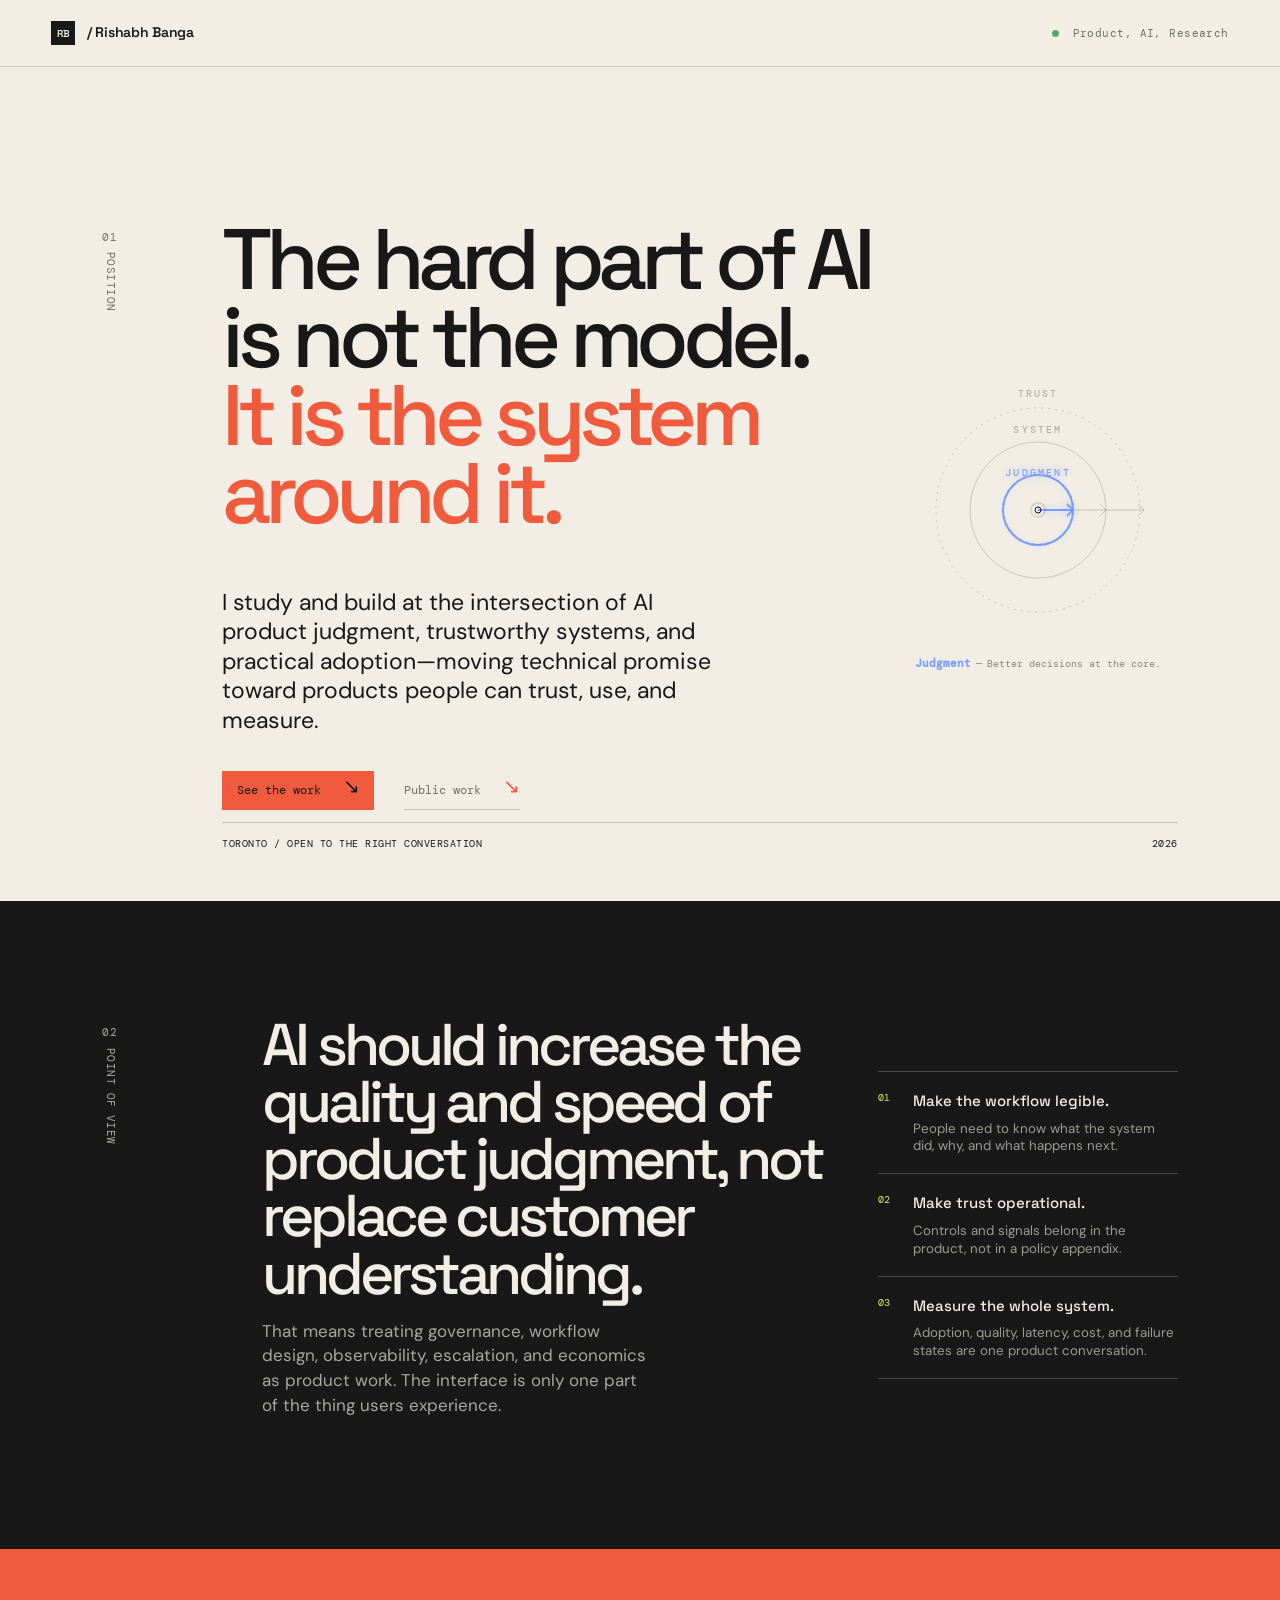
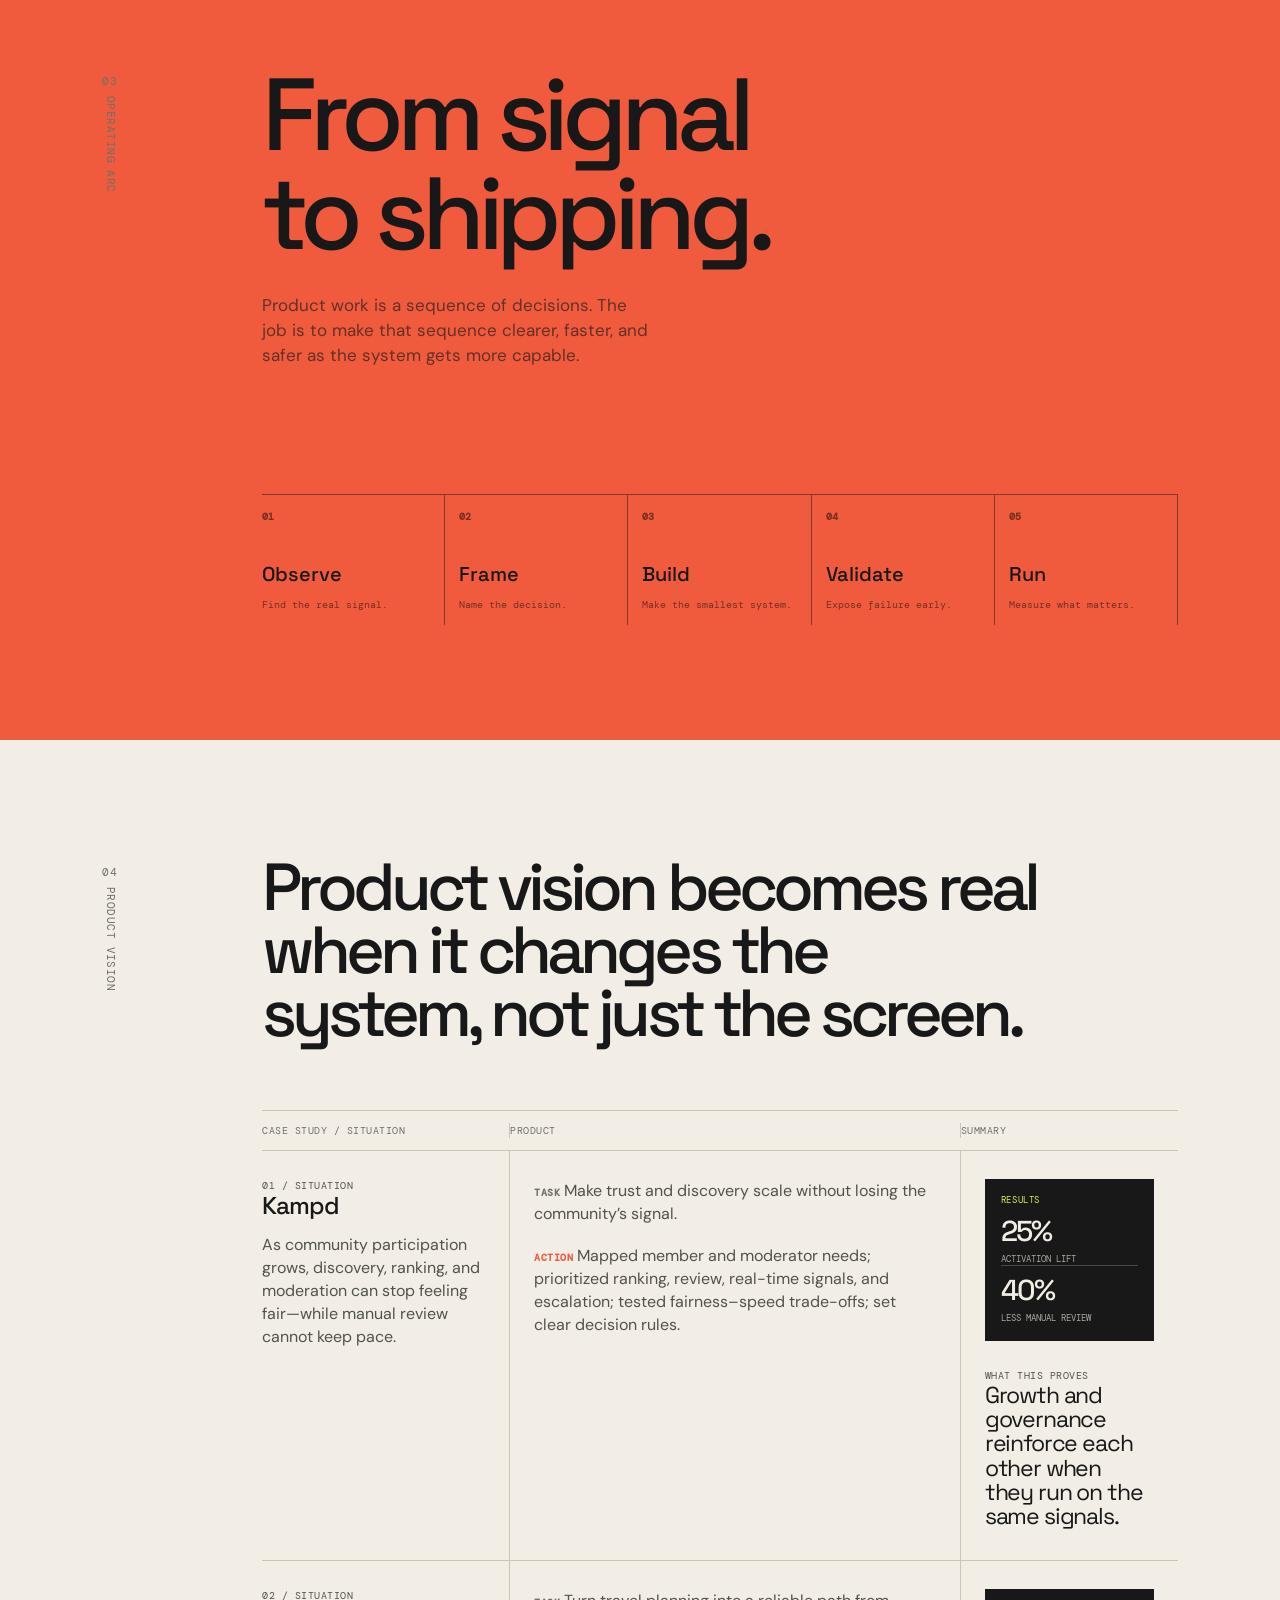
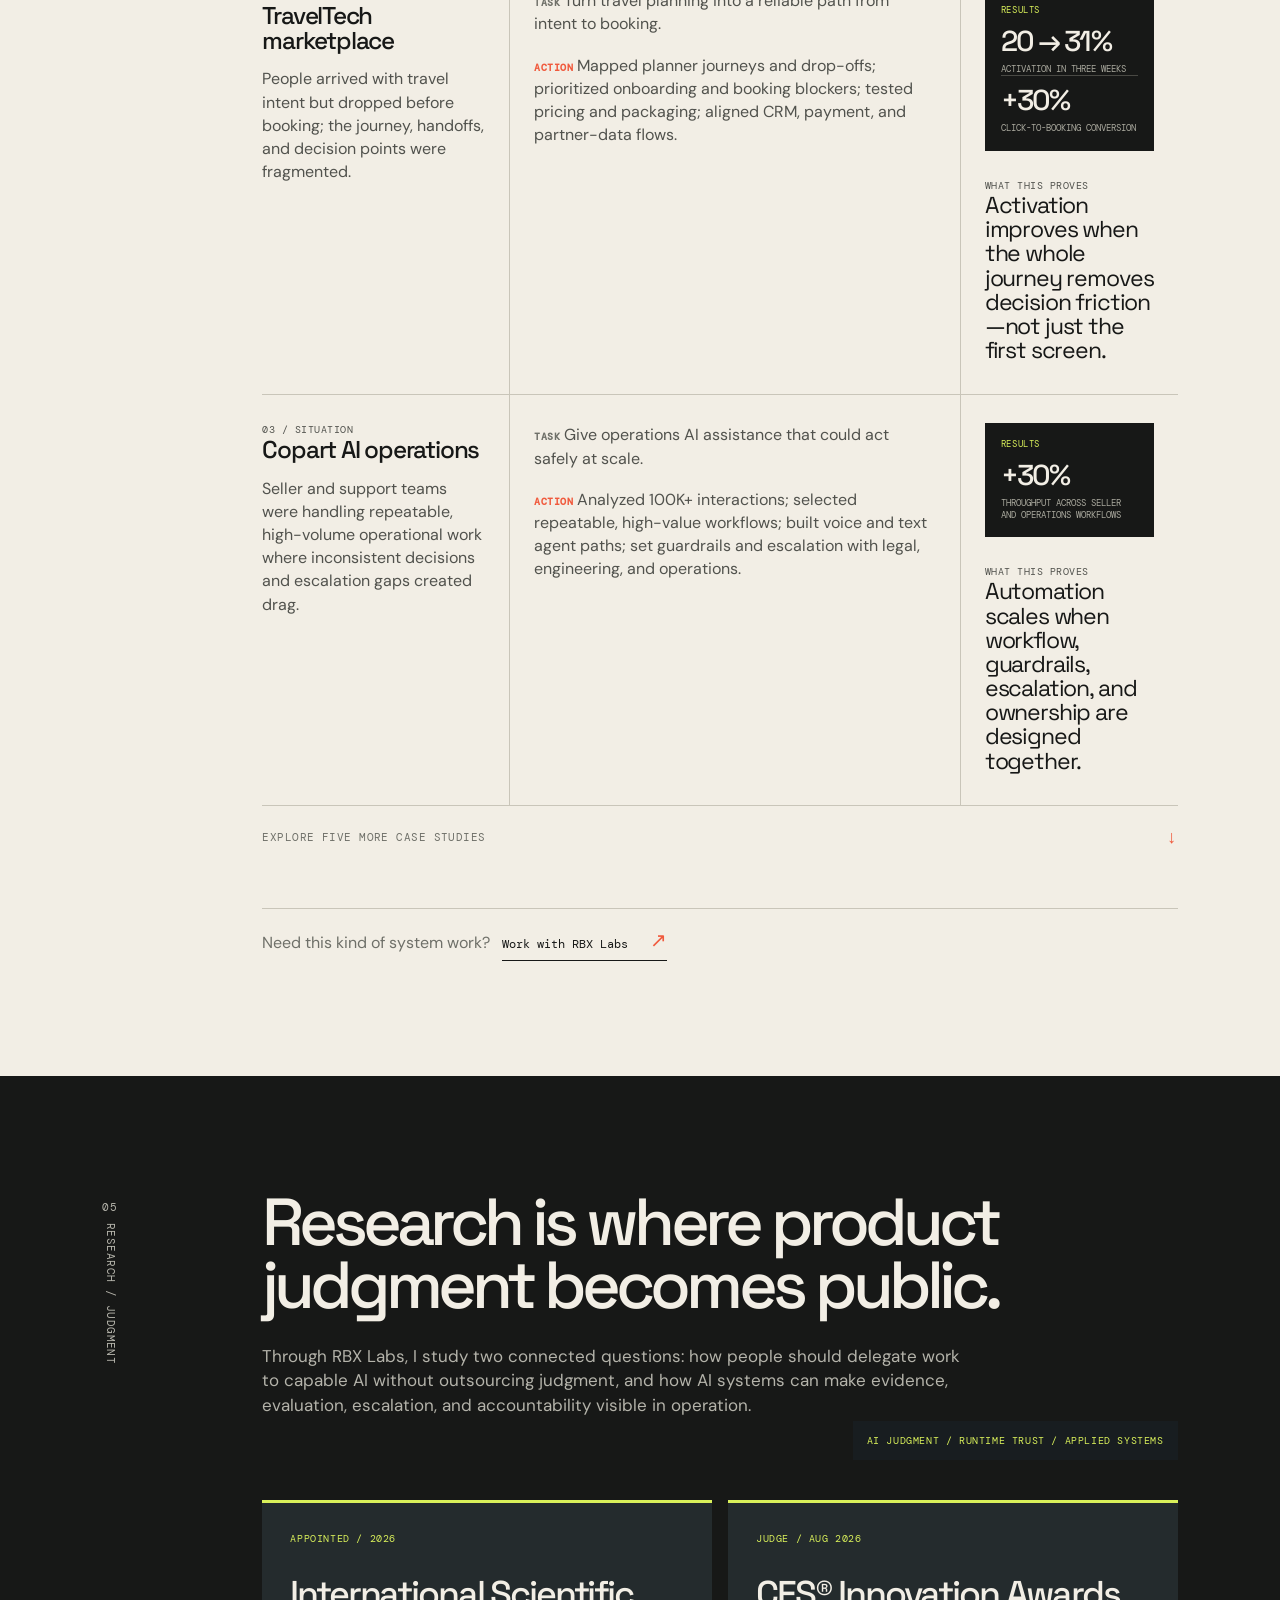
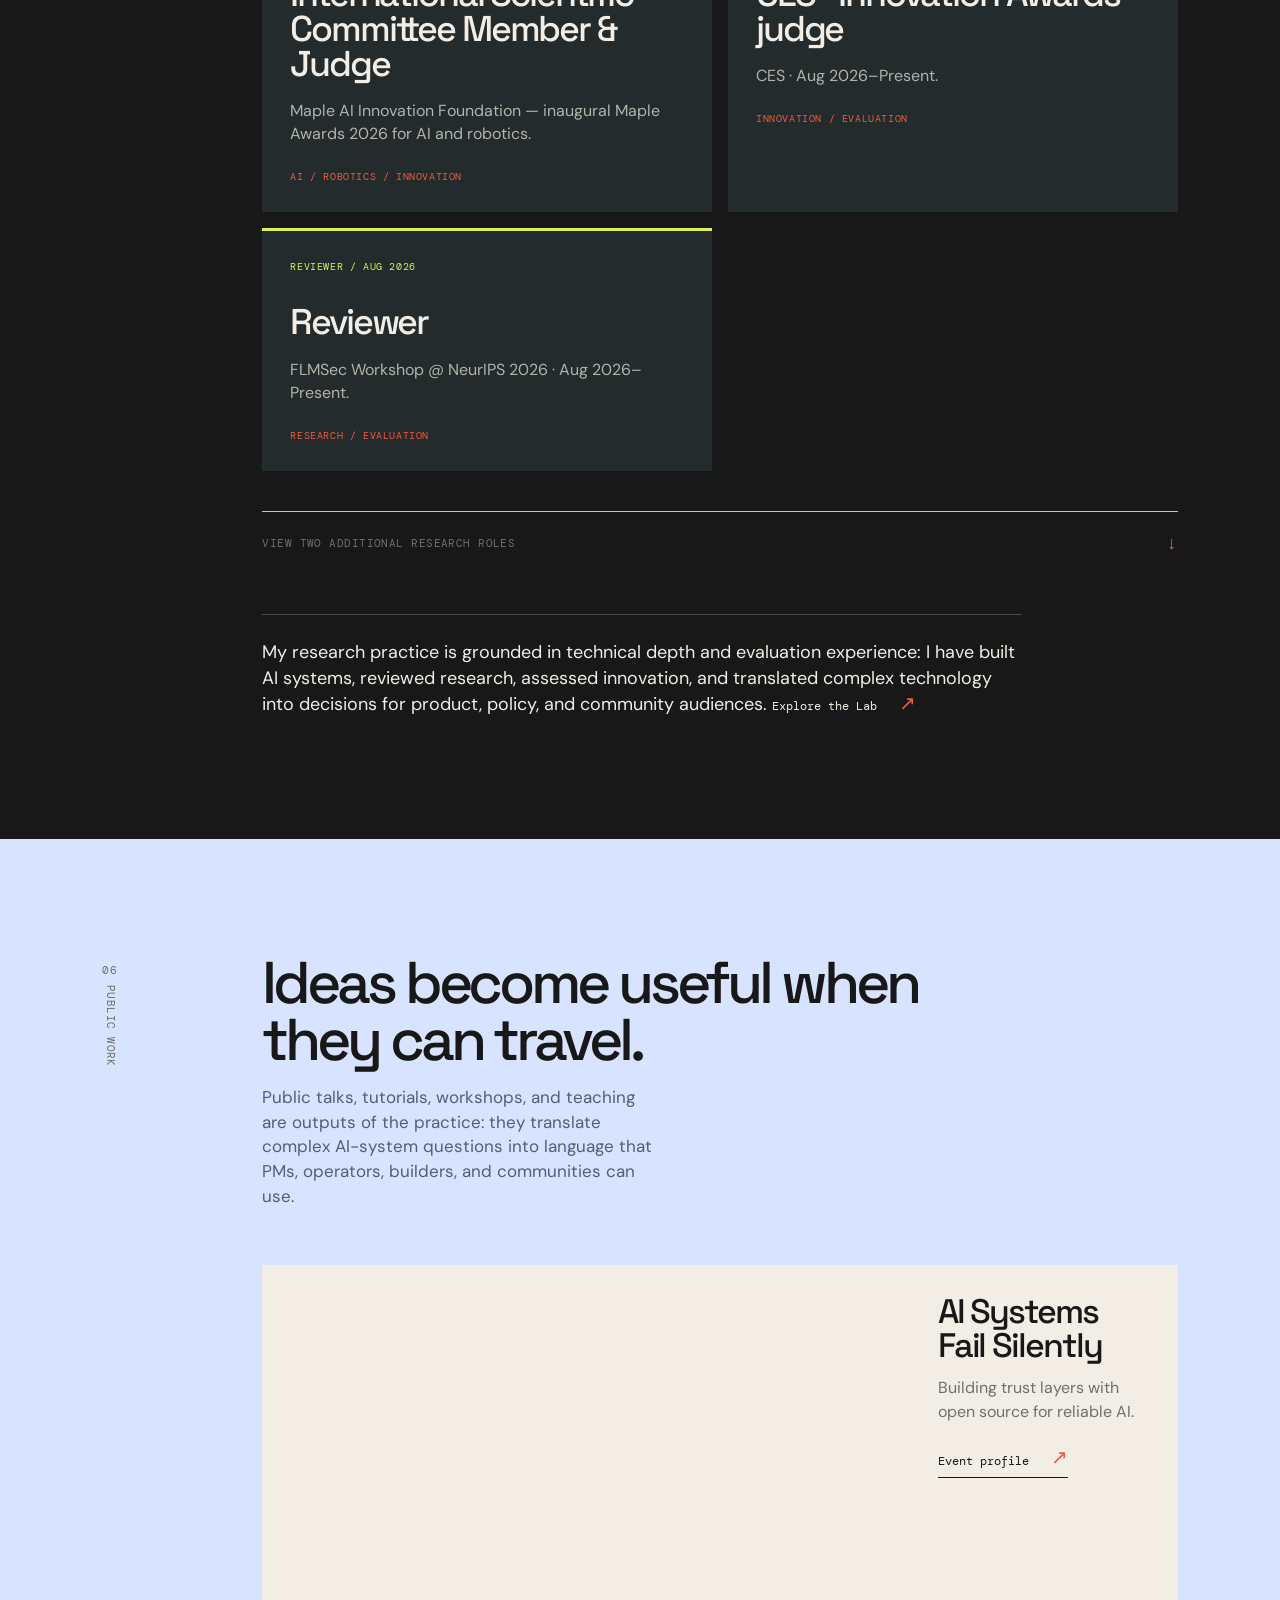
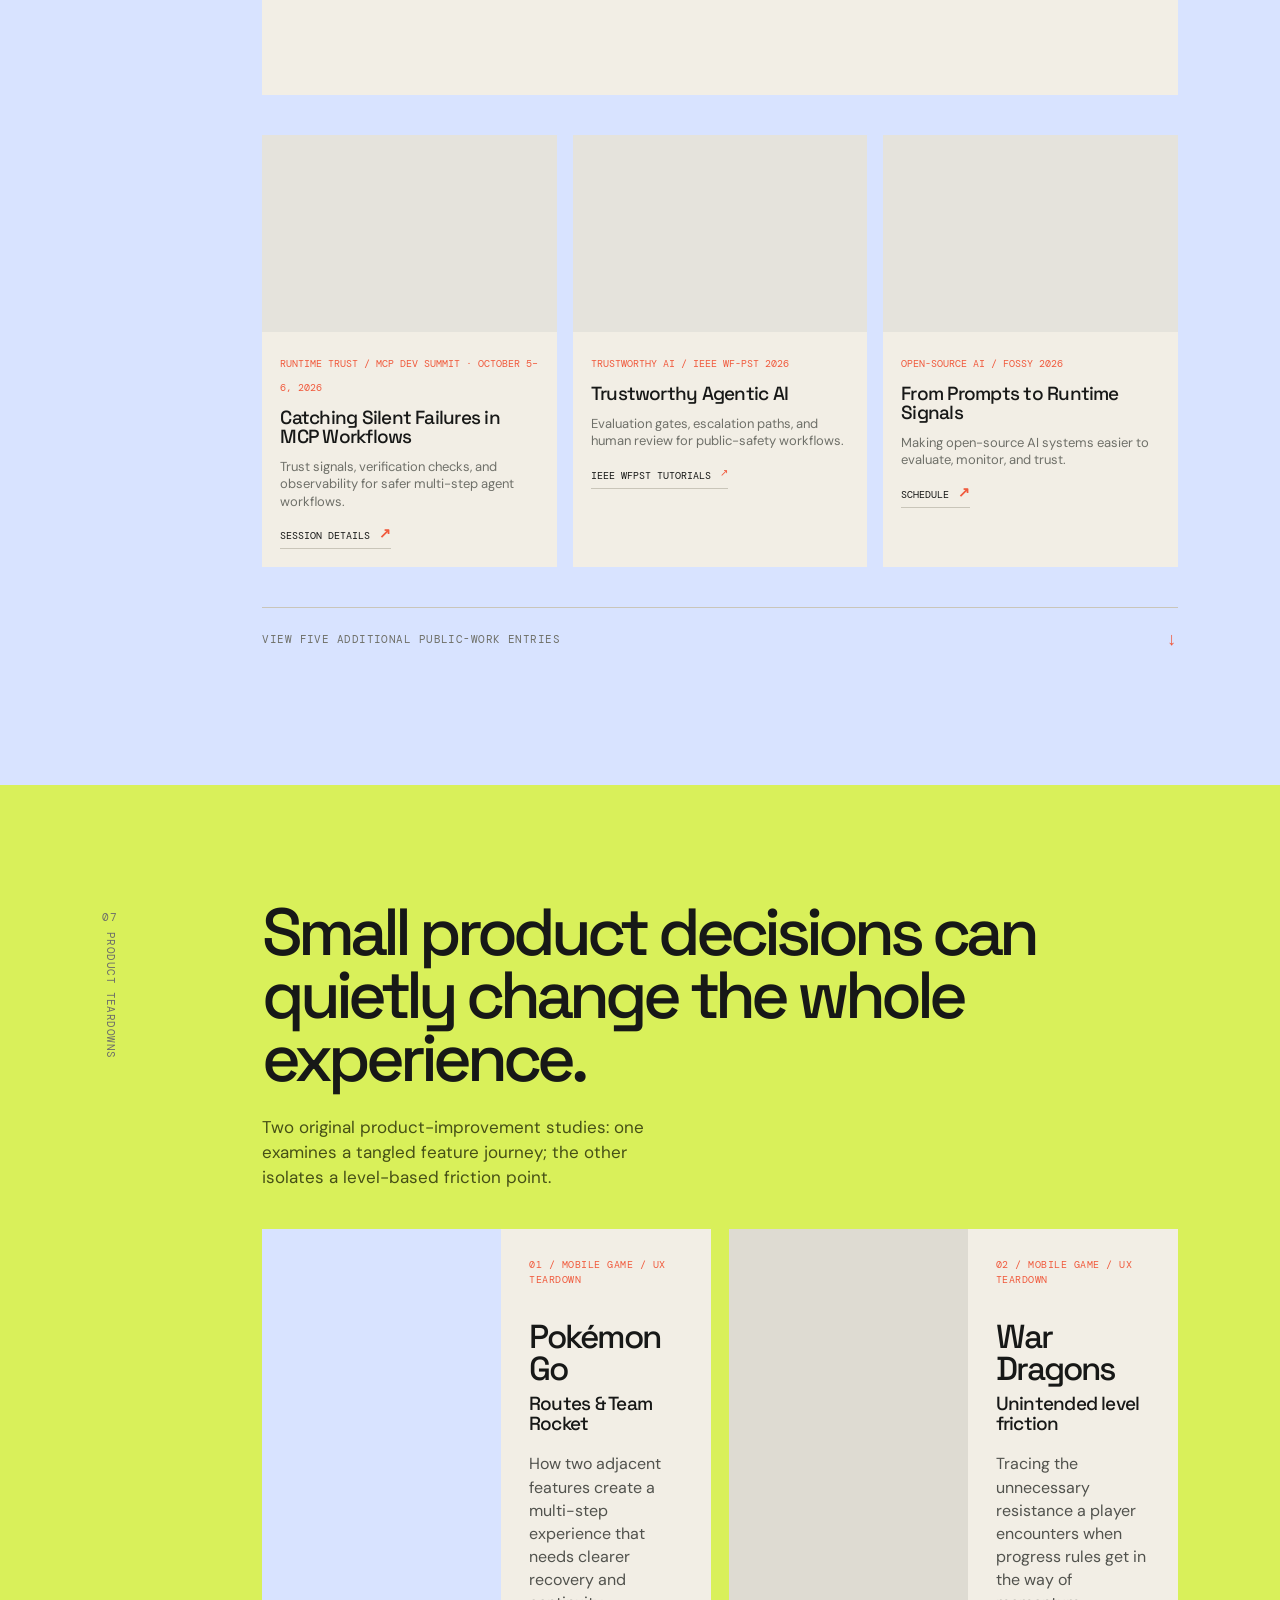
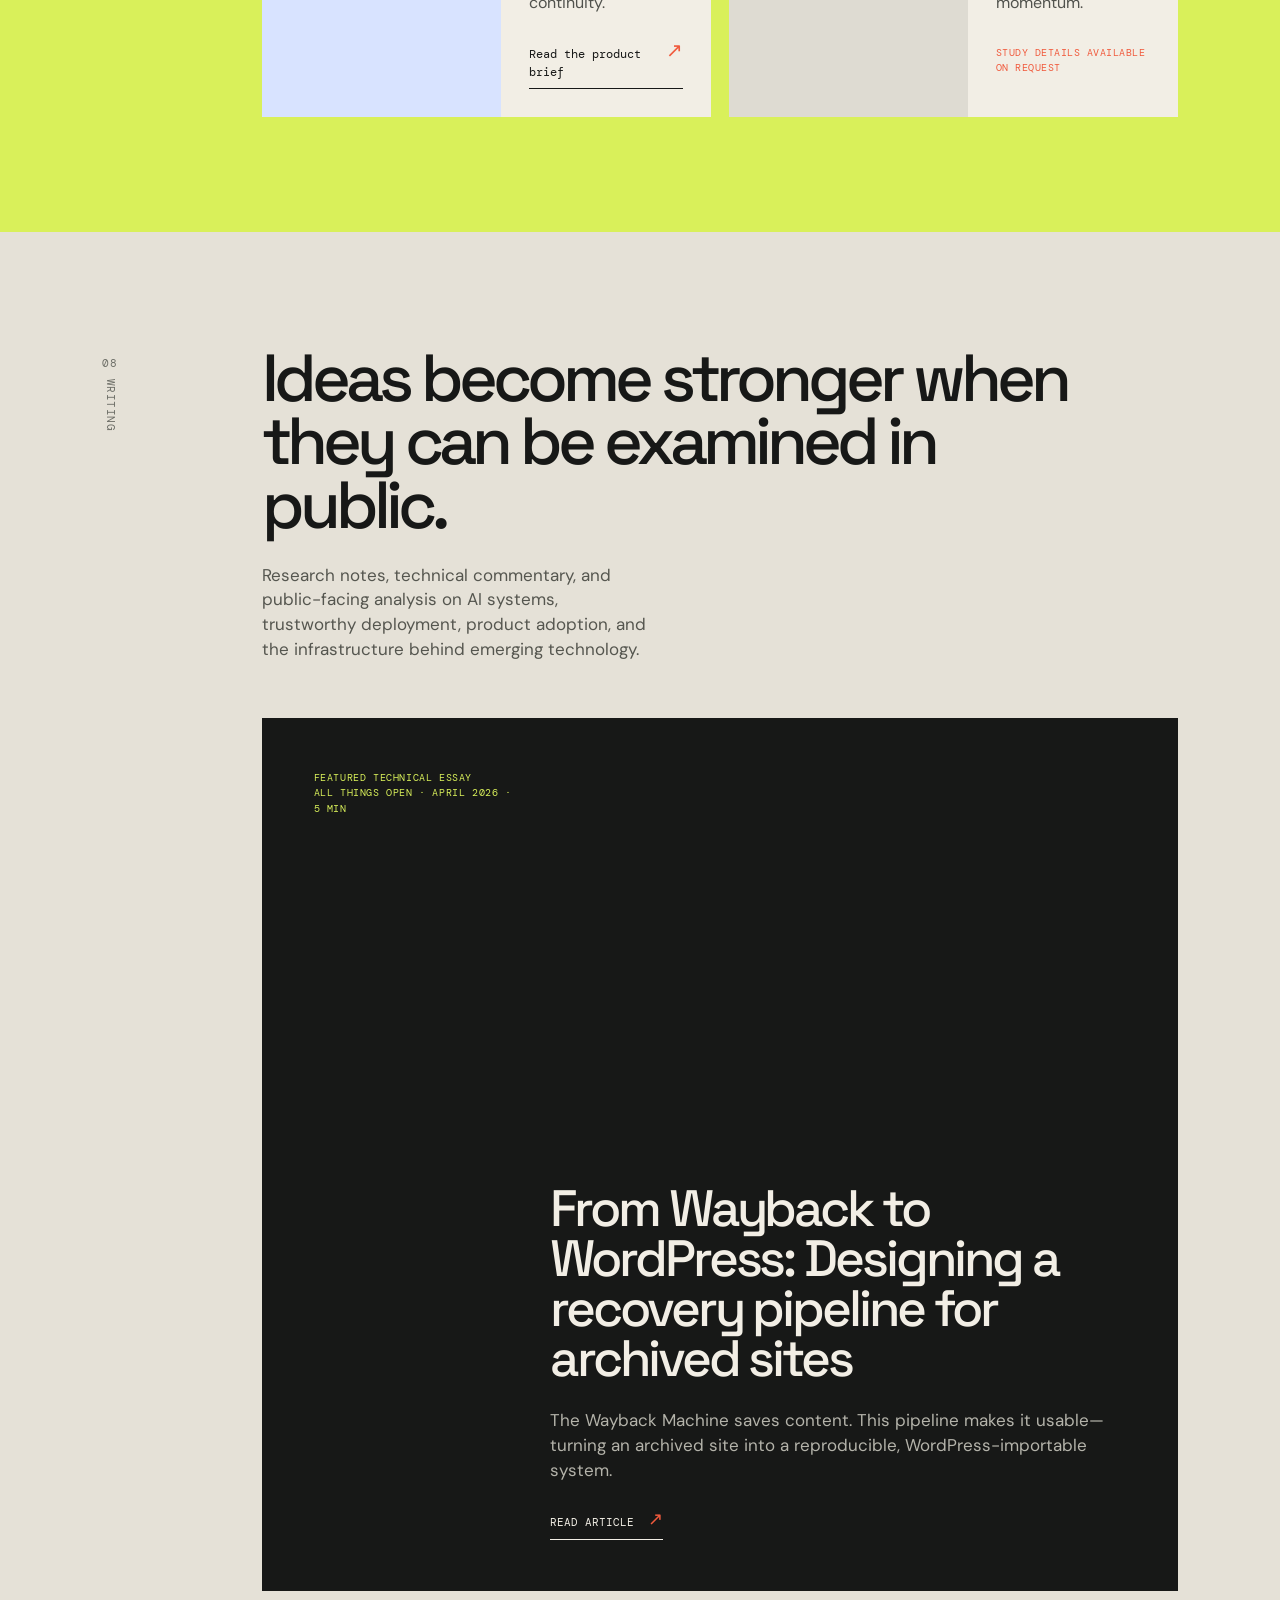
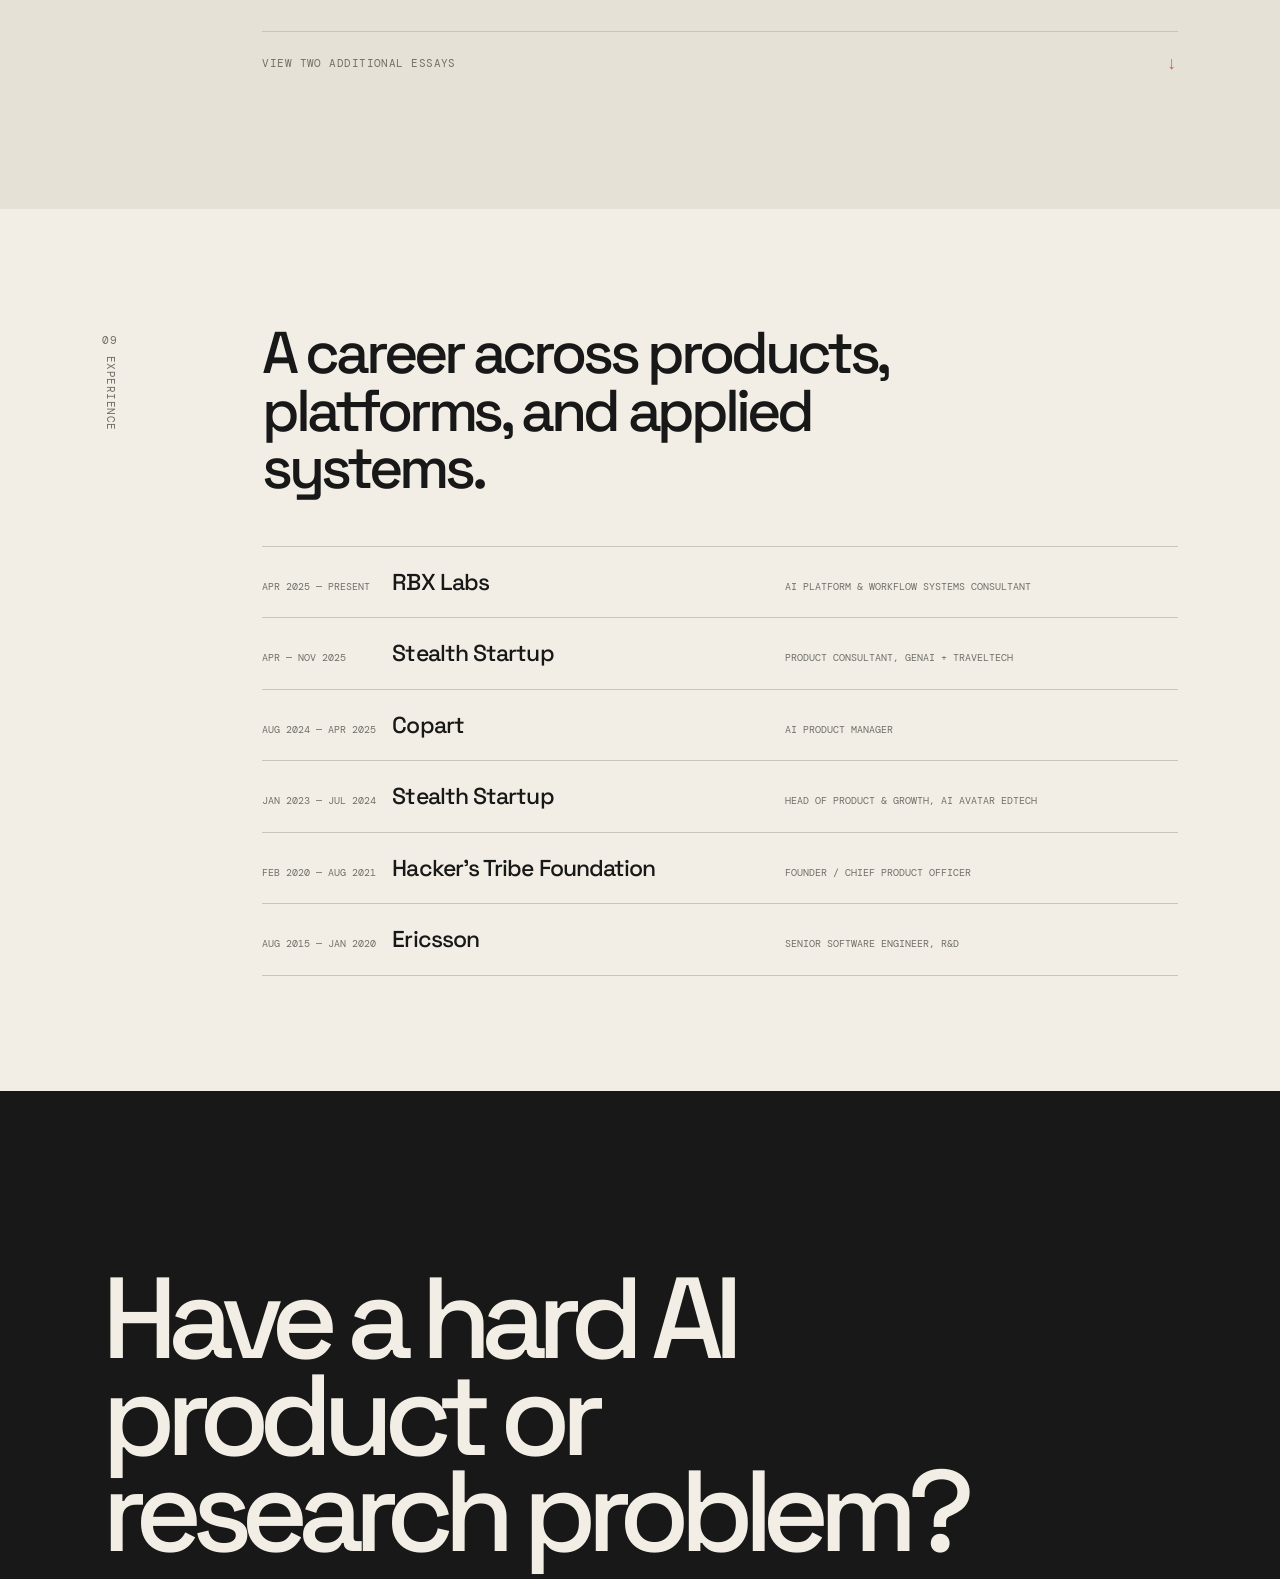
<file: index.html>
<!doctype html>
<html lang="en">
<head>
    <meta charset="utf-8">
    <meta name="viewport" content="width=device-width, initial-scale=1">
    <meta http-equiv="refresh" content="0; url=v2.html">
    <meta name="description" content="Rishabh Banga is an AI product leader, founder of RBX Labs, and research practitioner focused on product judgment, trustworthy systems, and practical AI adoption.">
    <title>Rishabh Banga | AI Product Judgment, Research, and RBX Labs</title>
    <link rel="canonical" href="https://rishabhbanga.github.io/">
</head>
<body>
    <p><a href="v2.html">Open Rishabh Banga’s portfolio</a></p>
</body>
</html>
</file>
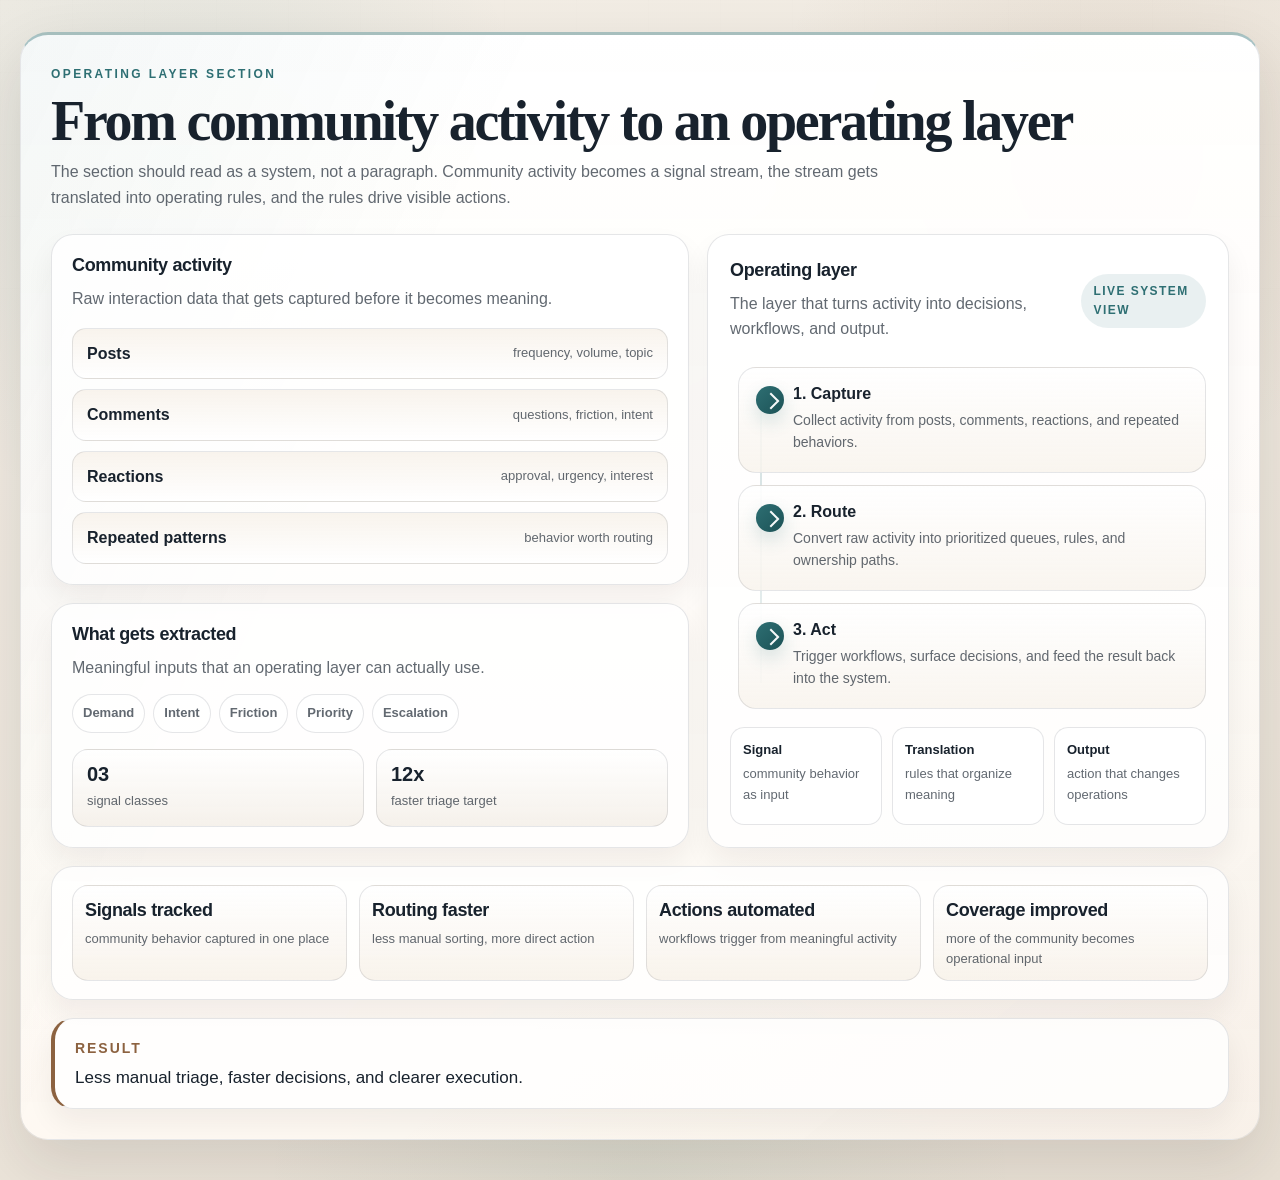
<file: community-operating-layer-mockup.html>
<!doctype html>
<html lang="en">
  <head>
    <meta charset="utf-8">
    <meta name="viewport" content="width=device-width, initial-scale=1">
    <title>Community to Operating Layer Mockup</title>
    <style>
      :root {
        color-scheme: light;
        --bg: #f3eee6;
        --bg-2: #e8e0d4;
        --surface: rgba(255, 250, 244, 0.92);
        --surface-strong: rgba(255, 255, 255, 0.98);
        --text: #18222d;
        --muted: rgba(24, 34, 45, 0.68);
        --line: rgba(43, 54, 65, 0.12);
        --line-strong: rgba(43, 54, 65, 0.2);
        --accent: #2e6f73;
        --accent-2: #8c6240;
        --accent-soft: rgba(46, 111, 115, 0.1);
        --success: #3d7a5e;
        --warning: #9e6d2f;
        --shadow: 0 24px 60px rgba(33, 28, 23, 0.12);
      }

      * { box-sizing: border-box; }

      html, body {
        margin: 0;
        min-height: 100%;
      }

      body {
        font: 16px/1.6 "Avenir Next", "Avenir", "Segoe UI", sans-serif;
        color: var(--text);
        background:
          radial-gradient(circle at 14% 14%, rgba(46, 111, 115, 0.10), transparent 24%),
          radial-gradient(circle at 86% 12%, rgba(140, 98, 64, 0.10), transparent 22%),
          radial-gradient(circle at 50% 100%, rgba(61, 122, 94, 0.08), transparent 28%),
          linear-gradient(160deg, var(--bg), var(--bg-2));
        padding: 32px 20px 40px;
      }

      body::before {
        content: "";
        position: fixed;
        inset: 0;
        pointer-events: none;
        background:
          linear-gradient(rgba(54, 65, 76, 0.04) 1px, transparent 1px),
          linear-gradient(90deg, rgba(54, 65, 76, 0.04) 1px, transparent 1px);
        background-size: 72px 72px;
        mask-image: linear-gradient(180deg, rgba(0, 0, 0, 0.62), transparent 90%);
        opacity: 0.28;
      }

      .frame {
        position: relative;
        z-index: 1;
        width: min(1280px, 100%);
        margin: 0 auto;
      }

      .section {
        position: relative;
        overflow: hidden;
        border: 1px solid var(--line);
        border-top: 3px solid rgba(46, 111, 115, 0.42);
        border-radius: 28px;
        background: linear-gradient(180deg, var(--surface-strong), var(--surface));
        box-shadow: var(--shadow);
        backdrop-filter: blur(16px) saturate(110%);
        padding: 30px;
      }

      .section::before {
        content: "";
        position: absolute;
        inset: 0;
        background:
          linear-gradient(115deg, rgba(46, 111, 115, 0.05), transparent 30%),
          linear-gradient(320deg, rgba(140, 98, 64, 0.05), transparent 35%);
        pointer-events: none;
      }

      .section > * {
        position: relative;
        z-index: 1;
      }

      .title-block {
        display: grid;
        gap: 10px;
        margin-bottom: 24px;
      }

      .eyebrow {
        margin: 0;
        text-transform: uppercase;
        letter-spacing: 0.2em;
        font-size: 12px;
        font-weight: 800;
        color: var(--accent);
      }

      h1 {
        margin: 0;
        font-family: "Iowan Old Style", "Palatino Linotype", Georgia, serif;
        font-size: clamp(34px, 4.8vw, 56px);
        line-height: 0.98;
        letter-spacing: -0.04em;
      }

      .lede {
        margin: 0;
        max-width: 880px;
        font-size: 16px;
        color: var(--muted);
      }

      .content {
        display: grid;
        grid-template-columns: minmax(0, 1.1fr) minmax(0, 0.9fr);
        gap: 18px;
        align-items: start;
      }

      .stack {
        display: grid;
        gap: 18px;
      }

      .card,
      .diagram,
      .metrics,
      .takeaway {
        border: 1px solid var(--line);
        border-radius: 22px;
        background: rgba(255, 255, 255, 0.78);
        box-shadow: 0 14px 28px rgba(30, 25, 20, 0.06);
      }

      .card {
        padding: 20px;
      }

      .card h2,
      .diagram h2 {
        margin: 0;
        font-size: 18px;
        line-height: 1.15;
        letter-spacing: -0.02em;
      }

      .card p,
      .diagram p {
        margin: 10px 0 0;
        color: var(--muted);
      }

      .signal-list {
        display: grid;
        gap: 10px;
        margin-top: 16px;
      }

      .signal {
        display: flex;
        align-items: center;
        justify-content: space-between;
        gap: 12px;
        padding: 12px 14px;
        border-radius: 14px;
        background: linear-gradient(180deg, rgba(248, 243, 236, 0.96), rgba(255, 255, 255, 0.9));
        border: 1px solid var(--line);
      }

      .signal strong {
        font-weight: 700;
      }

      .signal span:last-child {
        color: var(--muted);
        font-size: 13px;
      }

      .mini-metrics {
        display: grid;
        grid-template-columns: repeat(2, minmax(0, 1fr));
        gap: 12px;
        margin-top: 16px;
      }

      .mini-metric {
        padding: 14px;
        border-radius: 16px;
        border: 1px solid var(--line);
        background: linear-gradient(180deg, rgba(255,255,255,0.9), rgba(244, 239, 232, 0.88));
      }

      .mini-metric b {
        display: block;
        font-size: 20px;
        line-height: 1;
      }

      .mini-metric span {
        display: block;
        margin-top: 7px;
        color: var(--muted);
        font-size: 13px;
      }

      .diagram {
        padding: 22px;
        min-height: 100%;
        display: grid;
        gap: 18px;
      }

      .diagram-top {
        display: flex;
        align-items: center;
        justify-content: space-between;
        gap: 12px;
      }

      .badge {
        display: inline-flex;
        align-items: center;
        gap: 8px;
        padding: 8px 12px;
        border-radius: 999px;
        background: var(--accent-soft);
        color: var(--accent);
        font-size: 12px;
        font-weight: 800;
        text-transform: uppercase;
        letter-spacing: 0.12em;
      }

      .pipeline {
        position: relative;
        display: grid;
        gap: 12px;
        padding: 4px 0 0;
      }

      .pipeline::before {
        content: "";
        position: absolute;
        top: 26px;
        bottom: 26px;
        left: 30px;
        width: 2px;
        background: linear-gradient(180deg, rgba(46, 111, 115, 0.22), rgba(46, 111, 115, 0.10));
      }

      .step {
        position: relative;
        margin-left: 8px;
        padding: 16px 16px 16px 54px;
        border-radius: 18px;
        border: 1px solid var(--line);
        background: linear-gradient(180deg, rgba(255,255,255,0.93), rgba(248,243,236,0.84));
      }

      .step::before {
        content: "";
        position: absolute;
        left: 17px;
        top: 18px;
        width: 28px;
        height: 28px;
        border-radius: 999px;
        background: linear-gradient(135deg, var(--accent), #1c5256);
        box-shadow: 0 8px 18px rgba(46, 111, 115, 0.18);
      }

      .step::after {
        content: "";
        position: absolute;
        left: 26px;
        top: 27px;
        width: 10px;
        height: 10px;
        border-right: 2px solid rgba(255,255,255,0.96);
        border-top: 2px solid rgba(255,255,255,0.96);
        transform: rotate(45deg);
      }

      .step h3 {
        margin: 0;
        font-size: 16px;
        line-height: 1.2;
      }

      .step p {
        margin: 6px 0 0;
        color: var(--muted);
        font-size: 14px;
      }

      .legend {
        display: grid;
        grid-template-columns: repeat(3, minmax(0, 1fr));
        gap: 10px;
      }

      .legend-item {
        padding: 12px;
        border-radius: 14px;
        border: 1px solid var(--line);
        background: rgba(255,255,255,0.74);
        color: var(--muted);
        font-size: 13px;
      }

      .legend-item strong {
        display: block;
        margin-bottom: 4px;
        color: var(--text);
        font-size: 13px;
      }

      .metrics {
        margin-top: 18px;
        padding: 18px 20px;
        display: grid;
        grid-template-columns: repeat(4, minmax(0, 1fr));
        gap: 12px;
      }

      .metric {
        padding: 10px 12px;
        border-radius: 16px;
        background: linear-gradient(180deg, rgba(255,255,255,0.92), rgba(247, 241, 233, 0.84));
        border: 1px solid var(--line);
      }

      .metric b {
        display: block;
        font-size: 18px;
        letter-spacing: -0.02em;
      }

      .metric span {
        display: block;
        margin-top: 4px;
        color: var(--muted);
        font-size: 13px;
      }

      .takeaway {
        margin-top: 18px;
        padding: 18px 20px;
        display: flex;
        align-items: center;
        justify-content: space-between;
        gap: 16px;
        border-left: 4px solid var(--accent-2);
      }

      .takeaway strong {
        display: block;
        font-size: 14px;
        text-transform: uppercase;
        letter-spacing: 0.14em;
        color: var(--accent-2);
        margin-bottom: 6px;
      }

      .takeaway p {
        margin: 0;
        font-size: 17px;
        line-height: 1.45;
      }

      .chip-row {
        display: flex;
        flex-wrap: wrap;
        gap: 8px;
        margin-top: 14px;
      }

      .chip {
        padding: 8px 10px;
        border-radius: 999px;
        border: 1px solid var(--line);
        background: rgba(255,255,255,0.82);
        color: var(--muted);
        font-size: 13px;
        font-weight: 600;
      }

      @media (max-width: 980px) {
        .content,
        .metrics {
          grid-template-columns: 1fr;
        }

        .legend {
          grid-template-columns: 1fr;
        }

        .takeaway {
          flex-direction: column;
          align-items: flex-start;
        }
      }

      @media (max-width: 680px) {
        body {
          padding: 16px;
        }

        .section {
          padding: 20px;
          border-radius: 22px;
        }

        .card,
        .diagram {
          padding: 18px;
        }

        .step {
          padding-left: 48px;
        }

        .step::before {
          left: 14px;
        }

        .step::after {
          left: 23px;
        }

        .pipeline::before {
          left: 27px;
        }
      }
    </style>
  </head>
  <body>
    <main class="frame">
      <section class="section" aria-labelledby="section-title">
        <div class="title-block">
          <p class="eyebrow">Operating layer section</p>
          <h1 id="section-title">From community activity to an operating layer</h1>
          <p class="lede">
            The section should read as a system, not a paragraph. Community activity becomes a signal stream,
            the stream gets translated into operating rules, and the rules drive visible actions.
          </p>
        </div>

        <div class="content">
          <div class="stack">
            <article class="card">
              <h2>Community activity</h2>
              <p>Raw interaction data that gets captured before it becomes meaning.</p>
              <div class="signal-list" aria-label="Community signals">
                <div class="signal"><strong>Posts</strong><span>frequency, volume, topic</span></div>
                <div class="signal"><strong>Comments</strong><span>questions, friction, intent</span></div>
                <div class="signal"><strong>Reactions</strong><span>approval, urgency, interest</span></div>
                <div class="signal"><strong>Repeated patterns</strong><span>behavior worth routing</span></div>
              </div>
            </article>

            <article class="card">
              <h2>What gets extracted</h2>
              <p>Meaningful inputs that an operating layer can actually use.</p>
              <div class="chip-row" aria-label="Extracted outputs">
                <span class="chip">Demand</span>
                <span class="chip">Intent</span>
                <span class="chip">Friction</span>
                <span class="chip">Priority</span>
                <span class="chip">Escalation</span>
              </div>
              <div class="mini-metrics">
                <div class="mini-metric">
                  <b>03</b>
                  <span>signal classes</span>
                </div>
                <div class="mini-metric">
                  <b>12x</b>
                  <span>faster triage target</span>
                </div>
              </div>
            </article>
          </div>

          <aside class="diagram">
            <div class="diagram-top">
              <div>
                <h2>Operating layer</h2>
                <p>The layer that turns activity into decisions, workflows, and output.</p>
              </div>
              <span class="badge">Live system view</span>
            </div>

            <div class="pipeline" aria-label="Operating layer pipeline">
              <div class="step">
                <h3>1. Capture</h3>
                <p>Collect activity from posts, comments, reactions, and repeated behaviors.</p>
              </div>
              <div class="step">
                <h3>2. Route</h3>
                <p>Convert raw activity into prioritized queues, rules, and ownership paths.</p>
              </div>
              <div class="step">
                <h3>3. Act</h3>
                <p>Trigger workflows, surface decisions, and feed the result back into the system.</p>
              </div>
            </div>

            <div class="legend">
              <div class="legend-item">
                <strong>Signal</strong>
                community behavior as input
              </div>
              <div class="legend-item">
                <strong>Translation</strong>
                rules that organize meaning
              </div>
              <div class="legend-item">
                <strong>Output</strong>
                action that changes operations
              </div>
            </div>
          </aside>
        </div>

        <div class="metrics" aria-label="Section metrics">
          <div class="metric">
            <b>Signals tracked</b>
            <span>community behavior captured in one place</span>
          </div>
          <div class="metric">
            <b>Routing faster</b>
            <span>less manual sorting, more direct action</span>
          </div>
          <div class="metric">
            <b>Actions automated</b>
            <span>workflows trigger from meaningful activity</span>
          </div>
          <div class="metric">
            <b>Coverage improved</b>
            <span>more of the community becomes operational input</span>
          </div>
        </div>

        <div class="takeaway">
          <div>
            <strong>Result</strong>
            <p>Less manual triage, faster decisions, and clearer execution.</p>
          </div>
        </div>
      </section>
    </main>
  </body>
</html>
</file>
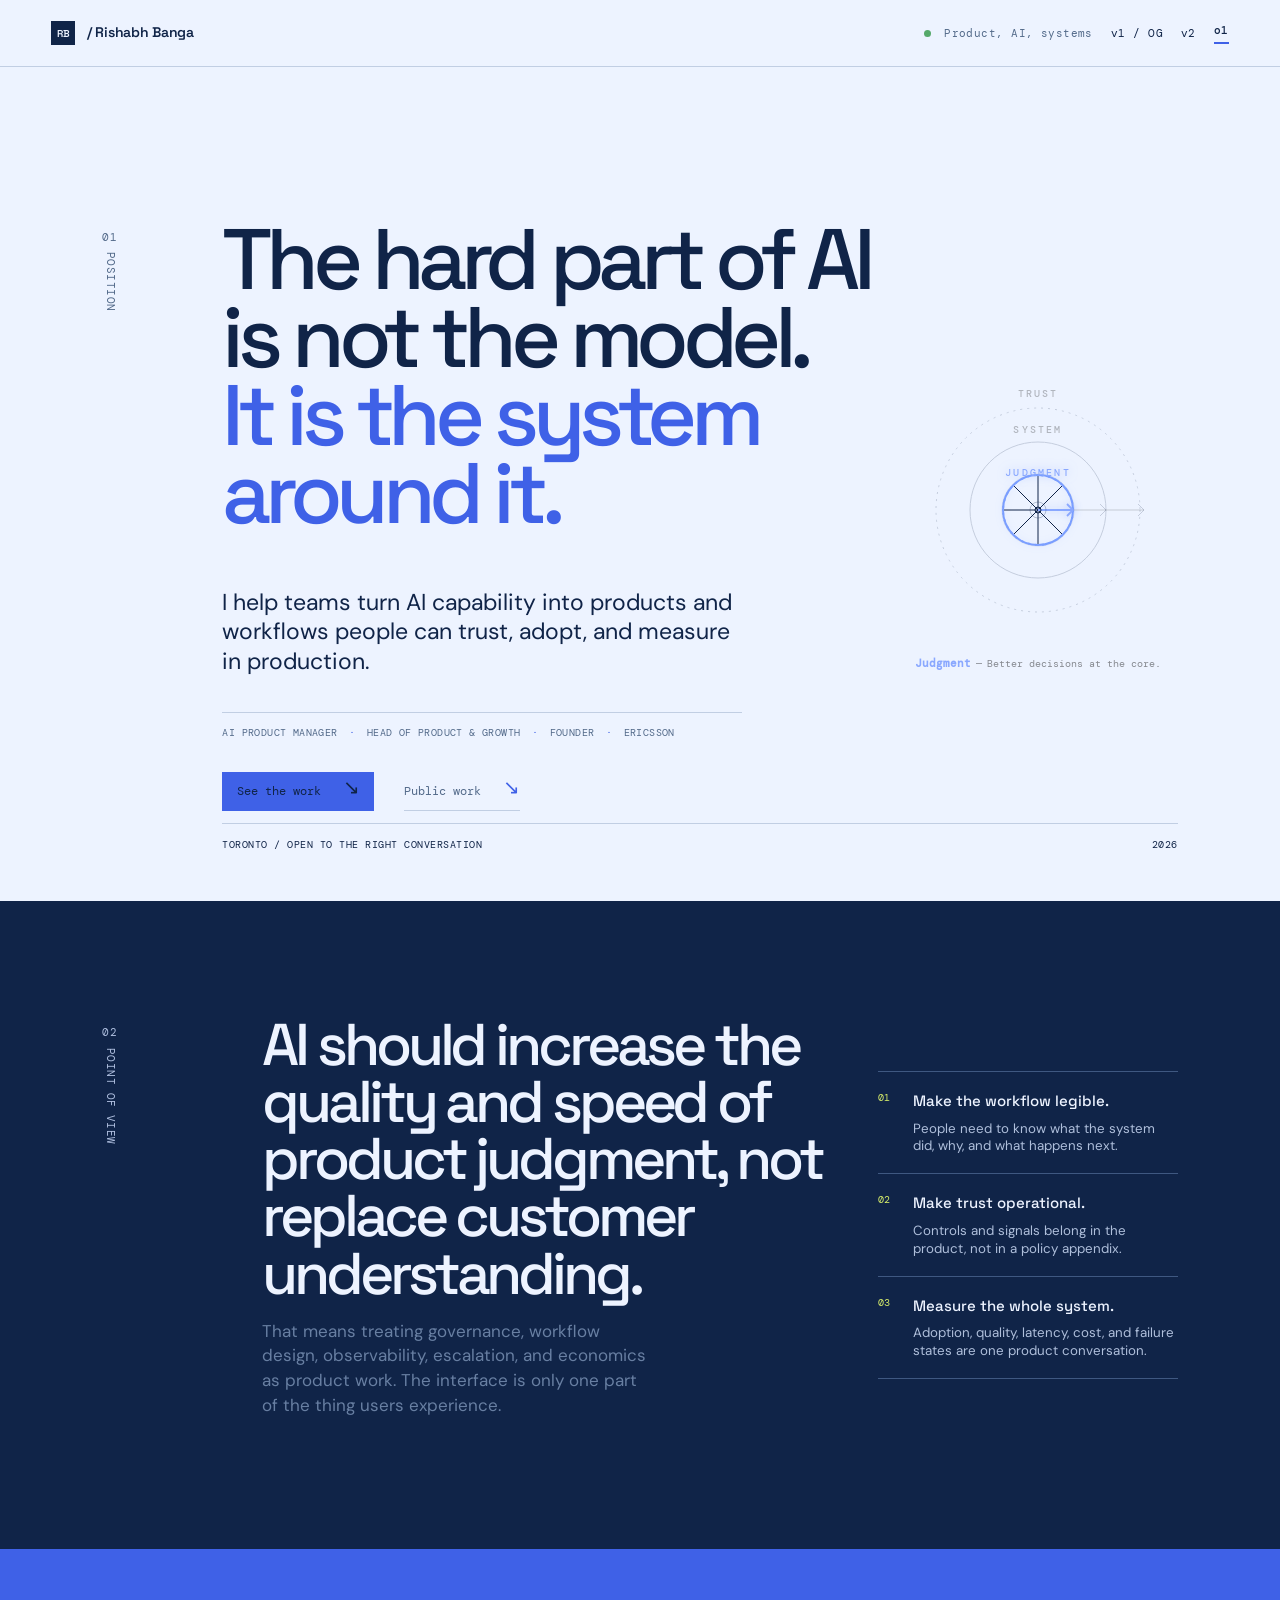
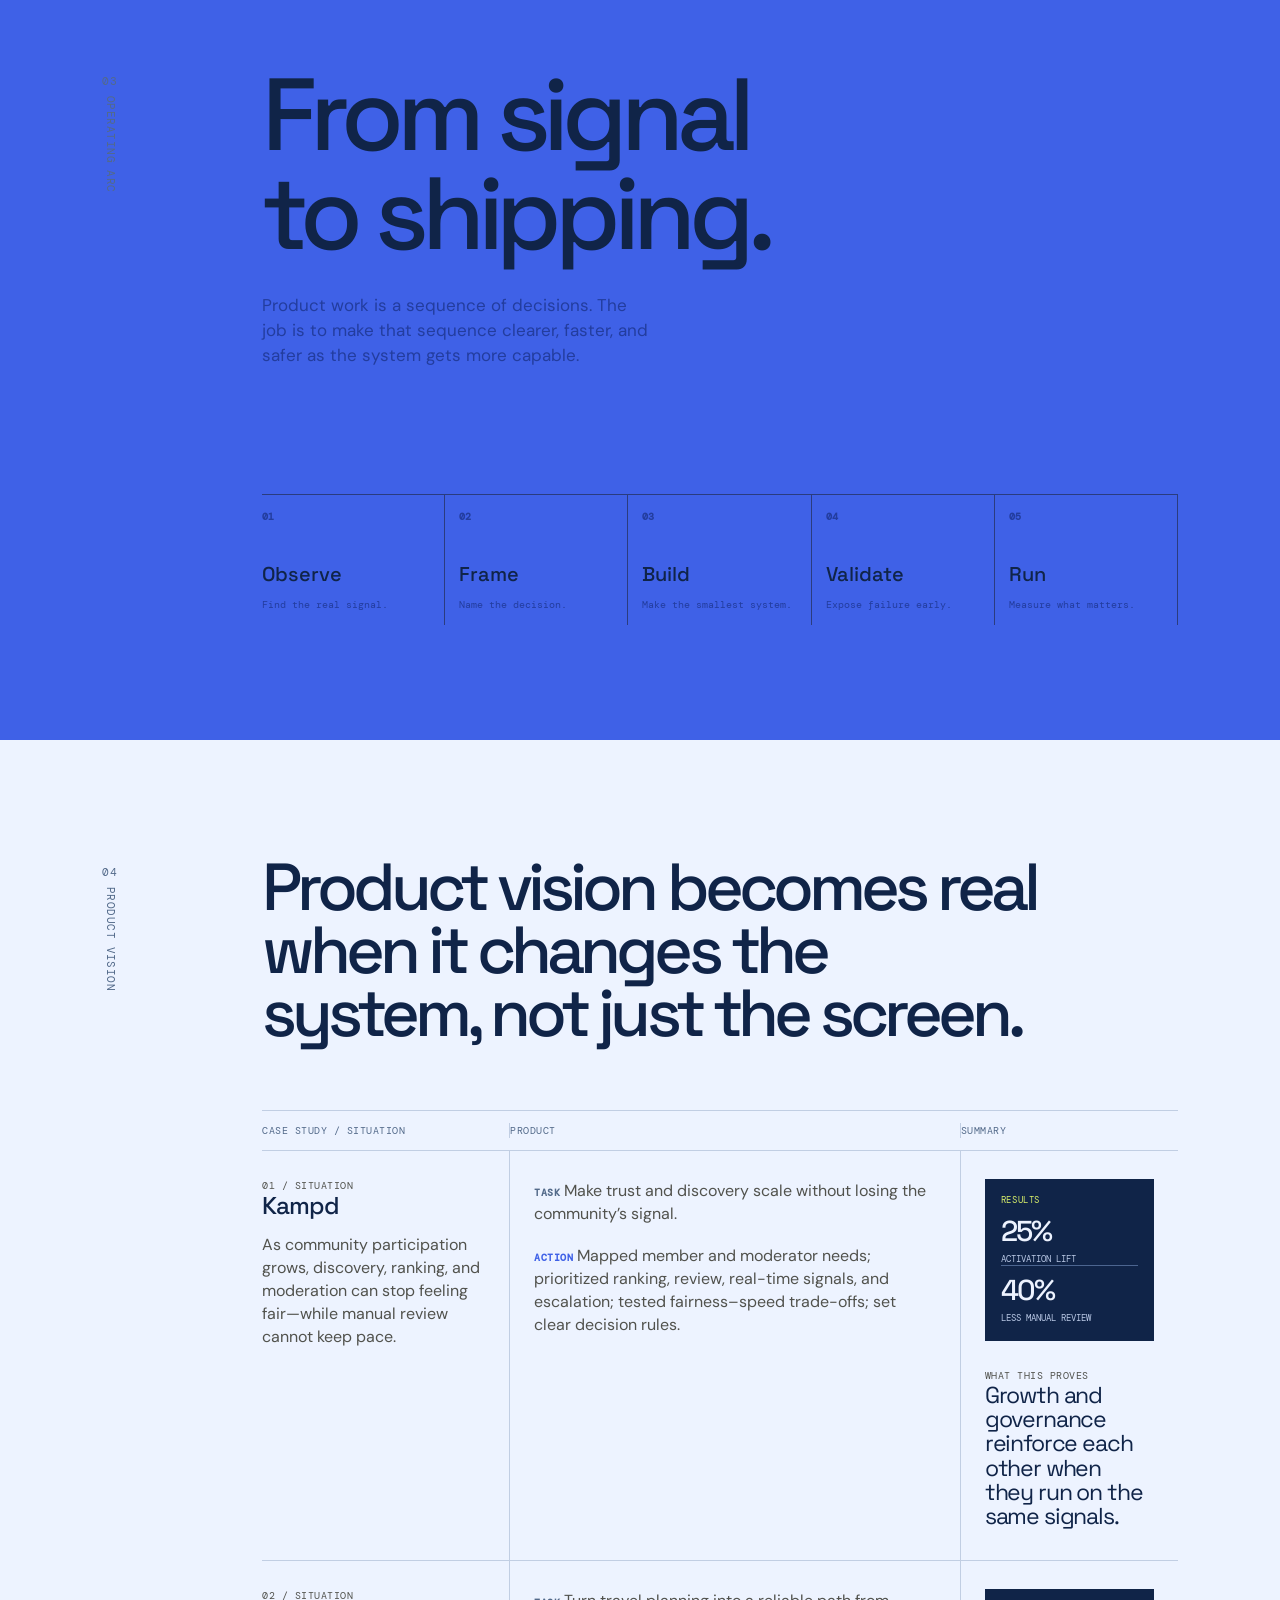
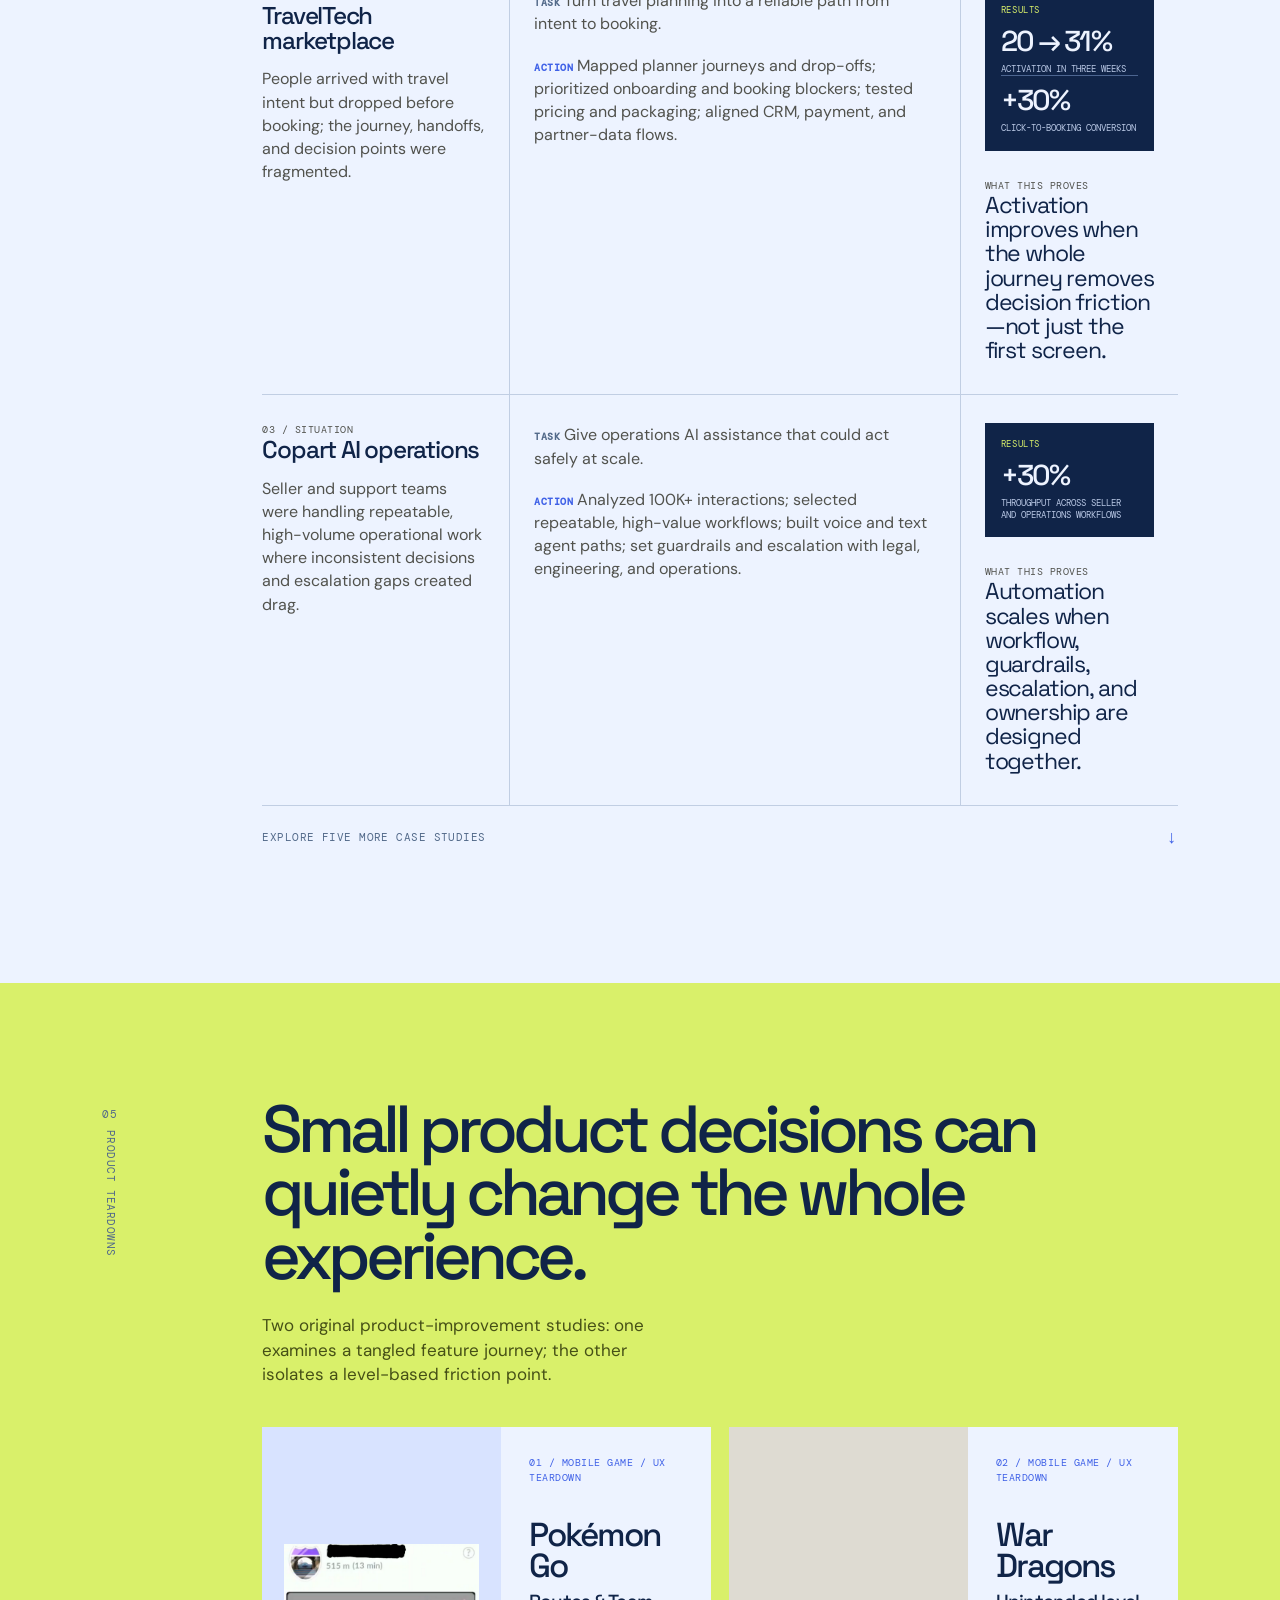
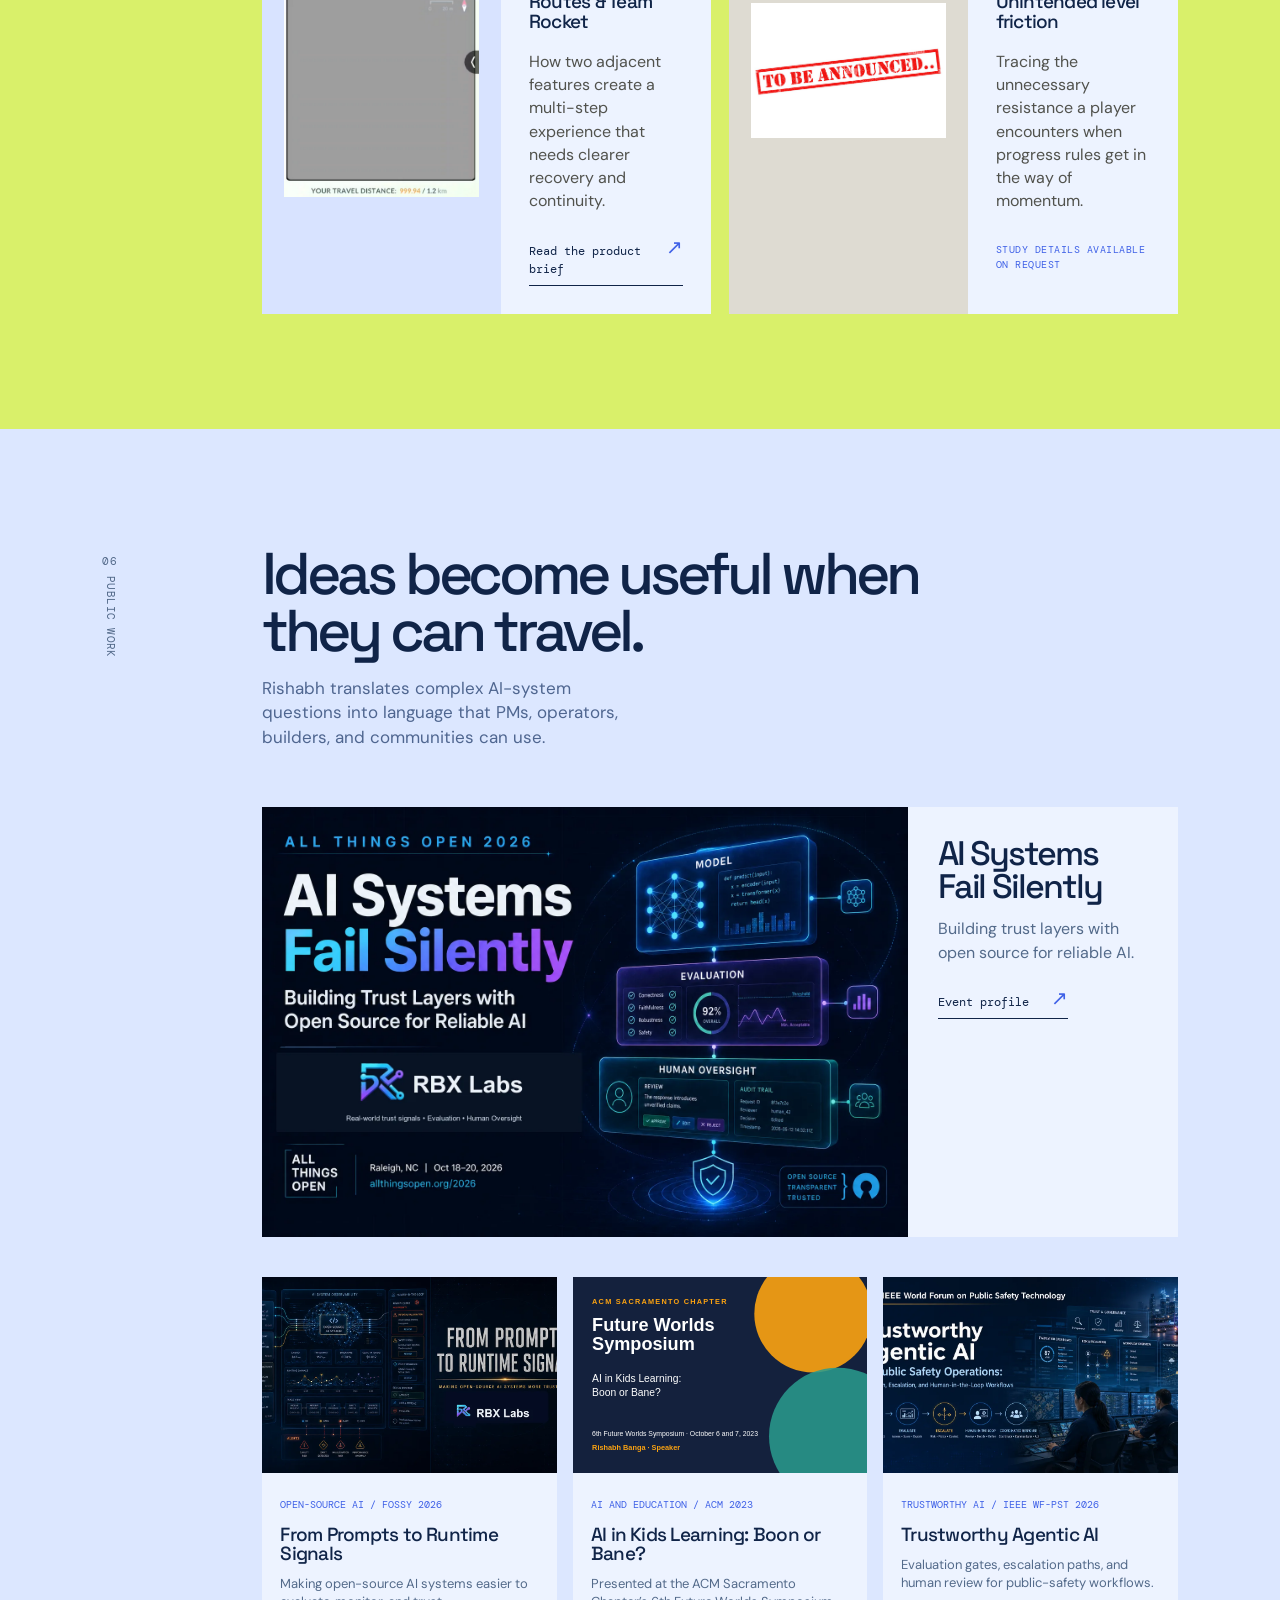
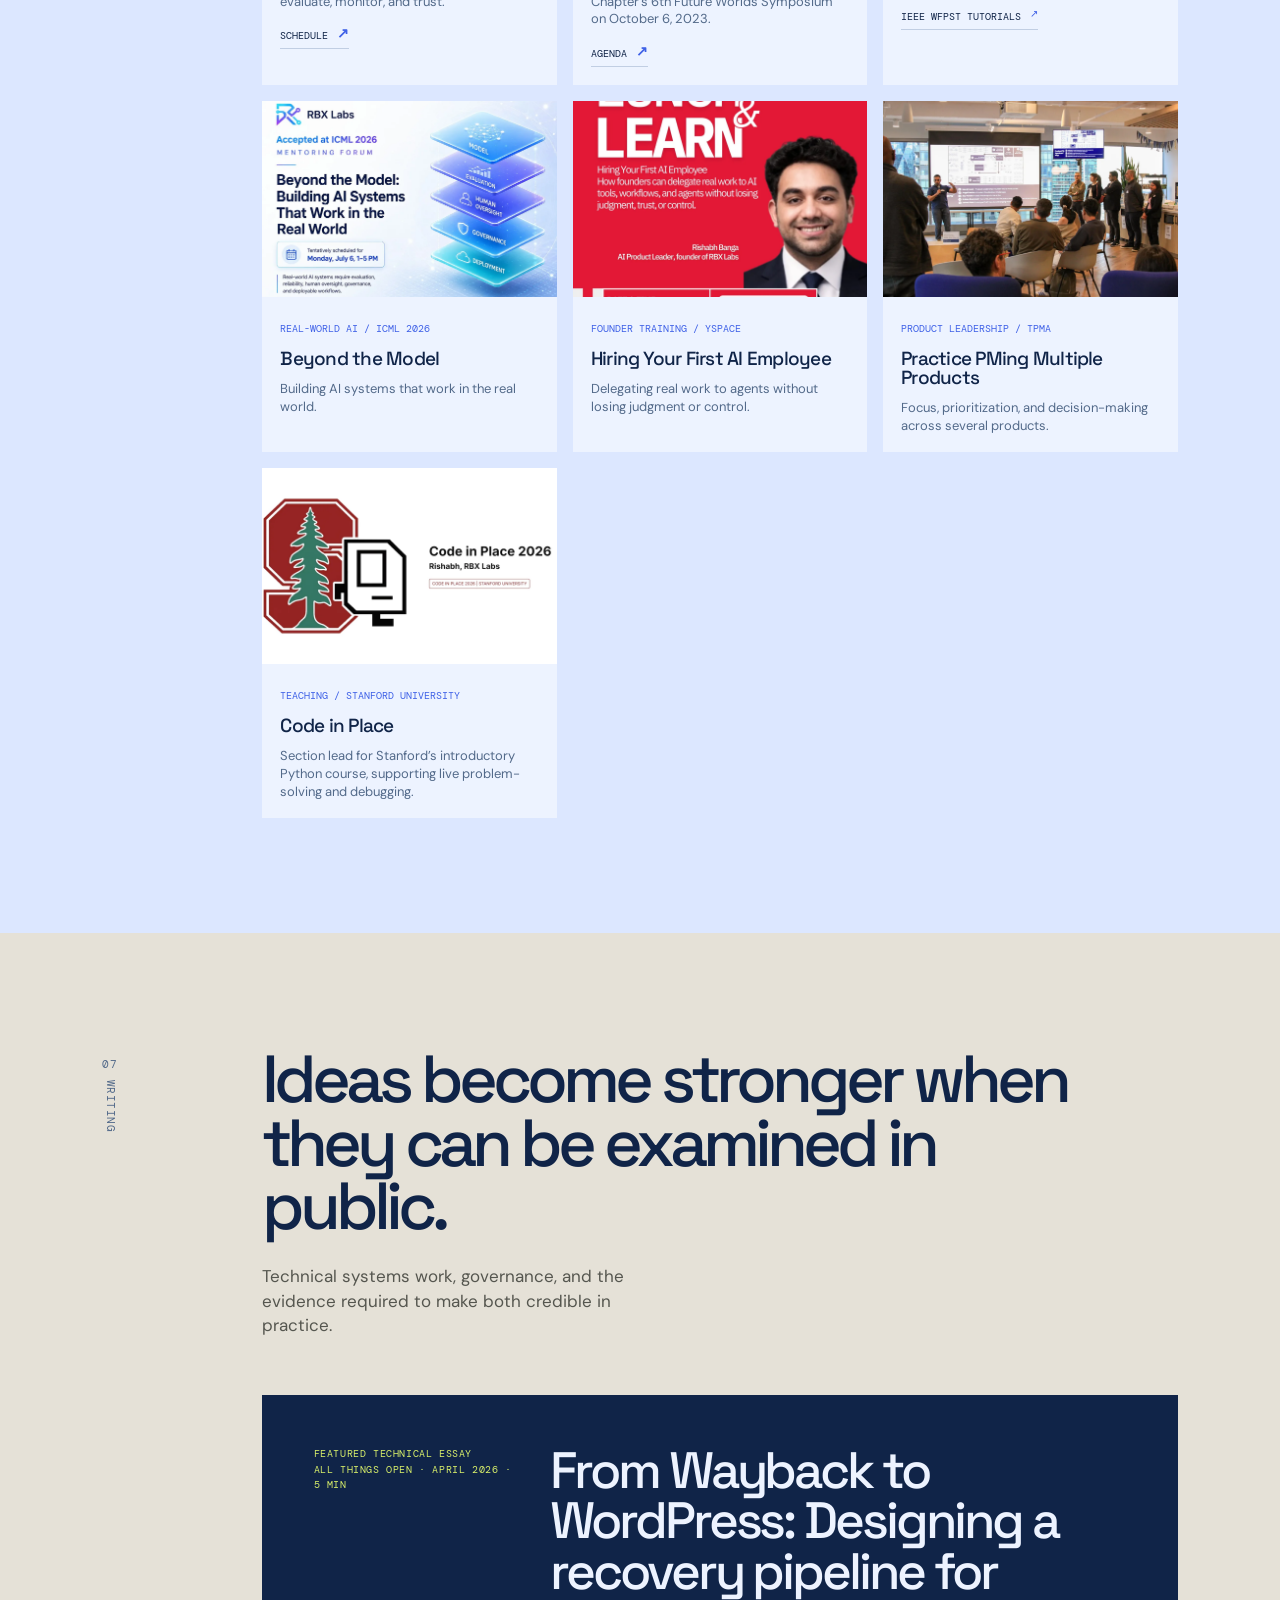
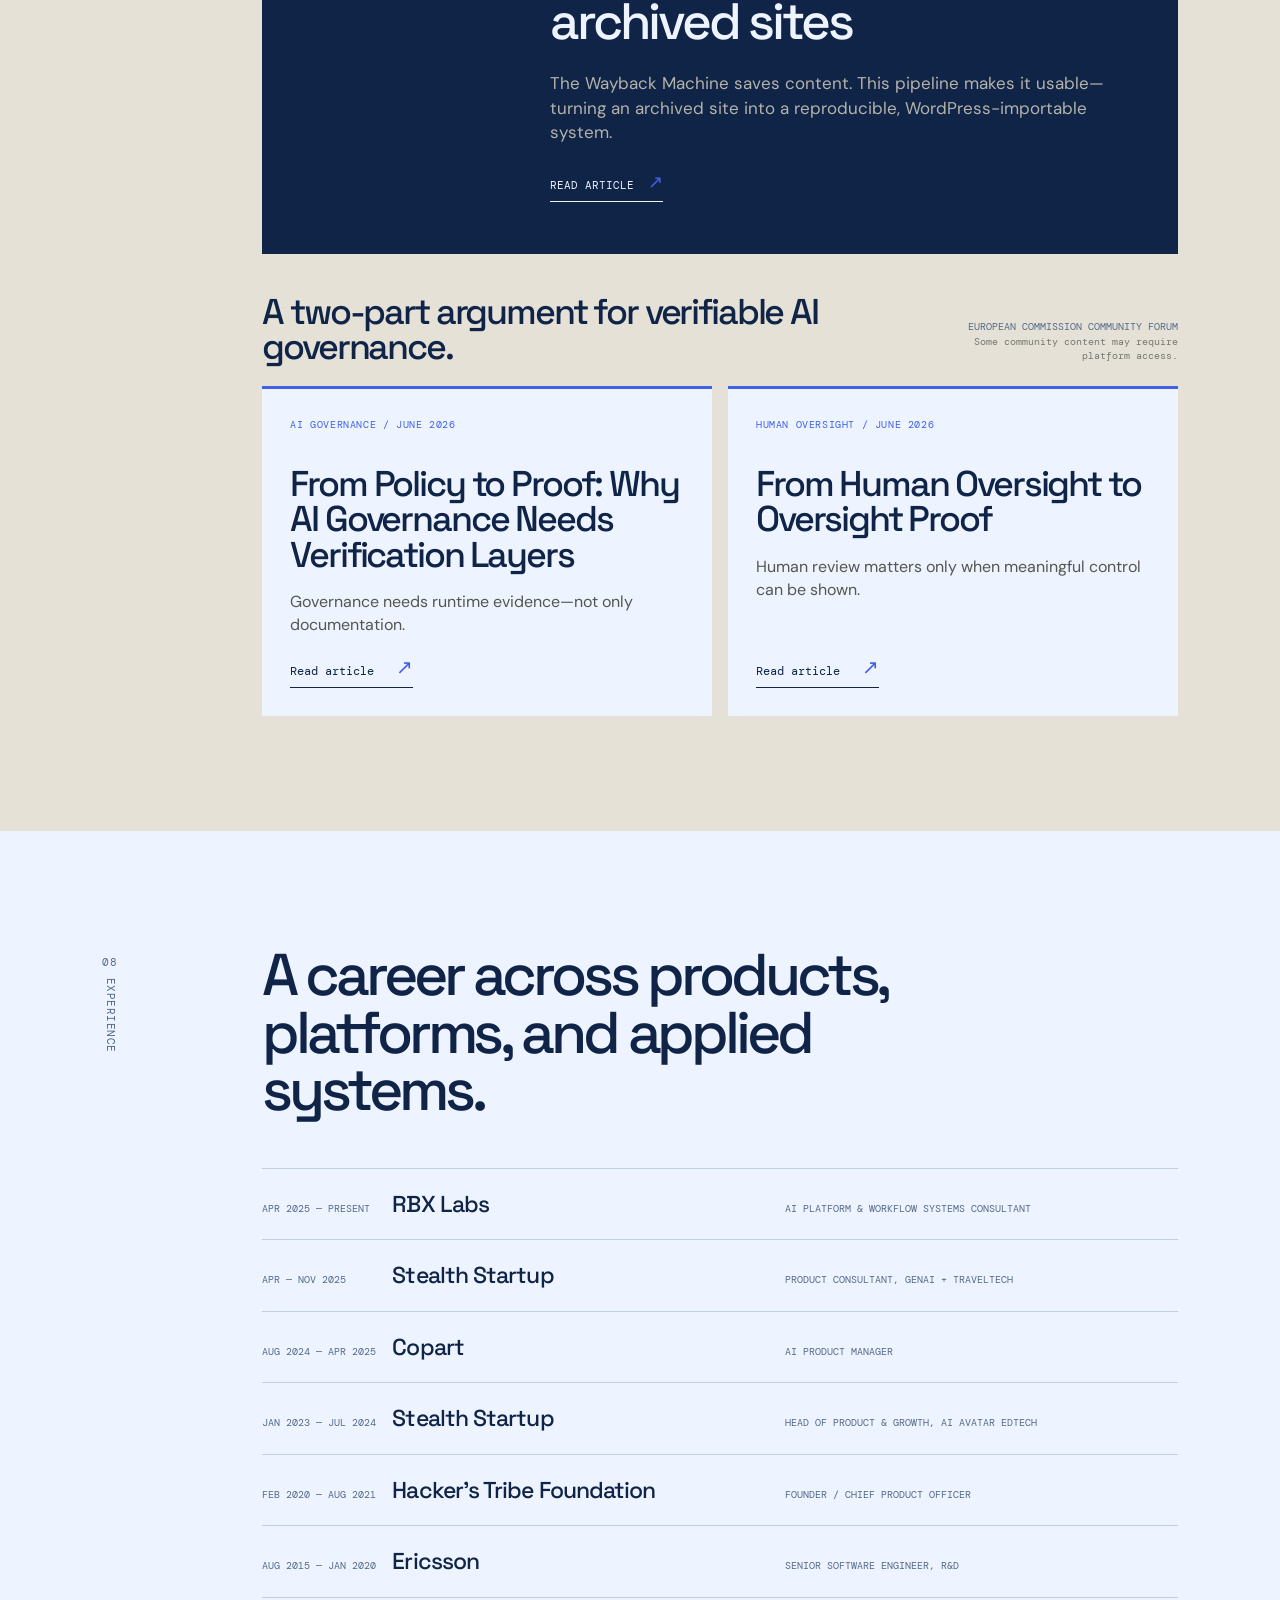
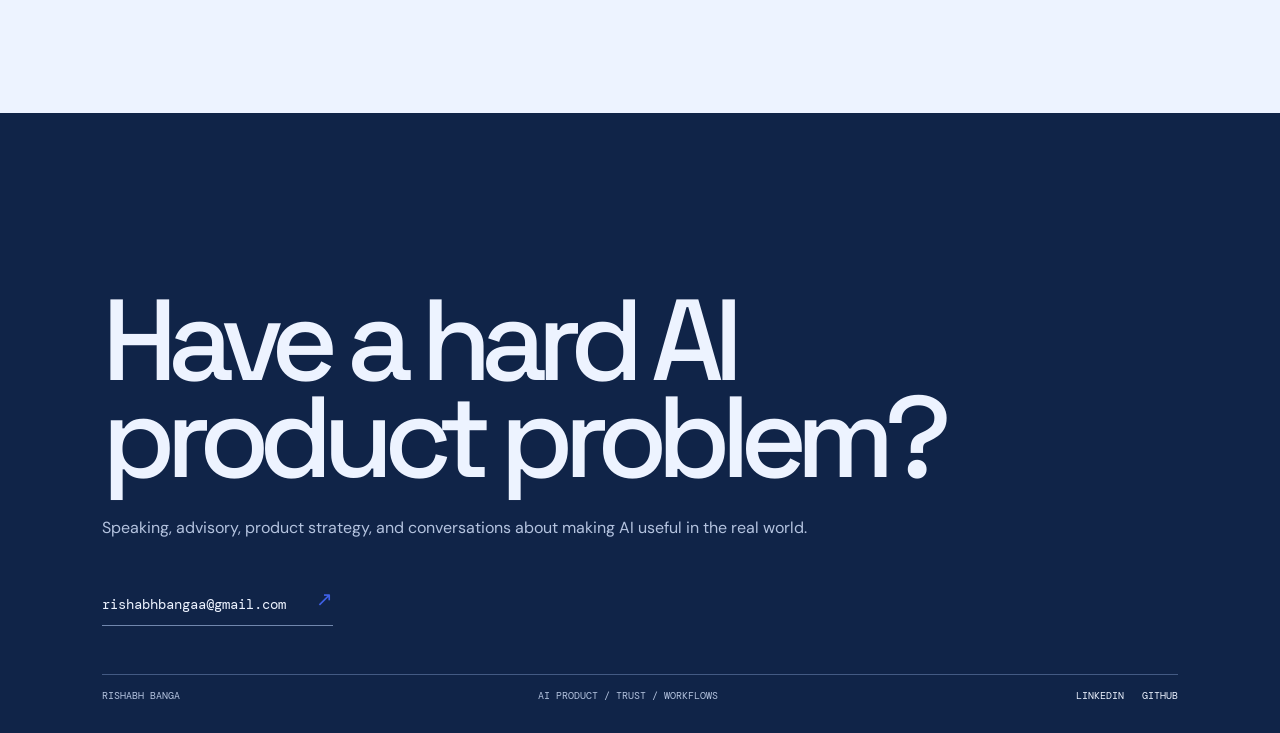
<file: o1.html>
<!doctype html>
<html lang="en">
<head>
    <meta charset="utf-8">
    <meta name="viewport" content="width=device-width, initial-scale=1">
    <meta name="theme-color" content="#edf3ff">
    <meta name="description" content="Rishabh Banga works at the intersection of AI product judgment, trustworthy workflows, and operating discipline.">
    <title>Rishabh Banga | v2 option o1 — Applied intelligence</title>
    <link rel="preconnect" href="https://fonts.googleapis.com">
    <link rel="preconnect" href="https://fonts.gstatic.com" crossorigin>
    <link rel="stylesheet" href="https://fonts.googleapis.com/css2?family=DM+Mono:wght@400;500&amp;family=DM+Sans:wght@400;500;700&amp;family=Space+Grotesk:wght@400;500;600&amp;display=swap">
    <link rel="icon" type="image/png" href="assets/img/favicon.png">
    <link rel="stylesheet" href="assets/css/o1-option.css?v=20260713-2">
</head>
<body class="o2-page">
    <div class="o2-utility">
        <a class="o2-wordmark" href="index.html"><span>RB</span> / Rishabh Banga</a>
        <div class="o2-utility-right">
            <span class="o2-status"><i></i> Product, AI, systems</span>
            <a href="v1.html">v1 / OG</a>
            <a href="v2.html">v2</a>
            <strong>o1</strong>
        </div>
    </div>

    <main>
        <section class="o2-hero" aria-labelledby="hero-title">
            <div class="o2-hero-index">01 <span>Position</span></div>
            <div class="o2-hero-main">
                <p class="o2-eyebrow">AI product leader / operator / speaker</p>
                <h1 id="hero-title">The hard part of AI is not the model.<br><em>It is the system around it.</em></h1>
                <p class="o2-hero-intro">I help teams turn AI capability into products and workflows people can trust, adopt, and measure in production.</p>
                <p class="o2-hero-credentials">AI Product Manager <span>·</span> Head of Product &amp; Growth <span>·</span> Founder <span>·</span> Ericsson</p>
                <div class="o2-hero-links">
                    <a class="o2-link-arrow o2-link-arrow--primary" href="#work">See the work <span>↘</span></a>
                    <a class="o2-link-arrow o2-link-muted" href="#talks">Public work <span>↘</span></a>
                </div>
            </div>
            <div class="o2-hero-mark o2-trust-explainer" data-state="judgment">
                <button class="o2-trust-button" type="button" aria-label="Judgment. Better decisions at the core. Click to advance.">
                    <svg class="o2-trust-svg" viewBox="0 0 280 290" aria-hidden="true">
                        <g class="o2-trust-guides"><path d="M140 138V103"></path><path d="M140 138V173"></path><path d="M140 138H105"></path><path d="M140 138L115 113"></path><path d="M140 138L165 113"></path><path d="M140 138L115 163"></path><path d="M140 138L165 163"></path></g>
                        <circle class="o2-trust-halo o2-trust-halo--judgment" cx="140" cy="138" r="35"></circle><circle class="o2-trust-halo o2-trust-halo--system" cx="140" cy="138" r="68"></circle><circle class="o2-trust-halo o2-trust-halo--trust" cx="140" cy="138" r="102"></circle>
                        <circle class="o2-trust-ring o2-trust-ring--trust" cx="140" cy="138" r="102"></circle><circle class="o2-trust-ring o2-trust-ring--system" cx="140" cy="138" r="68"></circle><circle class="o2-trust-ring o2-trust-ring--judgment" cx="140" cy="138" r="35"></circle>
                        <g class="o2-trust-state-overlay" data-visual-state="judgment"><circle cx="140" cy="138" r="35" style="fill:none !important;stroke:#7a9eff !important;stroke-width:2 !important"></circle></g>
                        <g class="o2-trust-state-overlay" data-visual-state="system" display="none"><circle cx="140" cy="138" r="68" style="fill:none !important;stroke:#7a9eff !important;stroke-width:2 !important"></circle></g>
                        <g class="o2-trust-state-overlay" data-visual-state="trust" display="none"><circle cx="140" cy="138" r="102" style="fill:none !important;stroke:#7a9eff !important;stroke-dasharray:2 5;stroke-width:2 !important"></circle></g>
                        <g class="o2-system-nodes"><circle cx="140" cy="70" r="2.2"></circle><circle cx="188" cy="90" r="2.2"></circle><circle cx="208" cy="138" r="2.2"></circle><circle cx="188" cy="186" r="2.2"></circle><circle cx="140" cy="206" r="2.2"></circle><circle cx="92" cy="186" r="2.2"></circle><circle cx="72" cy="138" r="2.2"></circle><circle cx="92" cy="90" r="2.2"></circle></g>
                        <g class="o2-trust-axis"><line class="o2-axis-segment o2-axis-segment--judgment" x1="140" y1="138" x2="175" y2="138"></line><line class="o2-axis-segment o2-axis-segment--system" x1="175" y1="138" x2="208" y2="138"></line><line class="o2-axis-segment o2-axis-segment--trust" x1="208" y1="138" x2="246" y2="138"></line><path class="o2-axis-arrow o2-axis-arrow--judgment" d="M169 132L175 138L169 144"></path><path class="o2-axis-arrow o2-axis-arrow--system" d="M202 132L208 138L202 144"></path><path class="o2-axis-arrow o2-axis-arrow--trust" d="M240 132L246 138L240 144"></path></g>
                        <text class="o2-trust-label o2-trust-label--trust" x="140" y="25" text-anchor="middle">TRUST</text><text class="o2-trust-label o2-trust-label--system" x="140" y="61" text-anchor="middle">SYSTEM</text><text class="o2-trust-label o2-trust-label--judgment" x="140" y="104" text-anchor="middle">JUDGMENT</text>
                        <circle class="o2-trust-origin-glow" cx="140" cy="138" r="8"></circle><circle class="o2-trust-origin" cx="140" cy="138" r="3"></circle>
                    </svg>
                    <span class="o2-trust-caption" aria-hidden="true"><strong class="o2-trust-caption-title">Judgment</strong><span class="o2-trust-caption-divider">—</span><span class="o2-trust-caption-copy">Better decisions at the core.</span></span>
                </button>
            </div>
            <div class="o2-hero-foot">Toronto / open to the right conversation <span>2026</span></div>
        </section>

        <section class="o2-statement" aria-labelledby="statement-title">
            <div class="o2-section-index">02 <span>Point of view</span></div>
            <div>
                <p class="o2-eyebrow">A practical position on AI-native product work</p>
                <h2 id="statement-title">AI should increase the quality and speed of product judgment, not replace customer understanding.</h2>
                <p class="o2-body-copy">That means treating governance, workflow design, observability, escalation, and economics as product work. The interface is only one part of the thing users experience.</p>
            </div>
            <div class="o2-principles">
                <div><span>01</span><strong>Make the workflow legible.</strong><small>People need to know what the system did, why, and what happens next.</small></div>
                <div><span>02</span><strong>Make trust operational.</strong><small>Controls and signals belong in the product, not in a policy appendix.</small></div>
                <div><span>03</span><strong>Measure the whole system.</strong><small>Adoption, quality, latency, cost, and failure states are one product conversation.</small></div>
            </div>
        </section>

        <section id="method" class="o2-arc" aria-labelledby="arc-title">
            <div class="o2-section-index">03 <span>Operating arc</span></div>
            <div class="o2-arc-content"><p class="o2-eyebrow">The connective tissue</p><h2 id="arc-title">From signal<br>to <span class="o2-arc-shipping">shipping</span>.</h2><p class="o2-body-copy">Product work is a sequence of decisions. The job is to make that sequence clearer, faster, and safer as the system gets more capable.</p></div>
            <div class="o2-arc-line" aria-label="Operating arc: observe, frame, build, validate, run"><div><b>01</b><strong>Observe</strong><small>Find the real signal.</small></div><div><b>02</b><strong>Frame</strong><small>Name the decision.</small></div><div><b>03</b><strong>Build</strong><small>Make the smallest system.</small></div><div><b>04</b><strong>Validate</strong><small>Expose failure early.</small></div><div><b>05</b><strong>Run</strong><small>Measure what matters.</small></div></div>
        </section>

        <section id="work" class="o2-work" aria-labelledby="work-title">
            <div class="o2-section-index">04 <span>Product vision</span></div>
            <div class="o2-work-heading"><p class="o2-eyebrow">Proof in systems, not slogans</p><h2 id="work-title">Product vision becomes real when it changes the system, not just the screen.</h2></div>
            <div class="o2-case-ledger" aria-label="Eight product case studies">
                <div class="o2-case-ledger-head" aria-hidden="true"><span>Case study / situation</span><span>Product</span><span>Summary</span></div>
                <article class="o2-case-study">
                    <div class="o2-case-situation"><p class="o2-case-label">01 / Situation</p><h3>Kampd</h3><p>As community participation grows, discovery, ranking, and moderation can stop feeling fair—while manual review cannot keep pace.</p></div>
                    <div class="o2-case-product"><p><b>Task</b> Make trust and discovery scale without losing the community’s signal.</p><p><b>Action</b> Mapped member and moderator needs; prioritized ranking, review, real-time signals, and escalation; tested fairness–speed trade-offs; set clear decision rules.</p></div>
                    <div class="o2-case-summary"><div class="o2-case-results"><p>Results</p><div class="o2-case-metrics"><div><strong>25%</strong><span>activation lift</span></div><div><strong>40%</strong><span>less manual review</span></div></div></div><p class="o2-case-label">What this proves</p><p>Growth and governance reinforce each other when they run on the same signals.</p></div>
                </article>
                <article class="o2-case-study">
                    <div class="o2-case-situation"><p class="o2-case-label">02 / Situation</p><h3>TravelTech marketplace</h3><p>People arrived with travel intent but dropped before booking; the journey, handoffs, and decision points were fragmented.</p></div>
                    <div class="o2-case-product"><p><b>Task</b> Turn travel planning into a reliable path from intent to booking.</p><p><b>Action</b> Mapped planner journeys and drop-offs; prioritized onboarding and booking blockers; tested pricing and packaging; aligned CRM, payment, and partner-data flows.</p></div>
                    <div class="o2-case-summary"><div class="o2-case-results"><p>Results</p><div class="o2-case-metrics"><div><strong>20 → 31%</strong><span>activation in three weeks</span></div><div><strong>+30%</strong><span>click-to-booking conversion</span></div></div></div><p class="o2-case-label">What this proves</p><p>Activation improves when the whole journey removes decision friction—not just the first screen.</p></div>
                </article>
                <article class="o2-case-study">
                    <div class="o2-case-situation"><p class="o2-case-label">03 / Situation</p><h3>Copart AI operations</h3><p>Seller and support teams were handling repeatable, high-volume operational work where inconsistent decisions and escalation gaps created drag.</p></div>
                    <div class="o2-case-product"><p><b>Task</b> Give operations AI assistance that could act safely at scale.</p><p><b>Action</b> Analyzed 100K+ interactions; selected repeatable, high-value workflows; built voice and text agent paths; set guardrails and escalation with legal, engineering, and operations.</p></div>
                    <div class="o2-case-summary"><div class="o2-case-results"><p>Results</p><div class="o2-case-metrics o2-case-metrics--single"><div><strong>+30%</strong><span>throughput across seller and operations workflows</span></div></div></div><p class="o2-case-label">What this proves</p><p>Automation scales when workflow, guardrails, escalation, and ownership are designed together.</p></div>
                </article>
                <details class="o2-case-more">
                    <summary>Explore five more case studies <span>↓</span></summary>
                <article class="o2-case-study">
                    <div class="o2-case-situation"><p class="o2-case-label">04 / Situation</p><h3>AI Avatar EdTech</h3><p>Students and educators needed an AI learning experience that could do more than attract curiosity—it had to create real value worth returning to.</p></div>
                    <div class="o2-case-product"><p><b>Task</b> Build an LLM-powered learning product that improved adoption and learning quality.</p><p><b>Action</b> Designed tutor workflows and prompt orchestration; added evaluation loops; segmented high-value users; aligned onboarding, packaging, and pricing to proven demand.</p></div>
                    <div class="o2-case-summary"><div class="o2-case-results"><p>Results</p><div class="o2-case-metrics o2-case-metrics--single"><div><strong>16 → 26%</strong><span>conversion</span></div></div></div><p class="o2-case-label">What this proves</p><p>AI product mechanics create value when adoption design and quality loops are part of the system.</p></div>
                </article>
                <article class="o2-case-study">
                    <div class="o2-case-situation"><p class="o2-case-label">05 / Situation</p><h3>NASA airport movement</h3><p>Congested airports such as SFO need ground-movement decisions that account for complex, real-world constraints—not just model accuracy in isolation.</p></div>
                    <div class="o2-case-product"><p><b>Task</b> Turn an ML-driven graph optimization approach into an operable research-to-product workflow.</p><p><b>Action</b> Led a practicum with researchers and six developers; built Kubeflow, Airflow, and MLflow pipelines; wrote the product specification and statement of work; structured delivery cadences.</p></div>
                    <div class="o2-case-summary"><div class="o2-case-results"><p>Results</p><div class="o2-case-metrics"><div><strong>+40%</strong><span>training data</span></div><div><strong>−80%</strong><span>build time</span></div></div></div><p class="o2-case-label">What this proves</p><p>Research becomes useful only when the data, workflow, and delivery system are designed together.</p></div>
                </article>
                <article class="o2-case-study">
                    <div class="o2-case-situation"><p class="o2-case-label">06 / Situation</p><h3>Microsoft Surface onboarding</h3><p>Future device onboarding needed AI-powered recommendations without compromising privacy, security, accessibility, localization, or platform scale.</p></div>
                    <div class="o2-case-product"><p><b>Task</b> Shape a responsible recommendation experience and a repeatable integration model for the Surface ecosystem.</p><p><b>Action</b> Scoped recommendation opportunities; aligned customer value with privacy and platform requirements; established the first Microsoft-branded device integration model for future OEM expansion.</p></div>
                    <div class="o2-case-summary"><div class="o2-case-results"><p>Projected opportunity</p><div class="o2-case-metrics"><div><strong>$0.5B</strong><span>revenue potential</span></div><div><strong>+25%</strong><span>engagement potential</span></div></div></div><p class="o2-case-label">What this proves</p><p>Responsible AI is not a review step—it is a product constraint that shapes what can scale.</p></div>
                </article>
                <article class="o2-case-study">
                    <div class="o2-case-situation"><p class="o2-case-label">07 / Situation</p><h3>Hacker’s Tribe</h3><p>Students, mentors, and institutions needed a more structured way to find opportunities, collaborate, and turn learning into career momentum.</p></div>
                    <div class="o2-case-product"><p><b>Task</b> Build an AI-powered learning marketplace that could scale across institutions.</p><p><b>Action</b> Designed ranking, matching, and monetization systems; turned hackathons, workshops, and mentorship into repeatable product workflows; partnered with Intel and academic institutions.</p></div>
                    <div class="o2-case-summary"><div class="o2-case-results"><p>Results</p><div class="o2-case-metrics"><div><strong>10K+</strong><span>users</span></div><div><strong>+20%</strong><span>participation and retention</span></div></div></div><p class="o2-case-label">What this proves</p><p>Community scale comes from repeatable learning and matching systems, not one-off programming.</p></div>
                </article>
                <article class="o2-case-study">
                    <div class="o2-case-situation"><p class="o2-case-label">08 / Situation</p><h3>Ericsson reliability systems</h3><p>Telecom-scale BSS infrastructure needed stronger visibility, incident response, and governance across multi-region operations.</p></div>
                    <div class="o2-case-product"><p><b>Task</b> Improve reliability and operating efficiency across critical services.</p><p><b>Action</b> Built observability with Splunk and Tableau; automated compliance and workflow controls; improved CI/CD and internal tooling; optimized system-level performance.</p></div>
                    <div class="o2-case-summary"><div class="o2-case-results"><p>Results</p><div class="o2-case-metrics"><div><strong>−25%</strong><span>downtime</span></div><div><strong>−60%</strong><span>operating cost</span></div></div></div><p class="o2-case-label">What this proves</p><p>Reliability is a product capability when visibility, automation, and accountability are designed into operations.</p></div>
                </article>
                </details>
            </div>
        </section>

        <section id="teardowns" class="o2-teardowns" aria-labelledby="teardowns-title">
            <div class="o2-section-index">05 <span>Product teardowns</span></div>
            <div class="o2-teardowns-heading"><p class="o2-eyebrow">Finding the friction beneath the feature</p><h2 id="teardowns-title">Small product decisions can quietly change the whole experience.</h2><p class="o2-body-copy">Two original product-improvement studies: one examines a tangled feature journey; the other isolates a level-based friction point.</p></div>
            <div class="o2-teardown-grid">
                <article class="o2-teardown-card">
                    <div class="o2-teardown-visual"><img src="assets/img/prodimprov/screen-route-error.png" alt="Pokémon Go Routes error screen used in the product teardown" loading="lazy"></div>
                    <div class="o2-teardown-copy"><p class="o2-teardown-kicker">01 / Mobile game / UX teardown</p><h3>Pokémon Go</h3><p class="o2-teardown-title">Routes &amp; Team Rocket</p><p>How two adjacent features create a multi-step experience that needs clearer recovery and continuity.</p><a class="o2-text-link" href="https://docs.google.com/document/d/12oatQCHiUsOJ55Pa0pibMBwQYL6LoH6X/edit?usp=drive_link&amp;ouid=115070302947657161354&amp;rtpof=true&amp;sd=true" target="_blank" rel="noreferrer">Read the product brief <span>↗</span></a></div>
                </article>
                <article class="o2-teardown-card o2-teardown-card--war">
                    <div class="o2-teardown-visual"><img src="assets/img/projects/tba.png" alt="War Dragons product improvement study placeholder" loading="lazy"></div>
                    <div class="o2-teardown-copy"><p class="o2-teardown-kicker">02 / Mobile game / UX teardown</p><h3>War Dragons</h3><p class="o2-teardown-title">Unintended level friction</p><p>Tracing the unnecessary resistance a player encounters when progress rules get in the way of momentum.</p><span class="o2-teardown-note">Study details available on request</span></div>
                </article>
            </div>
        </section>

        <section id="talks" class="o2-talks" aria-labelledby="talks-title">
            <div class="o2-section-index">06 <span>Public work</span></div>
            <div class="o2-talks-heading"><p class="o2-eyebrow">Talks / events / workshops</p><h2 id="talks-title">Ideas become useful when they can travel.</h2><p class="o2-body-copy">Rishabh translates complex AI-system questions into language that PMs, operators, builders, and communities can use.</p></div>
            <div class="o2-talk-feature"><img src="assets/img/events/all-things-open-2026-ai-systems-fail-silently.webp" alt="All Things Open 2026 talk: AI systems fail silently" loading="lazy" decoding="async"><div><span class="o2-eyebrow">Open-source AI / All Things Open 2026</span><h3>AI Systems Fail Silently</h3><p>Building trust layers with open source for reliable AI.</p><a class="o2-text-link" href="https://2026.allthingsopen.org/speakers/rishabh-banga" target="_blank" rel="noreferrer">Event profile <span>↗</span></a></div></div>
            <div class="o2-talk-grid">
                <article><img src="assets/img/events/fossy-2026-prompts-to-runtime-signals.webp" alt="FOSSY 2026 talk: From prompts to runtime signals" loading="lazy" decoding="async"><div><span>Open-source AI / FOSSY 2026</span><h3>From Prompts to Runtime Signals</h3><p>Making open-source AI systems easier to evaluate, monitor, and trust.</p><a href="https://2026.fossy.ca/schedule/#saturday" target="_blank" rel="noreferrer">Schedule <b>↗</b></a></div></article>
                <article><img src="assets/img/events/acm-future-worlds-2023.svg" alt="ACM Future Worlds Symposium 2023 talk poster" loading="lazy" decoding="async"><div><span>AI and education / ACM 2023</span><h3>AI in Kids Learning: Boon or Bane?</h3><p>Presented at the ACM Sacramento Chapter’s 6th Future Worlds Symposium on October 6, 2023.</p><a href="https://tikkl.com/acmsacramentochapter/c/fws2023/?section=agenda" target="_blank" rel="noreferrer">Agenda <b>↗</b></a></div></article>
                <article><img src="assets/img/events/wfpst-trustworthy-agentic-ai-public-safety.webp" alt="IEEE World Forum tutorial poster" loading="lazy" decoding="async"><div><span>Trustworthy AI / IEEE WF-PST 2026</span><h3>Trustworthy Agentic AI</h3><p>Evaluation gates, escalation paths, and human review for public-safety workflows.</p><a class="o2-text-link" href="https://ieee-wfpst.org/tutorials-2/" target="_blank" rel="noreferrer">IEEE WFPST tutorials <span>↗</span></a></div></article>
                <article><img src="assets/img/events/icml-accepted-at-icml-2026.webp" alt="ICML 2026 mentoring forum poster" loading="lazy" decoding="async"><div><span>Real-world AI / ICML 2026</span><h3>Beyond the Model</h3><p>Building AI systems that work in the real world.</p></div></article>
                <article><img src="assets/img/events/yspace-hiring-first-ai-employee.webp" alt="YSpace AI employee workshop poster" loading="lazy" decoding="async"><div><span>Founder training / YSpace</span><h3>Hiring Your First AI Employee</h3><p>Delegating real work to agents without losing judgment or control.</p></div></article>
                <article><img src="assets/img/events/tpma-practice-pming-multiple-products.webp" alt="Toronto Product Management Association event poster" loading="lazy" decoding="async"><div><span>Product leadership / TPMA</span><h3>Practice PMing Multiple Products</h3><p>Focus, prioritization, and decision-making across several products.</p></div></article>
                <article><img src="assets/img/events/stanford-code-in-place.webp" alt="Stanford Code in Place poster" loading="lazy" decoding="async"><div><span>Teaching / Stanford University</span><h3>Code in Place</h3><p>Section lead for Stanford’s introductory Python course, supporting live problem-solving and debugging.</p></div></article>
            </div>
        </section>

        <section id="writing" class="o2-writing" aria-labelledby="writing-title">
            <div class="o2-section-index">07 <span>Writing</span></div>
            <div class="o2-writing-heading"><p class="o2-eyebrow">Articles / public dialogue</p><h2 id="writing-title">Ideas become stronger when they can be examined in public.</h2><p class="o2-body-copy">Technical systems work, governance, and the evidence required to make both credible in practice.</p></div>
            <article class="o2-writing-feature">
                <p class="o2-writing-meta">Featured technical essay<br>All Things Open · April 2026 · 5 min</p>
                <div><h3>From Wayback to WordPress: Designing a recovery pipeline for archived sites</h3><p>The Wayback Machine saves content. This pipeline makes it usable—turning an archived site into a reproducible, WordPress-importable system.</p><a class="o2-writing-link" href="https://allthingsopen.org/articles/wayback-machine-wordpress-recovery-pipeline" target="_blank" rel="noreferrer">Read article <span>↗</span></a></div>
            </article>
            <div class="o2-writing-series">
                <div class="o2-writing-series-head"><div><p class="o2-eyebrow">Apply AI Alliance</p><h3>A two-part argument for verifiable AI governance.</h3></div><p>European Commission community forum<br><span>Some community content may require platform access.</span></p></div>
                <div class="o2-writing-grid">
                    <article><p class="o2-writing-meta">AI governance / June 2026</p><h3>From Policy to Proof: Why AI Governance Needs Verification Layers</h3><p>Governance needs runtime evidence—not only documentation.</p><a class="o2-text-link" href="https://futurium.ec.europa.eu/en/apply-ai-alliance/community-content/policy-proof-why-ai-governance-needs-verification-layers" target="_blank" rel="noreferrer">Read article <span>↗</span></a></article>
                    <article><p class="o2-writing-meta">Human oversight / June 2026</p><h3>From Human Oversight to Oversight Proof</h3><p>Human review matters only when meaningful control can be shown.</p><a class="o2-text-link" href="https://futurium.ec.europa.eu/en/apply-ai-alliance/community-content/human-oversight-oversight-proof" target="_blank" rel="noreferrer">Read article <span>↗</span></a></article>
                </div>
            </div>
        </section>

        <section class="o2-experience" aria-labelledby="experience-title">
            <div class="o2-section-index">08 <span>Experience</span></div>
            <div class="o2-experience-heading"><p class="o2-eyebrow">Where the work has been practiced</p><h2 id="experience-title">A career across products, platforms, and applied systems.</h2></div>
            <div class="o2-ledger">
                <div><span>Apr 2025 — present</span><strong>RBX Labs</strong><p>AI Platform &amp; Workflow Systems Consultant</p></div>
                <div><span>Apr — Nov 2025</span><strong>Stealth Startup</strong><p>Product Consultant, GenAI + TravelTech</p></div>
                <div><span>Aug 2024 — Apr 2025</span><strong>Copart</strong><p>AI Product Manager</p></div>
                <div><span>Jan 2023 — Jul 2024</span><strong>Stealth Startup</strong><p>Head of Product &amp; Growth, AI Avatar EdTech</p></div>
                <div><span>Feb 2020 — Aug 2021</span><strong>Hacker’s Tribe Foundation</strong><p>Founder / Chief Product Officer</p></div>
                <div><span>Aug 2015 — Jan 2020</span><strong>Ericsson</strong><p>Senior Software Engineer, R&amp;D</p></div>
            </div>
        </section>

        <section id="contact" class="o2-contact" aria-labelledby="contact-title">
            <p class="o2-eyebrow">09 / Contact</p><h2 id="contact-title">Have a hard AI product problem?</h2><p>Speaking, advisory, product strategy, and conversations about making AI useful in the real world.</p><a class="o2-contact-link" href="mailto:rishabhbangaa@gmail.com">rishabhbangaa@gmail.com <span>↗</span></a>
            <footer><span>Rishabh Banga</span><span>AI product / trust / workflows</span><span><a href="https://www.linkedin.com/in/rishabhbanga" target="_blank" rel="noreferrer">LinkedIn</a> &nbsp; <a href="https://github.com/rishabhbanga" target="_blank" rel="noreferrer">GitHub</a></span></footer>
        </section>
    </main>
    <script>
        (() => {
            const explainer = document.querySelector('.o2-trust-explainer');
            if (!explainer) return;
            const button = explainer.querySelector('.o2-trust-button');
            const captionTitle = explainer.querySelector('.o2-trust-caption-title');
            const captionCopy = explainer.querySelector('.o2-trust-caption-copy');
            const rings = explainer.querySelectorAll('.o2-trust-ring');
            const halos = explainer.querySelectorAll('.o2-trust-halo');
            const labels = explainer.querySelectorAll('.o2-trust-label');
            const axisParts = explainer.querySelectorAll('.o2-axis-segment, .o2-axis-arrow');
            const guides = explainer.querySelectorAll('.o2-trust-guides path');
            const nodes = explainer.querySelectorAll('.o2-system-nodes circle');
            const stateOverlays = explainer.querySelectorAll('.o2-trust-state-overlay');
            const states = [
                { id: 'judgment', title: 'Judgment', copy: 'Better decisions at the core.' },
                { id: 'system', title: 'System', copy: 'Judgment made operational.' },
                { id: 'trust', title: 'Trust', copy: 'Confidence earned in use.' }
            ];
            const reducedMotion = window.matchMedia('(prefers-reduced-motion: reduce)');
            let currentIndex = 0;
            let timer = null;
            let isVisible = true;
            const showState = (index) => {
                currentIndex = (index + states.length) % states.length;
                const state = states[currentIndex];
                explainer.dataset.state = state.id;
                captionTitle.textContent = state.title;
                captionCopy.textContent = state.copy;
                button.setAttribute('aria-label', `${state.title}. ${state.copy} Click to advance.`);
                stateOverlays.forEach((overlay) => overlay.setAttribute('display', overlay.getAttribute('data-visual-state') === state.id ? 'inline' : 'none'));
                const activeClass = `--${state.id}`;
                const isActiveStage = (element) => (element.getAttribute('class') || '').includes(activeClass);
                rings.forEach((ring) => {
                    const active = isActiveStage(ring);
                    ring.classList.toggle('is-active', active);
                });
                halos.forEach((halo) => { halo.classList.toggle('is-active', isActiveStage(halo)); });
                labels.forEach((label) => {
                    const active = isActiveStage(label);
                    label.classList.toggle('is-active', active);
                });
                axisParts.forEach((part) => {
                    const active = isActiveStage(part);
                    part.classList.toggle('is-active', active);
                });
                guides.forEach((guide) => { guide.classList.toggle('is-active', state.id === 'judgment'); });
                nodes.forEach((node) => { node.classList.toggle('is-active', state.id === 'system'); });
            };
            const stopAnimation = () => { if (timer) { window.clearInterval(timer); timer = null; } };
            const startAnimation = () => {
                if (timer || reducedMotion.matches || !isVisible) return;
                timer = window.setInterval(() => showState(currentIndex + 1), 2600);
            };
            const restartAnimation = () => { stopAnimation(); startAnimation(); };
            button.addEventListener('click', () => { stopAnimation(); showState(currentIndex + 1); startAnimation(); });
            button.addEventListener('pointerenter', stopAnimation);
            button.addEventListener('pointerleave', startAnimation);
            button.addEventListener('focus', stopAnimation);
            button.addEventListener('blur', startAnimation);
            if ('IntersectionObserver' in window) {
                new IntersectionObserver(([entry]) => { isVisible = entry.isIntersecting; isVisible ? startAnimation() : stopAnimation(); }, { threshold: 0.25 }).observe(explainer);
            } else startAnimation();
            reducedMotion.addEventListener?.('change', restartAnimation);
            showState(0);
            startAnimation();
        })();
    </script>
</body>
</html>
</file>
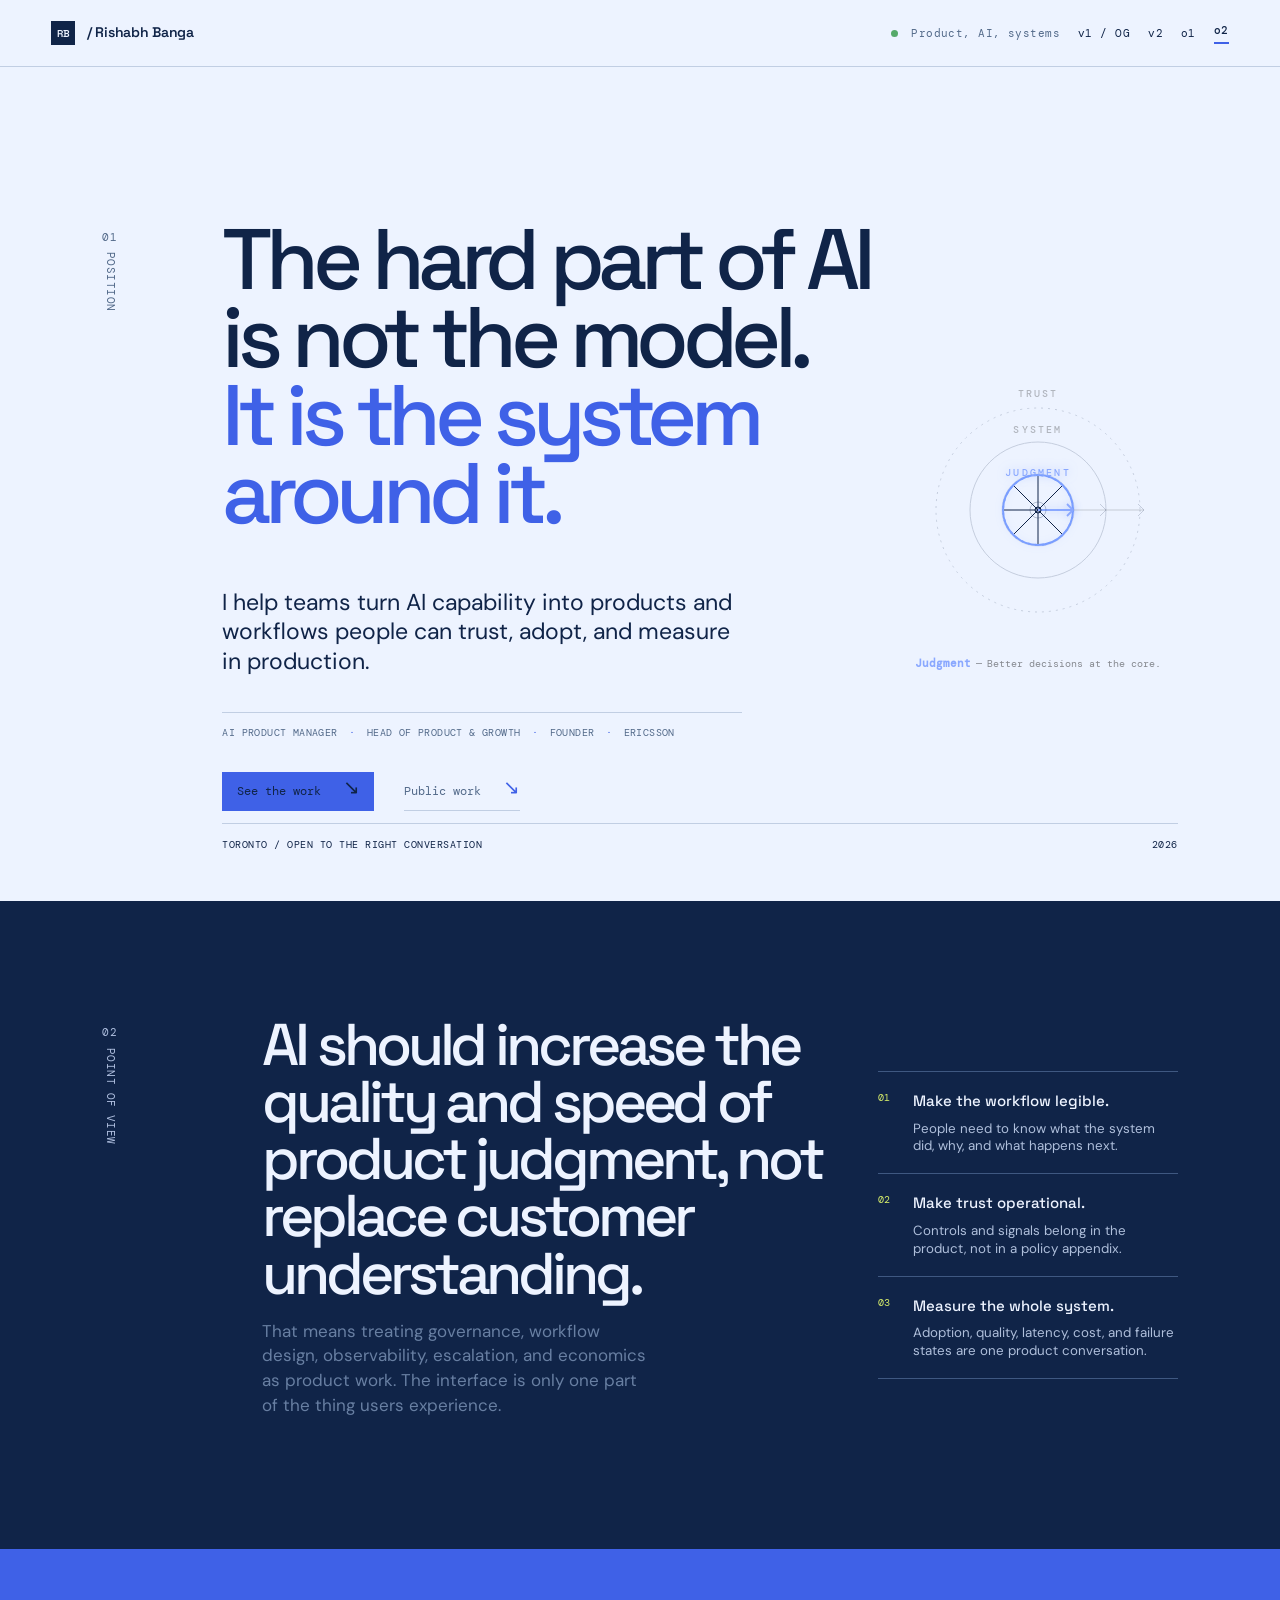
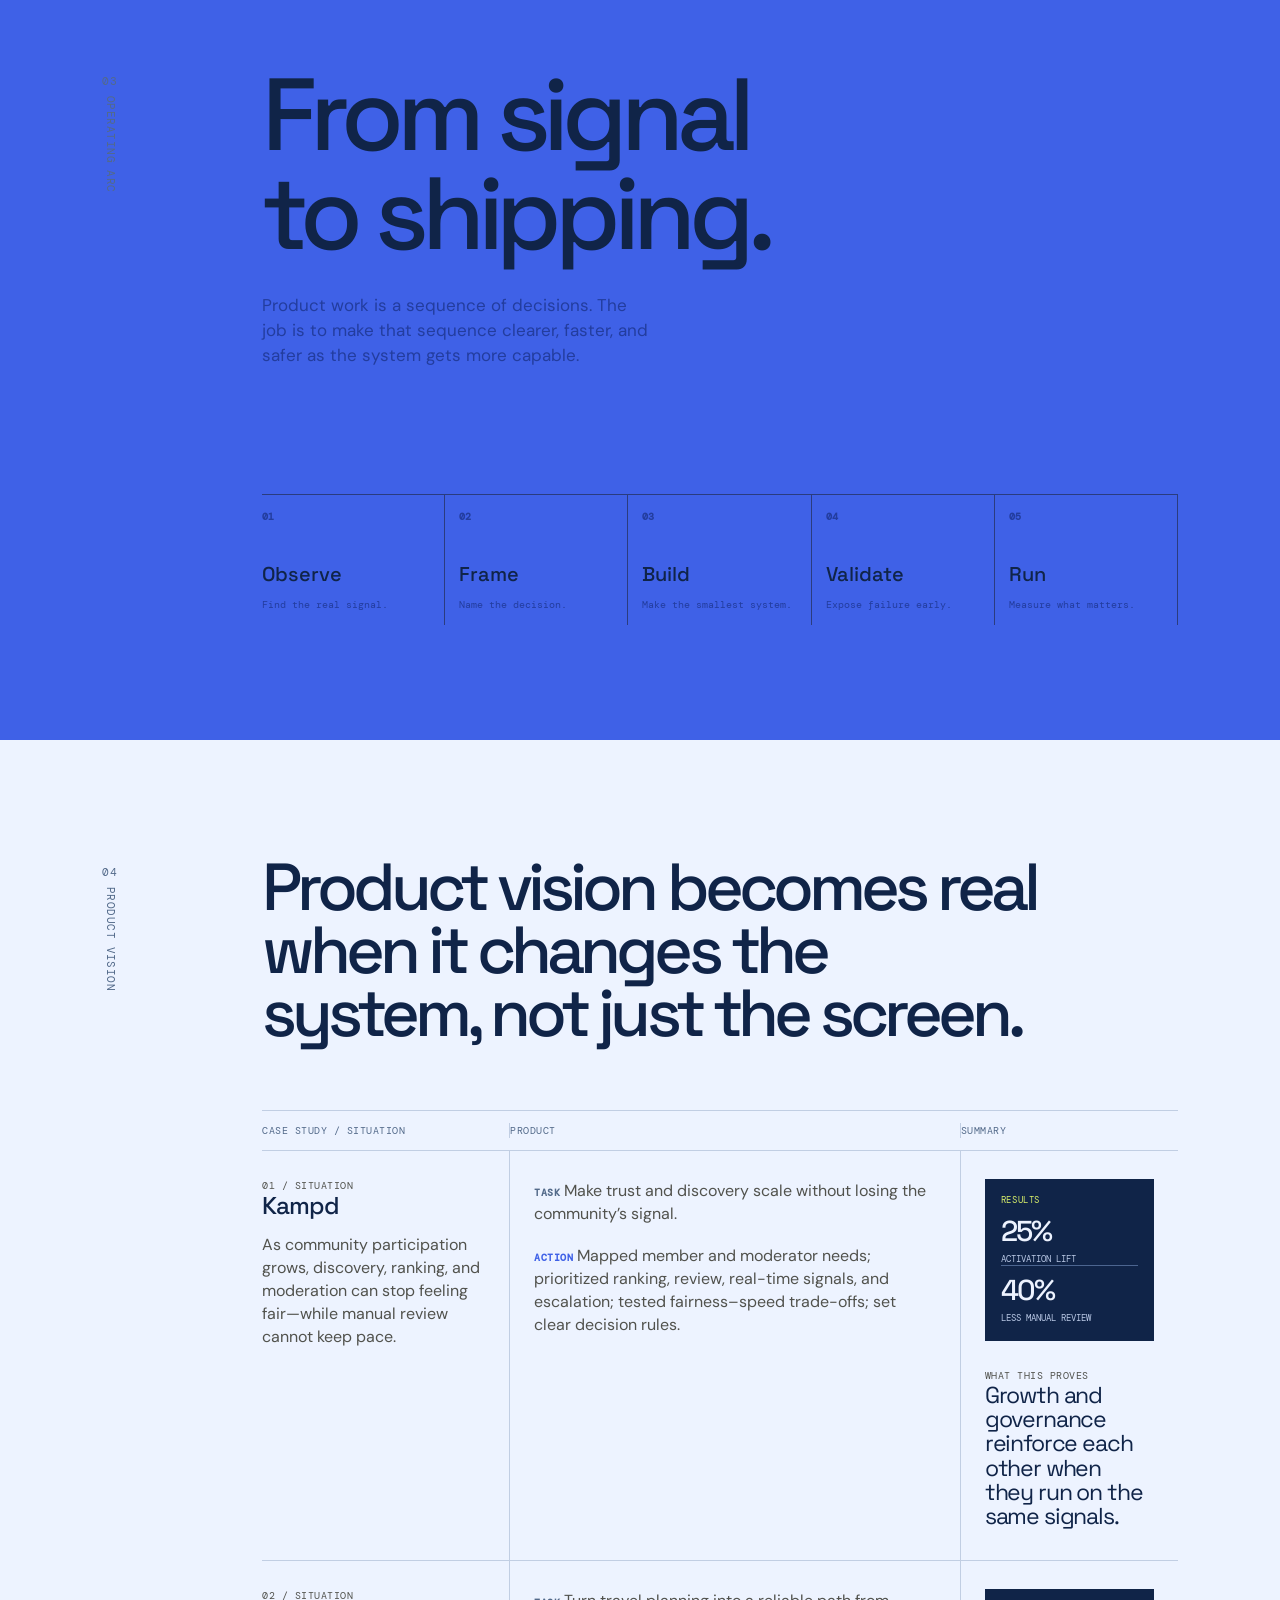
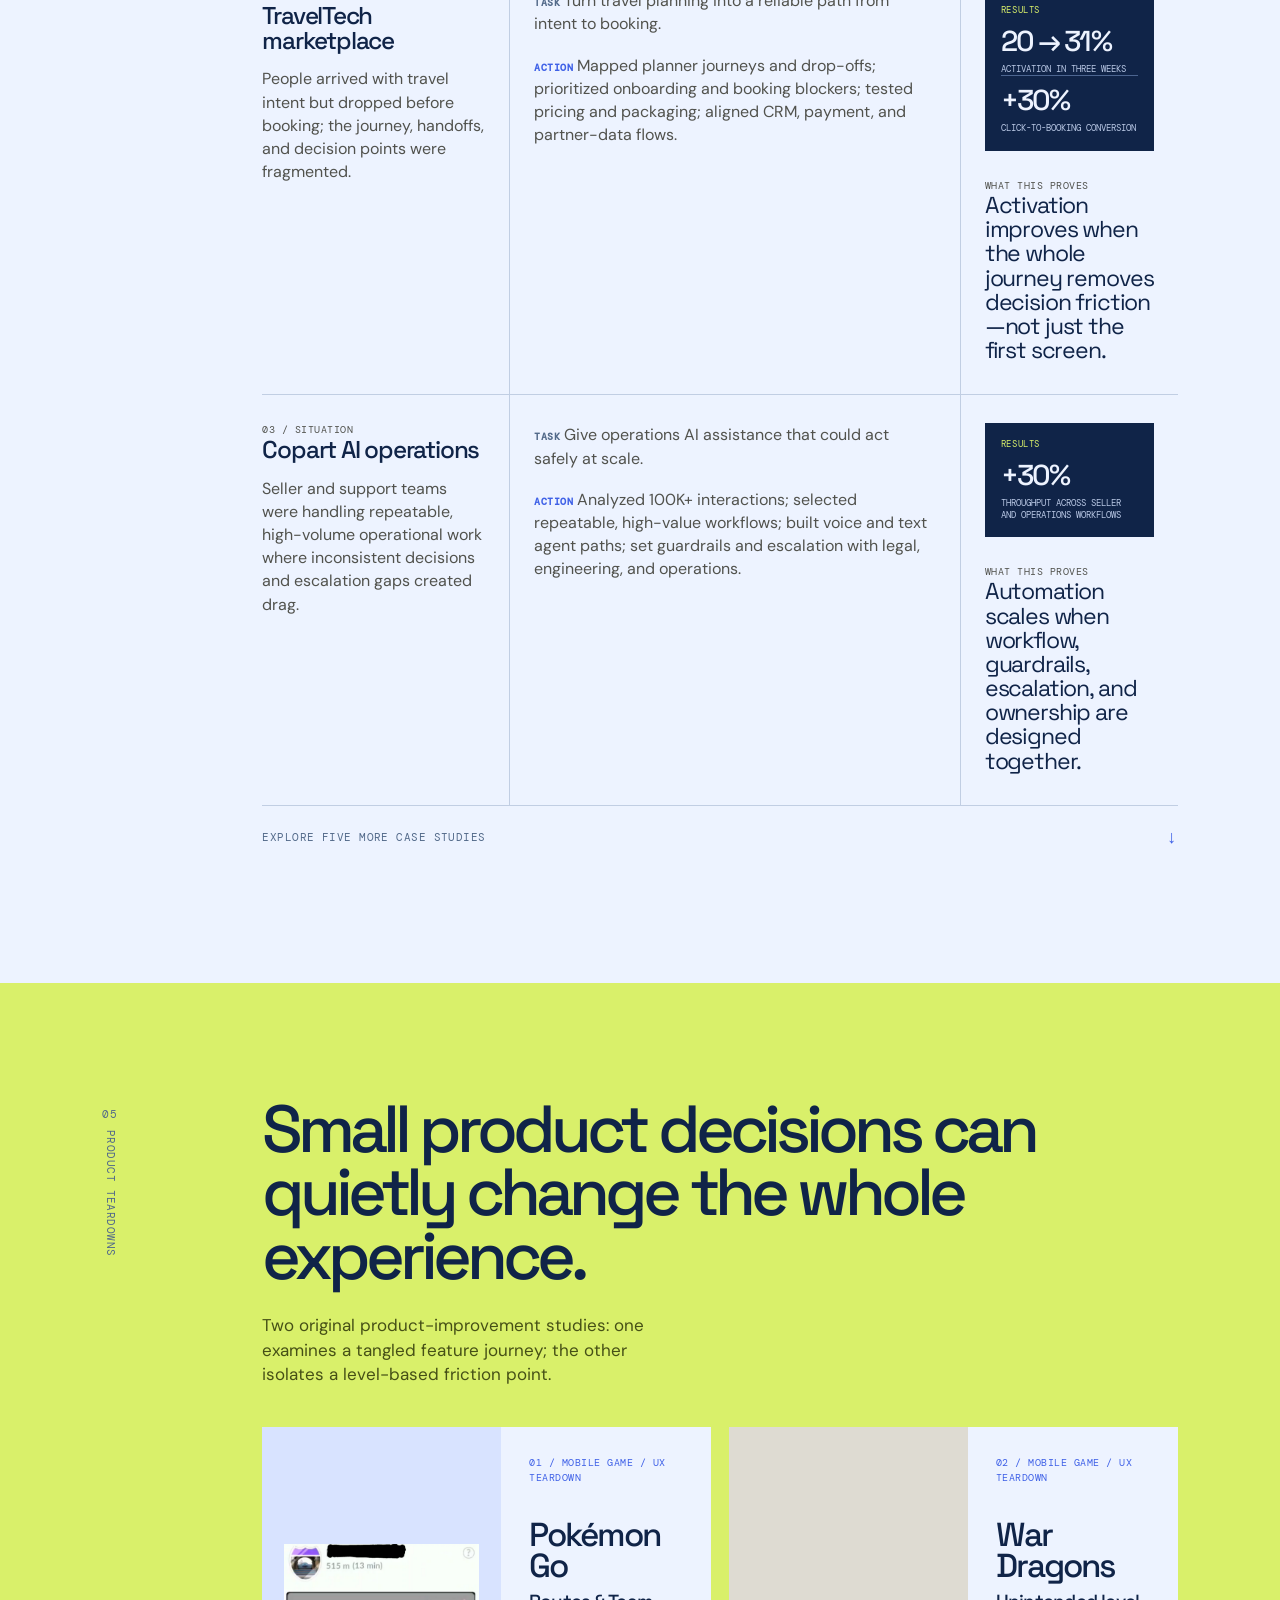
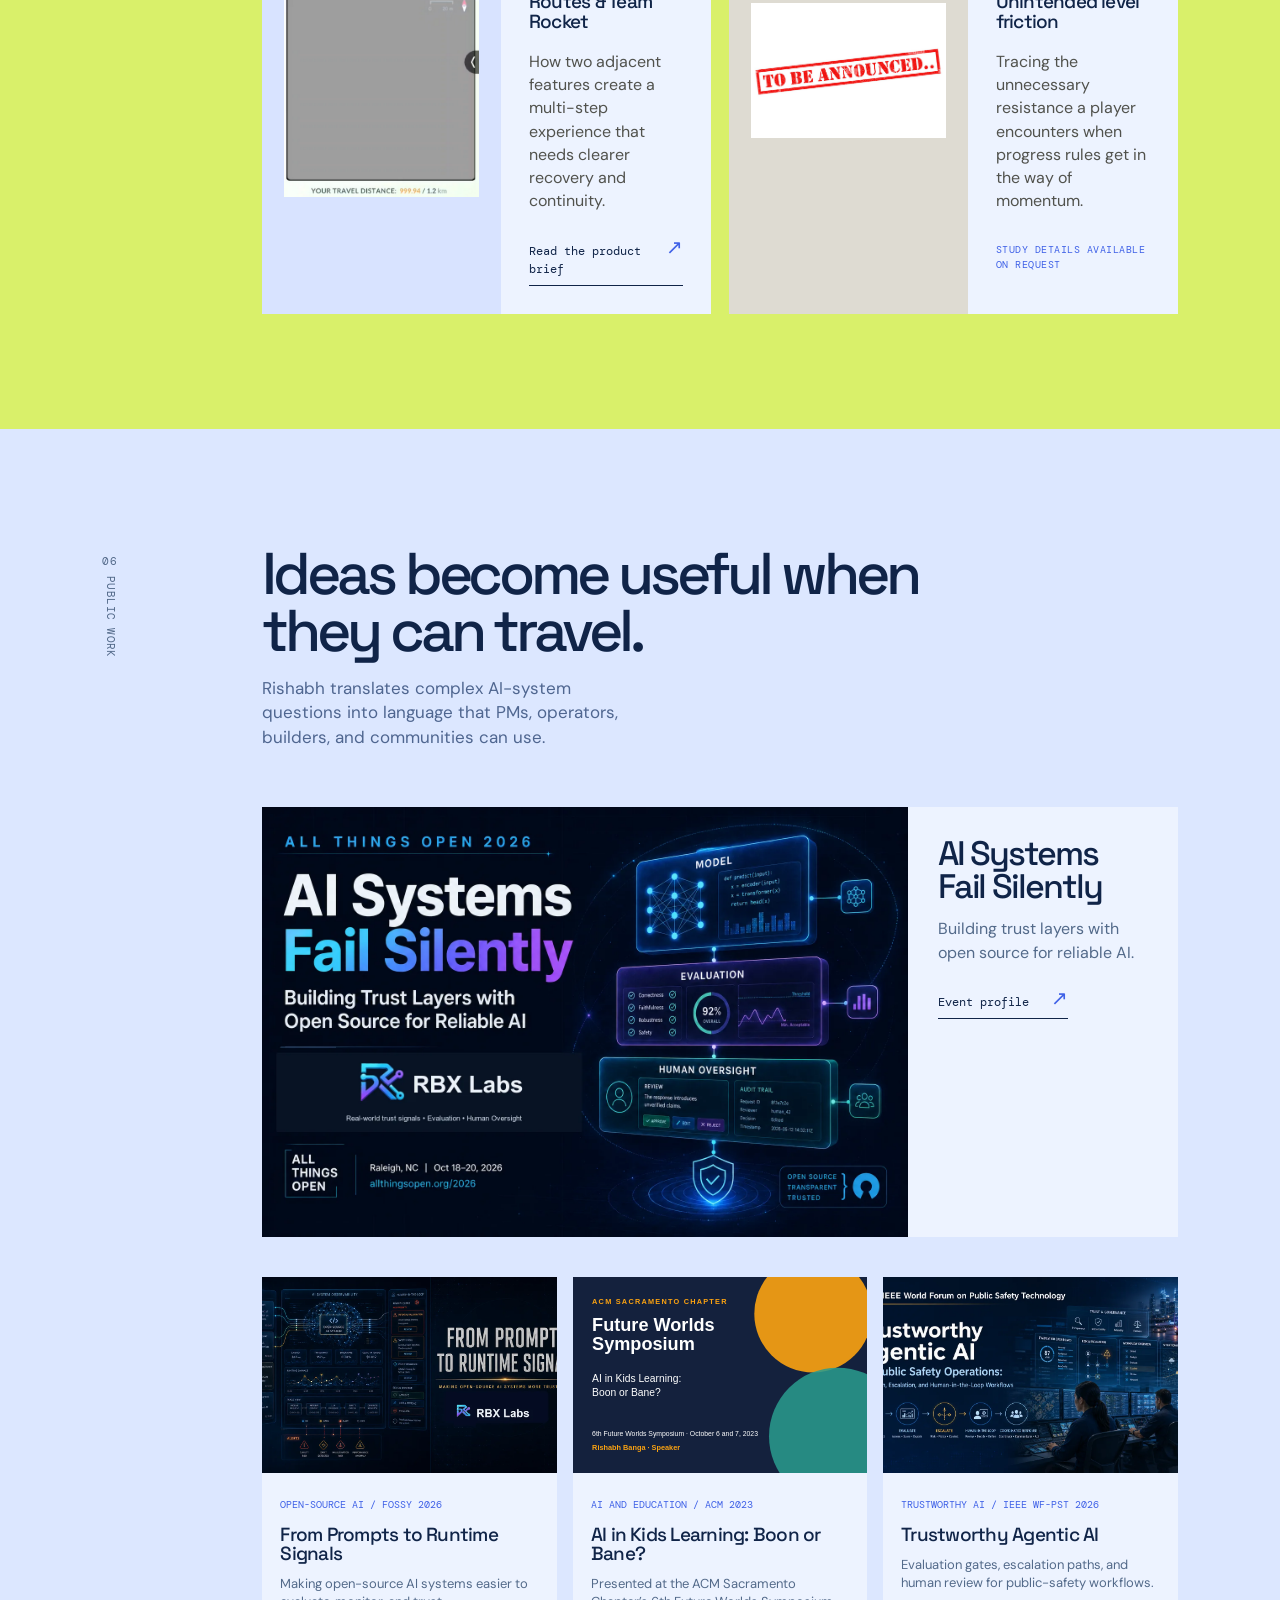
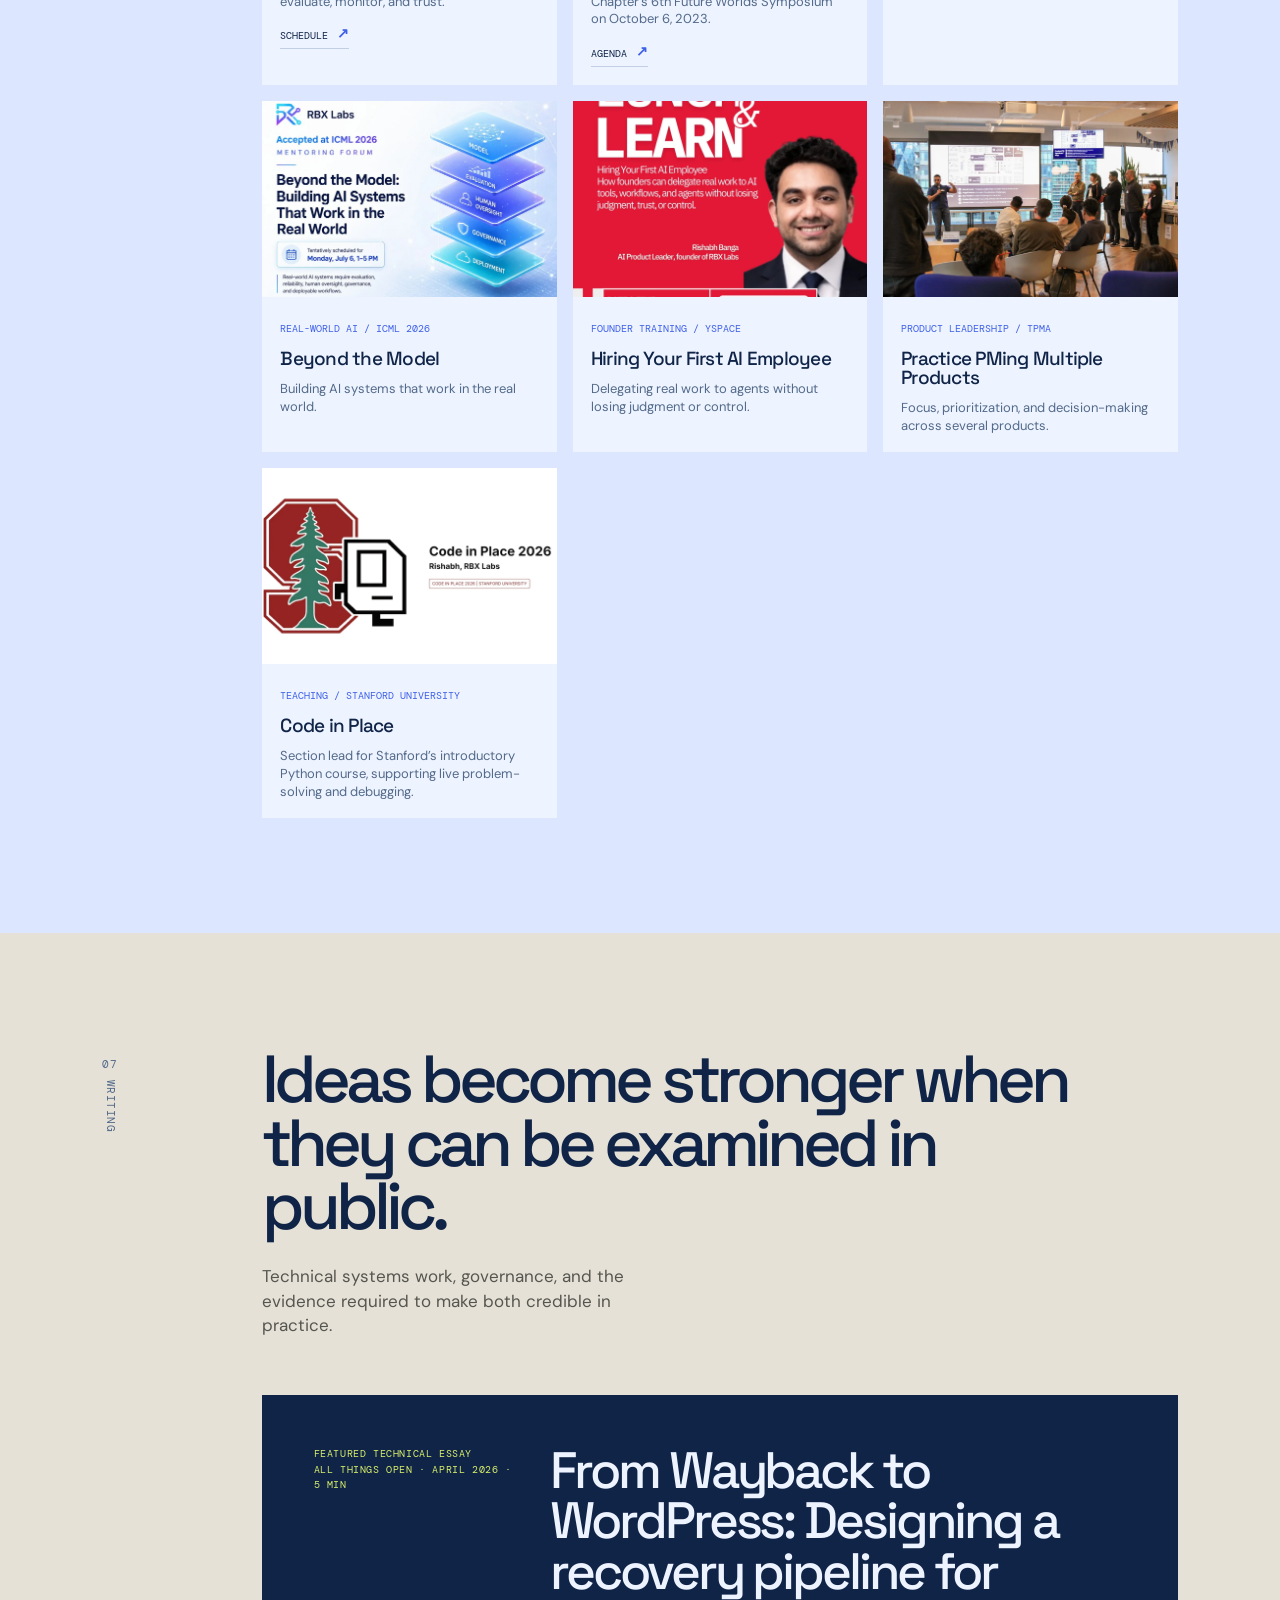
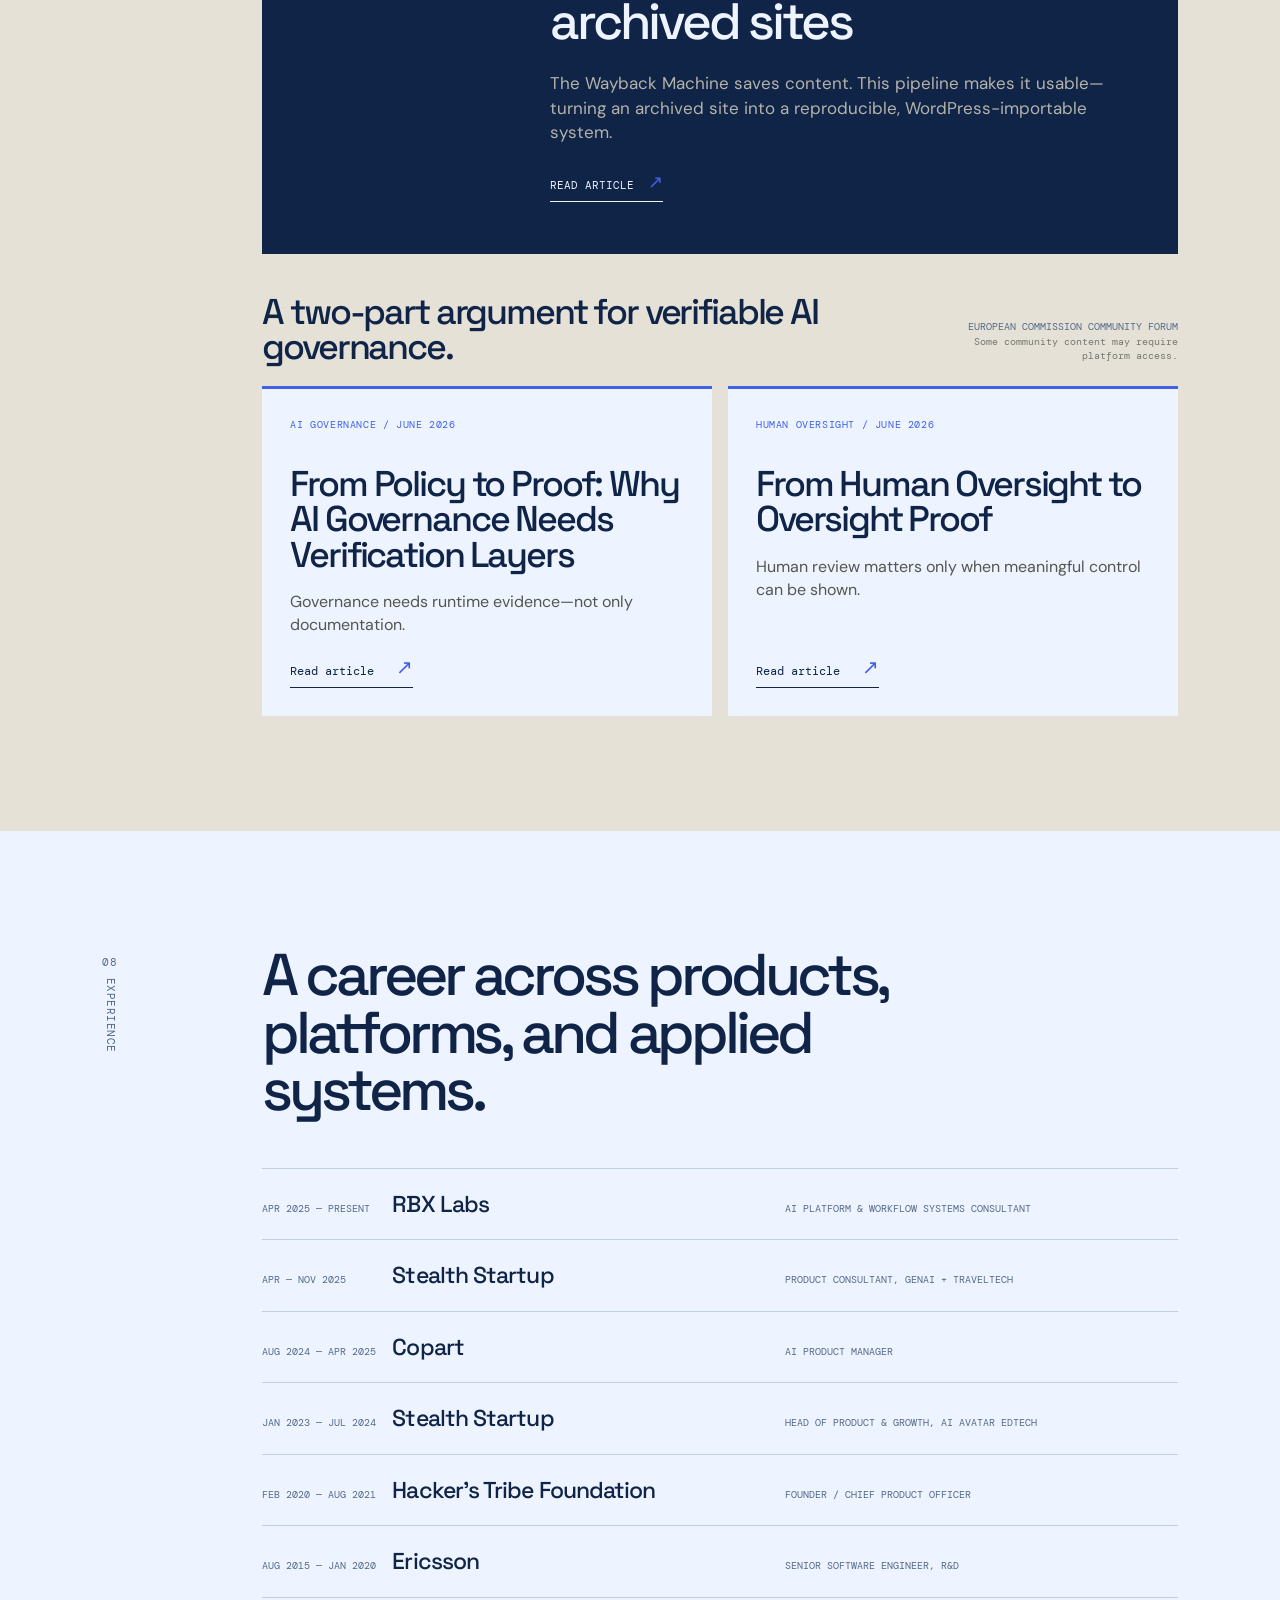
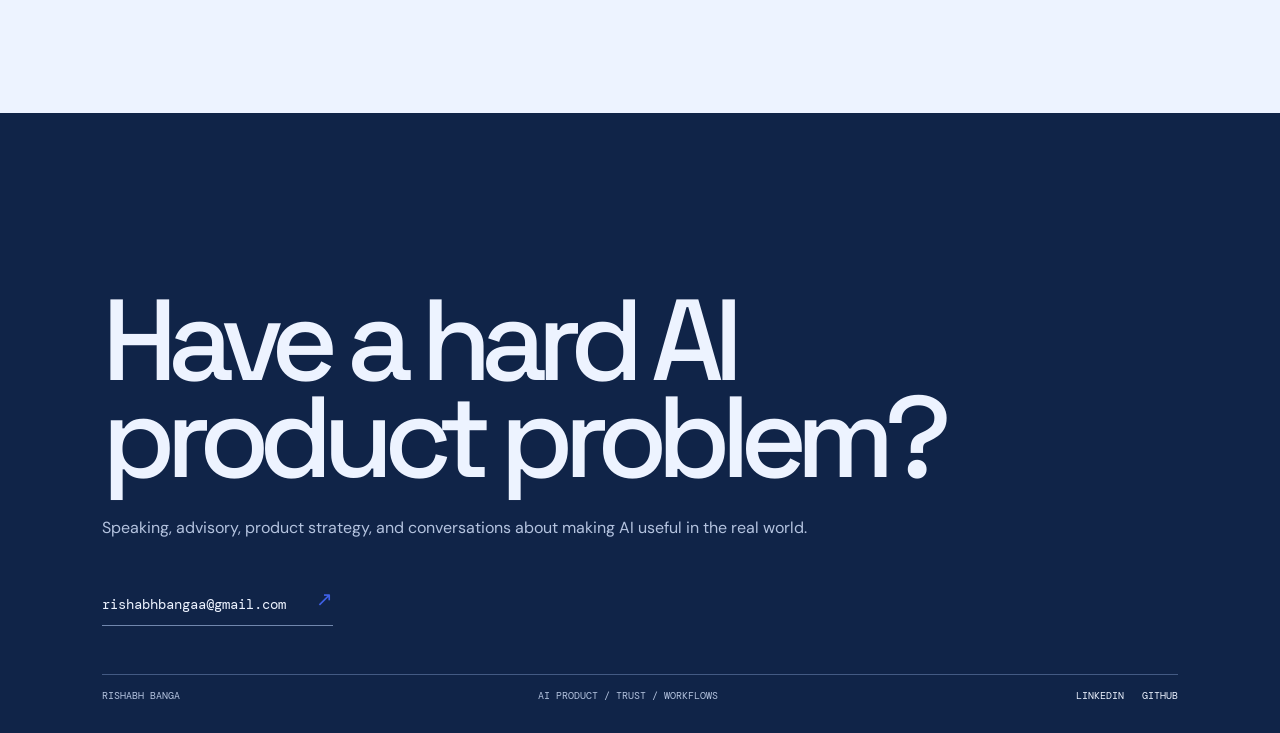
<file: o2.html>
<!doctype html>
<html lang="en">
<head>
    <meta charset="utf-8">
    <meta name="viewport" content="width=device-width, initial-scale=1">
    <meta name="theme-color" content="#f2eee5">
    <meta name="description" content="Rishabh Banga works at the intersection of AI product judgment, trustworthy workflows, and operating discipline.">
    <title>Rishabh Banga | v2 option o2 — Applied intelligence</title>
    <link rel="preconnect" href="https://fonts.googleapis.com">
    <link rel="preconnect" href="https://fonts.gstatic.com" crossorigin>
    <link rel="stylesheet" href="https://fonts.googleapis.com/css2?family=DM+Mono:wght@400;500&amp;family=DM+Sans:wght@400;500;700&amp;family=Space+Grotesk:wght@400;500;600&amp;display=swap">
    <link rel="icon" type="image/png" href="assets/img/favicon.png">
    <link rel="stylesheet" href="assets/css/o2-option.css?v=20260713-1">
</head>
<body class="o2-page">
    <div class="o2-utility">
        <a class="o2-wordmark" href="index.html"><span>RB</span> / Rishabh Banga</a>
        <div class="o2-utility-right">
            <span class="o2-status"><i></i> Product, AI, systems</span>
            <a href="v1.html">v1 / OG</a>
            <a href="v2.html">v2</a>
            <a href="o1.html">o1</a>
            <strong>o2</strong>
        </div>
    </div>

    <main>
        <section class="o2-hero" aria-labelledby="hero-title">
            <div class="o2-hero-index">01 <span>Position</span></div>
            <div class="o2-hero-main">
                <p class="o2-eyebrow">AI product leader / operator / speaker</p>
                <h1 id="hero-title">The hard part of AI is not the model.<br><em>It is the system around it.</em></h1>
                <p class="o2-hero-intro">I help teams turn AI capability into products and workflows people can trust, adopt, and measure in production.</p>
                <p class="o2-hero-credentials">AI Product Manager <span>·</span> Head of Product &amp; Growth <span>·</span> Founder <span>·</span> Ericsson</p>
                <div class="o2-hero-links">
                    <a class="o2-link-arrow o2-link-arrow--primary" href="#work">See the work <span>↘</span></a>
                    <a class="o2-link-arrow o2-link-muted" href="#talks">Public work <span>↘</span></a>
                </div>
            </div>
            <div class="o2-hero-mark o2-trust-explainer" data-state="judgment">
                <button class="o2-trust-button" type="button" aria-label="Judgment. Better decisions at the core. Click to advance.">
                    <svg class="o2-trust-svg" viewBox="0 0 280 290" aria-hidden="true">
                        <g class="o2-trust-guides"><path d="M140 138V103"></path><path d="M140 138V173"></path><path d="M140 138H105"></path><path d="M140 138L115 113"></path><path d="M140 138L165 113"></path><path d="M140 138L115 163"></path><path d="M140 138L165 163"></path></g>
                        <circle class="o2-trust-halo o2-trust-halo--judgment" cx="140" cy="138" r="35"></circle><circle class="o2-trust-halo o2-trust-halo--system" cx="140" cy="138" r="68"></circle><circle class="o2-trust-halo o2-trust-halo--trust" cx="140" cy="138" r="102"></circle>
                        <circle class="o2-trust-ring o2-trust-ring--trust" cx="140" cy="138" r="102"></circle><circle class="o2-trust-ring o2-trust-ring--system" cx="140" cy="138" r="68"></circle><circle class="o2-trust-ring o2-trust-ring--judgment" cx="140" cy="138" r="35"></circle>
                        <g class="o2-trust-state-overlay" data-visual-state="judgment"><circle cx="140" cy="138" r="35" style="fill:none !important;stroke:#7a9eff !important;stroke-width:2 !important"></circle></g>
                        <g class="o2-trust-state-overlay" data-visual-state="system" display="none"><circle cx="140" cy="138" r="68" style="fill:none !important;stroke:#7a9eff !important;stroke-width:2 !important"></circle></g>
                        <g class="o2-trust-state-overlay" data-visual-state="trust" display="none"><circle cx="140" cy="138" r="102" style="fill:none !important;stroke:#7a9eff !important;stroke-dasharray:2 5;stroke-width:2 !important"></circle></g>
                        <g class="o2-system-nodes"><circle cx="140" cy="70" r="2.2"></circle><circle cx="188" cy="90" r="2.2"></circle><circle cx="208" cy="138" r="2.2"></circle><circle cx="188" cy="186" r="2.2"></circle><circle cx="140" cy="206" r="2.2"></circle><circle cx="92" cy="186" r="2.2"></circle><circle cx="72" cy="138" r="2.2"></circle><circle cx="92" cy="90" r="2.2"></circle></g>
                        <g class="o2-trust-axis"><line class="o2-axis-segment o2-axis-segment--judgment" x1="140" y1="138" x2="175" y2="138"></line><line class="o2-axis-segment o2-axis-segment--system" x1="175" y1="138" x2="208" y2="138"></line><line class="o2-axis-segment o2-axis-segment--trust" x1="208" y1="138" x2="246" y2="138"></line><path class="o2-axis-arrow o2-axis-arrow--judgment" d="M169 132L175 138L169 144"></path><path class="o2-axis-arrow o2-axis-arrow--system" d="M202 132L208 138L202 144"></path><path class="o2-axis-arrow o2-axis-arrow--trust" d="M240 132L246 138L240 144"></path></g>
                        <text class="o2-trust-label o2-trust-label--trust" x="140" y="25" text-anchor="middle">TRUST</text><text class="o2-trust-label o2-trust-label--system" x="140" y="61" text-anchor="middle">SYSTEM</text><text class="o2-trust-label o2-trust-label--judgment" x="140" y="104" text-anchor="middle">JUDGMENT</text>
                        <circle class="o2-trust-origin-glow" cx="140" cy="138" r="8"></circle><circle class="o2-trust-origin" cx="140" cy="138" r="3"></circle>
                    </svg>
                    <span class="o2-trust-caption" aria-hidden="true"><strong class="o2-trust-caption-title">Judgment</strong><span class="o2-trust-caption-divider">—</span><span class="o2-trust-caption-copy">Better decisions at the core.</span></span>
                </button>
            </div>
            <div class="o2-hero-foot">Toronto / open to the right conversation <span>2026</span></div>
        </section>

        <section class="o2-statement" aria-labelledby="statement-title">
            <div class="o2-section-index">02 <span>Point of view</span></div>
            <div>
                <p class="o2-eyebrow">A practical position on AI-native product work</p>
                <h2 id="statement-title">AI should increase the quality and speed of product judgment, not replace customer understanding.</h2>
                <p class="o2-body-copy">That means treating governance, workflow design, observability, escalation, and economics as product work. The interface is only one part of the thing users experience.</p>
            </div>
            <div class="o2-principles">
                <div><span>01</span><strong>Make the workflow legible.</strong><small>People need to know what the system did, why, and what happens next.</small></div>
                <div><span>02</span><strong>Make trust operational.</strong><small>Controls and signals belong in the product, not in a policy appendix.</small></div>
                <div><span>03</span><strong>Measure the whole system.</strong><small>Adoption, quality, latency, cost, and failure states are one product conversation.</small></div>
            </div>
        </section>

        <section id="method" class="o2-arc" aria-labelledby="arc-title">
            <div class="o2-section-index">03 <span>Operating arc</span></div>
            <div class="o2-arc-content"><p class="o2-eyebrow">The connective tissue</p><h2 id="arc-title">From signal<br>to <span class="o2-arc-shipping">shipping</span>.</h2><p class="o2-body-copy">Product work is a sequence of decisions. The job is to make that sequence clearer, faster, and safer as the system gets more capable.</p></div>
            <div class="o2-arc-line" aria-label="Operating arc: observe, frame, build, validate, run"><div><b>01</b><strong>Observe</strong><small>Find the real signal.</small></div><div><b>02</b><strong>Frame</strong><small>Name the decision.</small></div><div><b>03</b><strong>Build</strong><small>Make the smallest system.</small></div><div><b>04</b><strong>Validate</strong><small>Expose failure early.</small></div><div><b>05</b><strong>Run</strong><small>Measure what matters.</small></div></div>
        </section>

        <section id="work" class="o2-work" aria-labelledby="work-title">
            <div class="o2-section-index">04 <span>Product vision</span></div>
            <div class="o2-work-heading"><p class="o2-eyebrow">Proof in systems, not slogans</p><h2 id="work-title">Product vision becomes real when it changes the system, not just the screen.</h2></div>
            <div class="o2-case-ledger" aria-label="Eight product case studies">
                <div class="o2-case-ledger-head" aria-hidden="true"><span>Case study / situation</span><span>Product</span><span>Summary</span></div>
                <article class="o2-case-study">
                    <div class="o2-case-situation"><p class="o2-case-label">01 / Situation</p><h3>Kampd</h3><p>As community participation grows, discovery, ranking, and moderation can stop feeling fair—while manual review cannot keep pace.</p></div>
                    <div class="o2-case-product"><p><b>Task</b> Make trust and discovery scale without losing the community’s signal.</p><p><b>Action</b> Mapped member and moderator needs; prioritized ranking, review, real-time signals, and escalation; tested fairness–speed trade-offs; set clear decision rules.</p></div>
                    <div class="o2-case-summary"><div class="o2-case-results"><p>Results</p><div class="o2-case-metrics"><div><strong>25%</strong><span>activation lift</span></div><div><strong>40%</strong><span>less manual review</span></div></div></div><p class="o2-case-label">What this proves</p><p>Growth and governance reinforce each other when they run on the same signals.</p></div>
                </article>
                <article class="o2-case-study">
                    <div class="o2-case-situation"><p class="o2-case-label">02 / Situation</p><h3>TravelTech marketplace</h3><p>People arrived with travel intent but dropped before booking; the journey, handoffs, and decision points were fragmented.</p></div>
                    <div class="o2-case-product"><p><b>Task</b> Turn travel planning into a reliable path from intent to booking.</p><p><b>Action</b> Mapped planner journeys and drop-offs; prioritized onboarding and booking blockers; tested pricing and packaging; aligned CRM, payment, and partner-data flows.</p></div>
                    <div class="o2-case-summary"><div class="o2-case-results"><p>Results</p><div class="o2-case-metrics"><div><strong>20 → 31%</strong><span>activation in three weeks</span></div><div><strong>+30%</strong><span>click-to-booking conversion</span></div></div></div><p class="o2-case-label">What this proves</p><p>Activation improves when the whole journey removes decision friction—not just the first screen.</p></div>
                </article>
                <article class="o2-case-study">
                    <div class="o2-case-situation"><p class="o2-case-label">03 / Situation</p><h3>Copart AI operations</h3><p>Seller and support teams were handling repeatable, high-volume operational work where inconsistent decisions and escalation gaps created drag.</p></div>
                    <div class="o2-case-product"><p><b>Task</b> Give operations AI assistance that could act safely at scale.</p><p><b>Action</b> Analyzed 100K+ interactions; selected repeatable, high-value workflows; built voice and text agent paths; set guardrails and escalation with legal, engineering, and operations.</p></div>
                    <div class="o2-case-summary"><div class="o2-case-results"><p>Results</p><div class="o2-case-metrics o2-case-metrics--single"><div><strong>+30%</strong><span>throughput across seller and operations workflows</span></div></div></div><p class="o2-case-label">What this proves</p><p>Automation scales when workflow, guardrails, escalation, and ownership are designed together.</p></div>
                </article>
                <details class="o2-case-more">
                    <summary>Explore five more case studies <span>↓</span></summary>
                <article class="o2-case-study">
                    <div class="o2-case-situation"><p class="o2-case-label">04 / Situation</p><h3>AI Avatar EdTech</h3><p>Students and educators needed an AI learning experience that could do more than attract curiosity—it had to create real value worth returning to.</p></div>
                    <div class="o2-case-product"><p><b>Task</b> Build an LLM-powered learning product that improved adoption and learning quality.</p><p><b>Action</b> Designed tutor workflows and prompt orchestration; added evaluation loops; segmented high-value users; aligned onboarding, packaging, and pricing to proven demand.</p></div>
                    <div class="o2-case-summary"><div class="o2-case-results"><p>Results</p><div class="o2-case-metrics o2-case-metrics--single"><div><strong>16 → 26%</strong><span>conversion</span></div></div></div><p class="o2-case-label">What this proves</p><p>AI product mechanics create value when adoption design and quality loops are part of the system.</p></div>
                </article>
                <article class="o2-case-study">
                    <div class="o2-case-situation"><p class="o2-case-label">05 / Situation</p><h3>NASA airport movement</h3><p>Congested airports such as SFO need ground-movement decisions that account for complex, real-world constraints—not just model accuracy in isolation.</p></div>
                    <div class="o2-case-product"><p><b>Task</b> Turn an ML-driven graph optimization approach into an operable research-to-product workflow.</p><p><b>Action</b> Led a practicum with researchers and six developers; built Kubeflow, Airflow, and MLflow pipelines; wrote the product specification and statement of work; structured delivery cadences.</p></div>
                    <div class="o2-case-summary"><div class="o2-case-results"><p>Results</p><div class="o2-case-metrics"><div><strong>+40%</strong><span>training data</span></div><div><strong>−80%</strong><span>build time</span></div></div></div><p class="o2-case-label">What this proves</p><p>Research becomes useful only when the data, workflow, and delivery system are designed together.</p></div>
                </article>
                <article class="o2-case-study">
                    <div class="o2-case-situation"><p class="o2-case-label">06 / Situation</p><h3>Microsoft Surface onboarding</h3><p>Future device onboarding needed AI-powered recommendations without compromising privacy, security, accessibility, localization, or platform scale.</p></div>
                    <div class="o2-case-product"><p><b>Task</b> Shape a responsible recommendation experience and a repeatable integration model for the Surface ecosystem.</p><p><b>Action</b> Scoped recommendation opportunities; aligned customer value with privacy and platform requirements; established the first Microsoft-branded device integration model for future OEM expansion.</p></div>
                    <div class="o2-case-summary"><div class="o2-case-results"><p>Projected opportunity</p><div class="o2-case-metrics"><div><strong>$0.5B</strong><span>revenue potential</span></div><div><strong>+25%</strong><span>engagement potential</span></div></div></div><p class="o2-case-label">What this proves</p><p>Responsible AI is not a review step—it is a product constraint that shapes what can scale.</p></div>
                </article>
                <article class="o2-case-study">
                    <div class="o2-case-situation"><p class="o2-case-label">07 / Situation</p><h3>Hacker’s Tribe</h3><p>Students, mentors, and institutions needed a more structured way to find opportunities, collaborate, and turn learning into career momentum.</p></div>
                    <div class="o2-case-product"><p><b>Task</b> Build an AI-powered learning marketplace that could scale across institutions.</p><p><b>Action</b> Designed ranking, matching, and monetization systems; turned hackathons, workshops, and mentorship into repeatable product workflows; partnered with Intel and academic institutions.</p></div>
                    <div class="o2-case-summary"><div class="o2-case-results"><p>Results</p><div class="o2-case-metrics"><div><strong>10K+</strong><span>users</span></div><div><strong>+20%</strong><span>participation and retention</span></div></div></div><p class="o2-case-label">What this proves</p><p>Community scale comes from repeatable learning and matching systems, not one-off programming.</p></div>
                </article>
                <article class="o2-case-study">
                    <div class="o2-case-situation"><p class="o2-case-label">08 / Situation</p><h3>Ericsson reliability systems</h3><p>Telecom-scale BSS infrastructure needed stronger visibility, incident response, and governance across multi-region operations.</p></div>
                    <div class="o2-case-product"><p><b>Task</b> Improve reliability and operating efficiency across critical services.</p><p><b>Action</b> Built observability with Splunk and Tableau; automated compliance and workflow controls; improved CI/CD and internal tooling; optimized system-level performance.</p></div>
                    <div class="o2-case-summary"><div class="o2-case-results"><p>Results</p><div class="o2-case-metrics"><div><strong>−25%</strong><span>downtime</span></div><div><strong>−60%</strong><span>operating cost</span></div></div></div><p class="o2-case-label">What this proves</p><p>Reliability is a product capability when visibility, automation, and accountability are designed into operations.</p></div>
                </article>
                </details>
            </div>
        </section>

        <section id="teardowns" class="o2-teardowns" aria-labelledby="teardowns-title">
            <div class="o2-section-index">05 <span>Product teardowns</span></div>
            <div class="o2-teardowns-heading"><p class="o2-eyebrow">Finding the friction beneath the feature</p><h2 id="teardowns-title">Small product decisions can quietly change the whole experience.</h2><p class="o2-body-copy">Two original product-improvement studies: one examines a tangled feature journey; the other isolates a level-based friction point.</p></div>
            <div class="o2-teardown-grid">
                <article class="o2-teardown-card">
                    <div class="o2-teardown-visual"><img src="assets/img/prodimprov/screen-route-error.png" alt="Pokémon Go Routes error screen used in the product teardown" loading="lazy"></div>
                    <div class="o2-teardown-copy"><p class="o2-teardown-kicker">01 / Mobile game / UX teardown</p><h3>Pokémon Go</h3><p class="o2-teardown-title">Routes &amp; Team Rocket</p><p>How two adjacent features create a multi-step experience that needs clearer recovery and continuity.</p><a class="o2-text-link" href="https://docs.google.com/document/d/12oatQCHiUsOJ55Pa0pibMBwQYL6LoH6X/edit?usp=drive_link&amp;ouid=115070302947657161354&amp;rtpof=true&amp;sd=true" target="_blank" rel="noreferrer">Read the product brief <span>↗</span></a></div>
                </article>
                <article class="o2-teardown-card o2-teardown-card--war">
                    <div class="o2-teardown-visual"><img src="assets/img/projects/tba.png" alt="War Dragons product improvement study placeholder" loading="lazy"></div>
                    <div class="o2-teardown-copy"><p class="o2-teardown-kicker">02 / Mobile game / UX teardown</p><h3>War Dragons</h3><p class="o2-teardown-title">Unintended level friction</p><p>Tracing the unnecessary resistance a player encounters when progress rules get in the way of momentum.</p><span class="o2-teardown-note">Study details available on request</span></div>
                </article>
            </div>
        </section>

        <section id="talks" class="o2-talks" aria-labelledby="talks-title">
            <div class="o2-section-index">06 <span>Public work</span></div>
            <div class="o2-talks-heading"><p class="o2-eyebrow">Talks / events / workshops</p><h2 id="talks-title">Ideas become useful when they can travel.</h2><p class="o2-body-copy">Rishabh translates complex AI-system questions into language that PMs, operators, builders, and communities can use.</p></div>
            <div class="o2-talk-feature"><img src="assets/img/events/all-things-open-2026-ai-systems-fail-silently.webp" alt="All Things Open 2026 talk: AI systems fail silently" loading="lazy" decoding="async"><div><span class="o2-eyebrow">Open-source AI / All Things Open 2026</span><h3>AI Systems Fail Silently</h3><p>Building trust layers with open source for reliable AI.</p><a class="o2-text-link" href="https://2026.allthingsopen.org/speakers/rishabh-banga" target="_blank" rel="noreferrer">Event profile <span>↗</span></a></div></div>
            <div class="o2-talk-grid">
                <article><img src="assets/img/events/fossy-2026-prompts-to-runtime-signals.webp" alt="FOSSY 2026 talk: From prompts to runtime signals" loading="lazy" decoding="async"><div><span>Open-source AI / FOSSY 2026</span><h3>From Prompts to Runtime Signals</h3><p>Making open-source AI systems easier to evaluate, monitor, and trust.</p><a href="https://2026.fossy.ca/schedule/#saturday" target="_blank" rel="noreferrer">Schedule <b>↗</b></a></div></article>
                <article><img src="assets/img/events/acm-future-worlds-2023.svg" alt="ACM Future Worlds Symposium 2023 talk poster" loading="lazy" decoding="async"><div><span>AI and education / ACM 2023</span><h3>AI in Kids Learning: Boon or Bane?</h3><p>Presented at the ACM Sacramento Chapter’s 6th Future Worlds Symposium on October 6, 2023.</p><a href="https://tikkl.com/acmsacramentochapter/c/fws2023/?section=agenda" target="_blank" rel="noreferrer">Agenda <b>↗</b></a></div></article>
                <article><img src="assets/img/events/wfpst-trustworthy-agentic-ai-public-safety.webp" alt="IEEE World Forum tutorial poster" loading="lazy" decoding="async"><div><span>Trustworthy AI / IEEE WF-PST 2026</span><h3>Trustworthy Agentic AI</h3><p>Evaluation gates, escalation paths, and human review for public-safety workflows.</p></div></article>
                <article><img src="assets/img/events/icml-accepted-at-icml-2026.webp" alt="ICML 2026 mentoring forum poster" loading="lazy" decoding="async"><div><span>Real-world AI / ICML 2026</span><h3>Beyond the Model</h3><p>Building AI systems that work in the real world.</p></div></article>
                <article><img src="assets/img/events/yspace-hiring-first-ai-employee.webp" alt="YSpace AI employee workshop poster" loading="lazy" decoding="async"><div><span>Founder training / YSpace</span><h3>Hiring Your First AI Employee</h3><p>Delegating real work to agents without losing judgment or control.</p></div></article>
                <article><img src="assets/img/events/tpma-practice-pming-multiple-products.webp" alt="Toronto Product Management Association event poster" loading="lazy" decoding="async"><div><span>Product leadership / TPMA</span><h3>Practice PMing Multiple Products</h3><p>Focus, prioritization, and decision-making across several products.</p></div></article>
                <article><img src="assets/img/events/stanford-code-in-place.webp" alt="Stanford Code in Place poster" loading="lazy" decoding="async"><div><span>Teaching / Stanford University</span><h3>Code in Place</h3><p>Section lead for Stanford’s introductory Python course, supporting live problem-solving and debugging.</p></div></article>
            </div>
        </section>

        <section id="writing" class="o2-writing" aria-labelledby="writing-title">
            <div class="o2-section-index">07 <span>Writing</span></div>
            <div class="o2-writing-heading"><p class="o2-eyebrow">Articles / public dialogue</p><h2 id="writing-title">Ideas become stronger when they can be examined in public.</h2><p class="o2-body-copy">Technical systems work, governance, and the evidence required to make both credible in practice.</p></div>
            <article class="o2-writing-feature">
                <p class="o2-writing-meta">Featured technical essay<br>All Things Open · April 2026 · 5 min</p>
                <div><h3>From Wayback to WordPress: Designing a recovery pipeline for archived sites</h3><p>The Wayback Machine saves content. This pipeline makes it usable—turning an archived site into a reproducible, WordPress-importable system.</p><a class="o2-writing-link" href="https://allthingsopen.org/articles/wayback-machine-wordpress-recovery-pipeline" target="_blank" rel="noreferrer">Read article <span>↗</span></a></div>
            </article>
            <div class="o2-writing-series">
                <div class="o2-writing-series-head"><div><p class="o2-eyebrow">Apply AI Alliance</p><h3>A two-part argument for verifiable AI governance.</h3></div><p>European Commission community forum<br><span>Some community content may require platform access.</span></p></div>
                <div class="o2-writing-grid">
                    <article><p class="o2-writing-meta">AI governance / June 2026</p><h3>From Policy to Proof: Why AI Governance Needs Verification Layers</h3><p>Governance needs runtime evidence—not only documentation.</p><a class="o2-text-link" href="https://futurium.ec.europa.eu/en/apply-ai-alliance/community-content/policy-proof-why-ai-governance-needs-verification-layers" target="_blank" rel="noreferrer">Read article <span>↗</span></a></article>
                    <article><p class="o2-writing-meta">Human oversight / June 2026</p><h3>From Human Oversight to Oversight Proof</h3><p>Human review matters only when meaningful control can be shown.</p><a class="o2-text-link" href="https://futurium.ec.europa.eu/en/apply-ai-alliance/community-content/human-oversight-oversight-proof" target="_blank" rel="noreferrer">Read article <span>↗</span></a></article>
                </div>
            </div>
        </section>

        <section class="o2-experience" aria-labelledby="experience-title">
            <div class="o2-section-index">08 <span>Experience</span></div>
            <div class="o2-experience-heading"><p class="o2-eyebrow">Where the work has been practiced</p><h2 id="experience-title">A career across products, platforms, and applied systems.</h2></div>
            <div class="o2-ledger">
                <div><span>Apr 2025 — present</span><strong>RBX Labs</strong><p>AI Platform &amp; Workflow Systems Consultant</p></div>
                <div><span>Apr — Nov 2025</span><strong>Stealth Startup</strong><p>Product Consultant, GenAI + TravelTech</p></div>
                <div><span>Aug 2024 — Apr 2025</span><strong>Copart</strong><p>AI Product Manager</p></div>
                <div><span>Jan 2023 — Jul 2024</span><strong>Stealth Startup</strong><p>Head of Product &amp; Growth, AI Avatar EdTech</p></div>
                <div><span>Feb 2020 — Aug 2021</span><strong>Hacker’s Tribe Foundation</strong><p>Founder / Chief Product Officer</p></div>
                <div><span>Aug 2015 — Jan 2020</span><strong>Ericsson</strong><p>Senior Software Engineer, R&amp;D</p></div>
            </div>
        </section>

        <section id="contact" class="o2-contact" aria-labelledby="contact-title">
            <p class="o2-eyebrow">09 / Contact</p><h2 id="contact-title">Have a hard AI product problem?</h2><p>Speaking, advisory, product strategy, and conversations about making AI useful in the real world.</p><a class="o2-contact-link" href="mailto:rishabhbangaa@gmail.com">rishabhbangaa@gmail.com <span>↗</span></a>
            <footer><span>Rishabh Banga</span><span>AI product / trust / workflows</span><span><a href="https://www.linkedin.com/in/rishabhbanga" target="_blank" rel="noreferrer">LinkedIn</a> &nbsp; <a href="https://github.com/rishabhbanga" target="_blank" rel="noreferrer">GitHub</a></span></footer>
        </section>
    </main>
    <script>
        (() => {
            const explainer = document.querySelector('.o2-trust-explainer');
            if (!explainer) return;
            const button = explainer.querySelector('.o2-trust-button');
            const captionTitle = explainer.querySelector('.o2-trust-caption-title');
            const captionCopy = explainer.querySelector('.o2-trust-caption-copy');
            const rings = explainer.querySelectorAll('.o2-trust-ring');
            const halos = explainer.querySelectorAll('.o2-trust-halo');
            const labels = explainer.querySelectorAll('.o2-trust-label');
            const axisParts = explainer.querySelectorAll('.o2-axis-segment, .o2-axis-arrow');
            const guides = explainer.querySelectorAll('.o2-trust-guides path');
            const nodes = explainer.querySelectorAll('.o2-system-nodes circle');
            const stateOverlays = explainer.querySelectorAll('.o2-trust-state-overlay');
            const states = [
                { id: 'judgment', title: 'Judgment', copy: 'Better decisions at the core.' },
                { id: 'system', title: 'System', copy: 'Judgment made operational.' },
                { id: 'trust', title: 'Trust', copy: 'Confidence earned in use.' }
            ];
            const reducedMotion = window.matchMedia('(prefers-reduced-motion: reduce)');
            let currentIndex = 0;
            let timer = null;
            let isVisible = true;
            const showState = (index) => {
                currentIndex = (index + states.length) % states.length;
                const state = states[currentIndex];
                explainer.dataset.state = state.id;
                captionTitle.textContent = state.title;
                captionCopy.textContent = state.copy;
                button.setAttribute('aria-label', `${state.title}. ${state.copy} Click to advance.`);
                stateOverlays.forEach((overlay) => overlay.setAttribute('display', overlay.getAttribute('data-visual-state') === state.id ? 'inline' : 'none'));
                const activeClass = `--${state.id}`;
                const isActiveStage = (element) => (element.getAttribute('class') || '').includes(activeClass);
                rings.forEach((ring) => {
                    const active = isActiveStage(ring);
                    ring.classList.toggle('is-active', active);
                });
                halos.forEach((halo) => { halo.classList.toggle('is-active', isActiveStage(halo)); });
                labels.forEach((label) => {
                    const active = isActiveStage(label);
                    label.classList.toggle('is-active', active);
                });
                axisParts.forEach((part) => {
                    const active = isActiveStage(part);
                    part.classList.toggle('is-active', active);
                });
                guides.forEach((guide) => { guide.classList.toggle('is-active', state.id === 'judgment'); });
                nodes.forEach((node) => { node.classList.toggle('is-active', state.id === 'system'); });
            };
            const stopAnimation = () => { if (timer) { window.clearInterval(timer); timer = null; } };
            const startAnimation = () => {
                if (timer || reducedMotion.matches || !isVisible) return;
                timer = window.setInterval(() => showState(currentIndex + 1), 2600);
            };
            const restartAnimation = () => { stopAnimation(); startAnimation(); };
            button.addEventListener('click', () => { stopAnimation(); showState(currentIndex + 1); startAnimation(); });
            button.addEventListener('pointerenter', stopAnimation);
            button.addEventListener('pointerleave', startAnimation);
            button.addEventListener('focus', stopAnimation);
            button.addEventListener('blur', startAnimation);
            if ('IntersectionObserver' in window) {
                new IntersectionObserver(([entry]) => { isVisible = entry.isIntersecting; isVisible ? startAnimation() : stopAnimation(); }, { threshold: 0.25 }).observe(explainer);
            } else startAnimation();
            reducedMotion.addEventListener?.('change', restartAnimation);
            showState(0);
            startAnimation();
        })();
    </script>
</body>
</html>
</file>
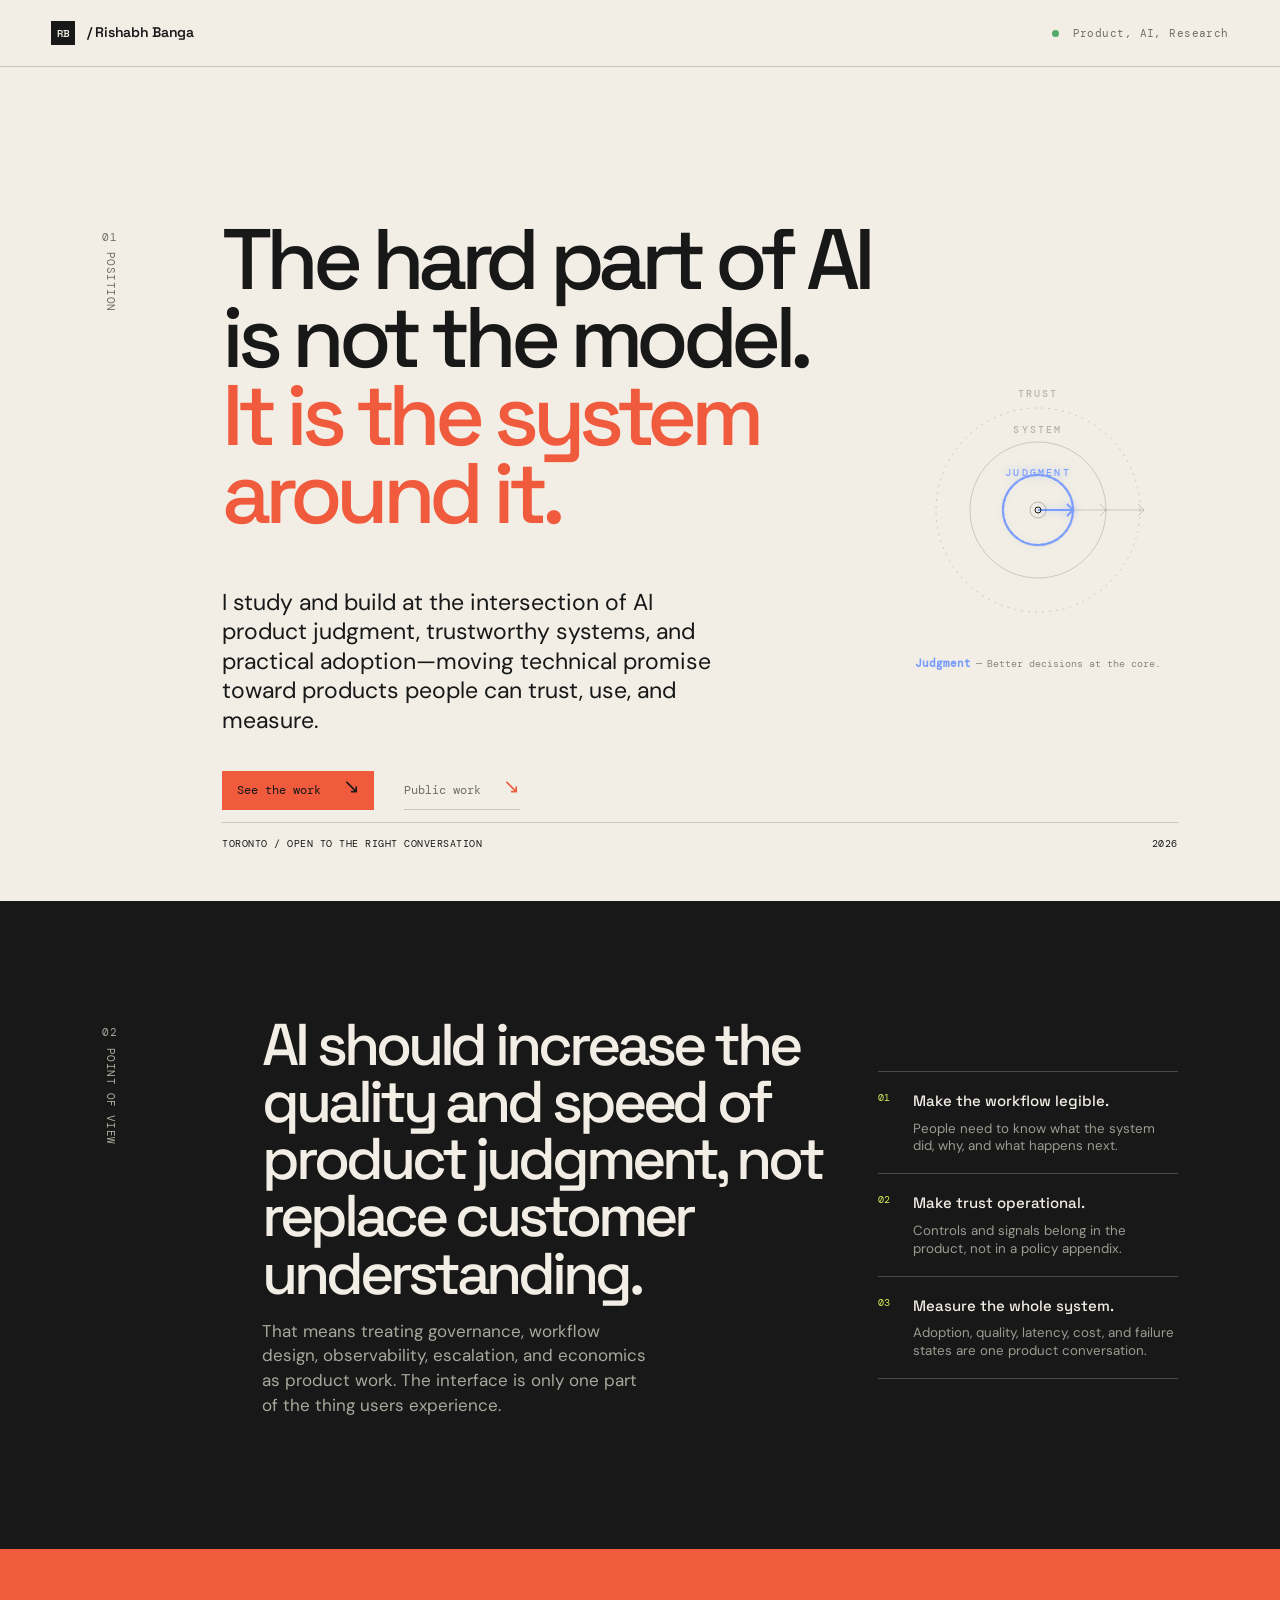
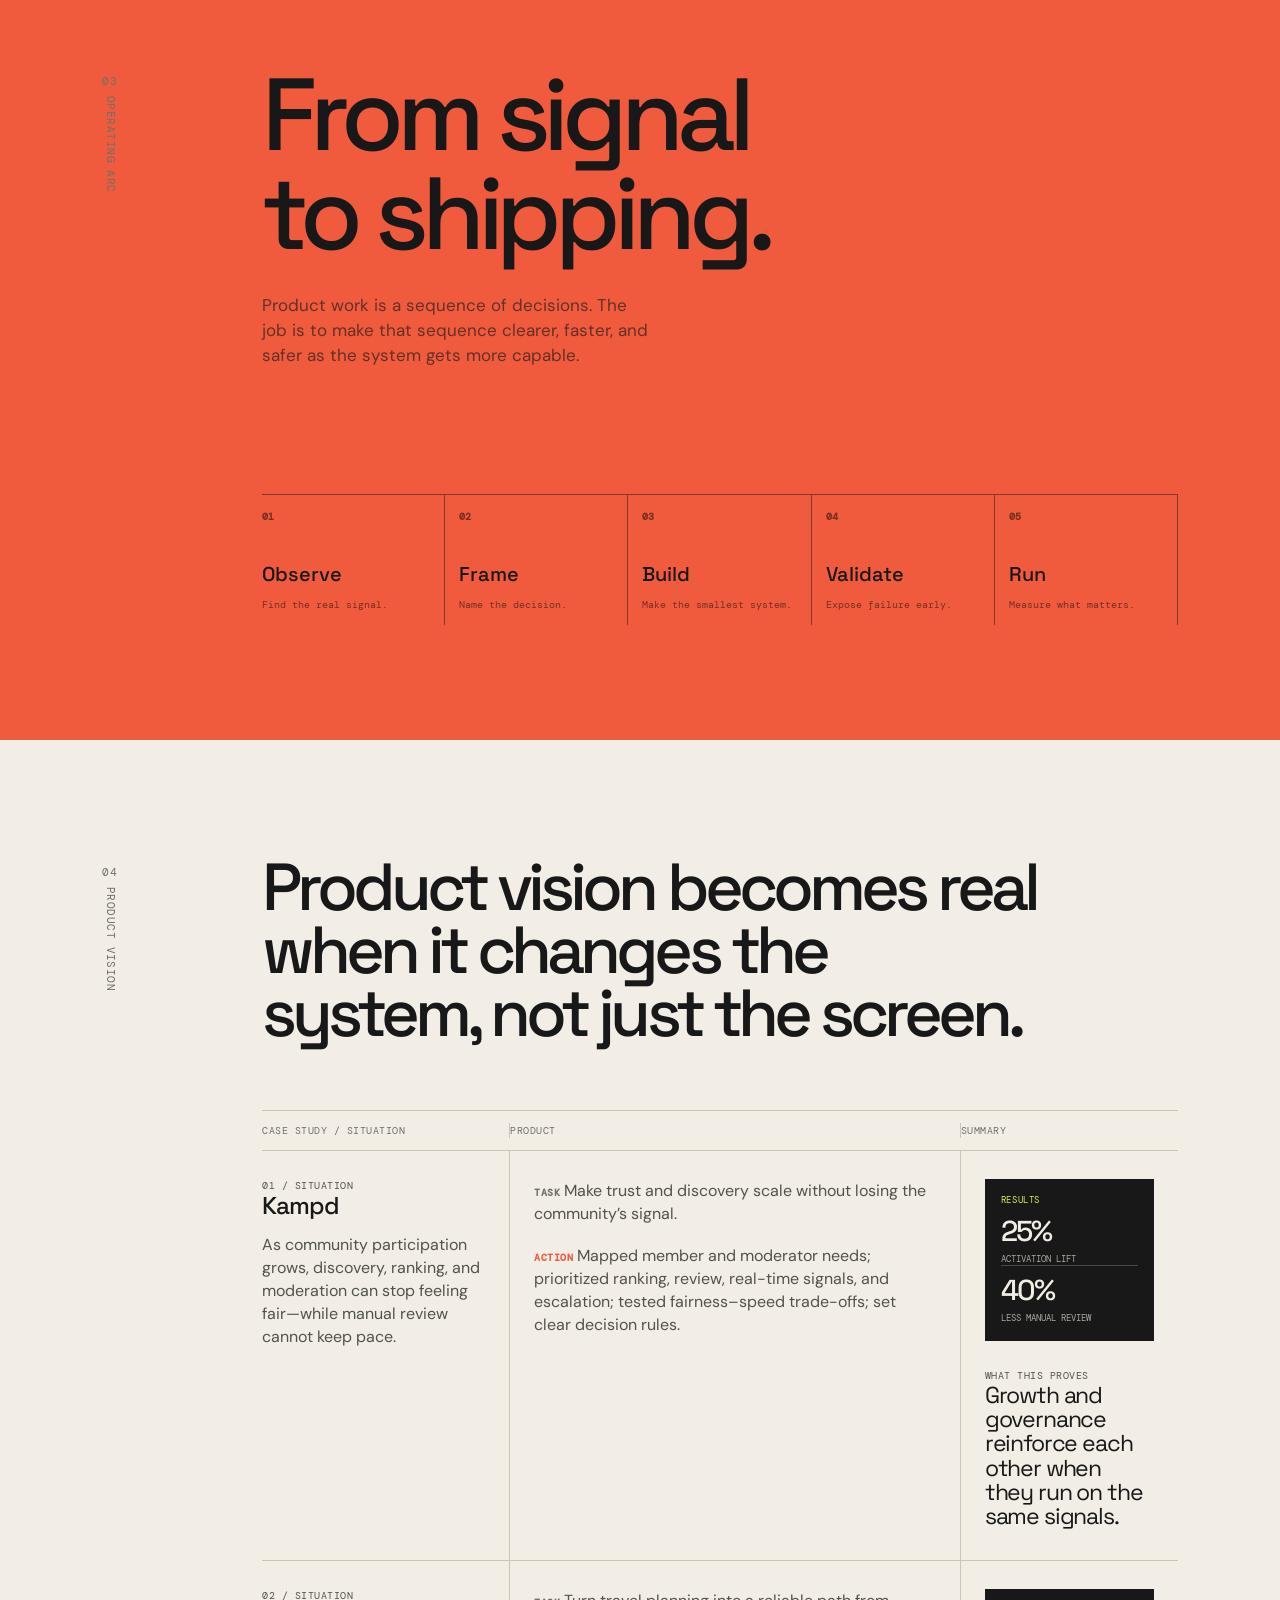
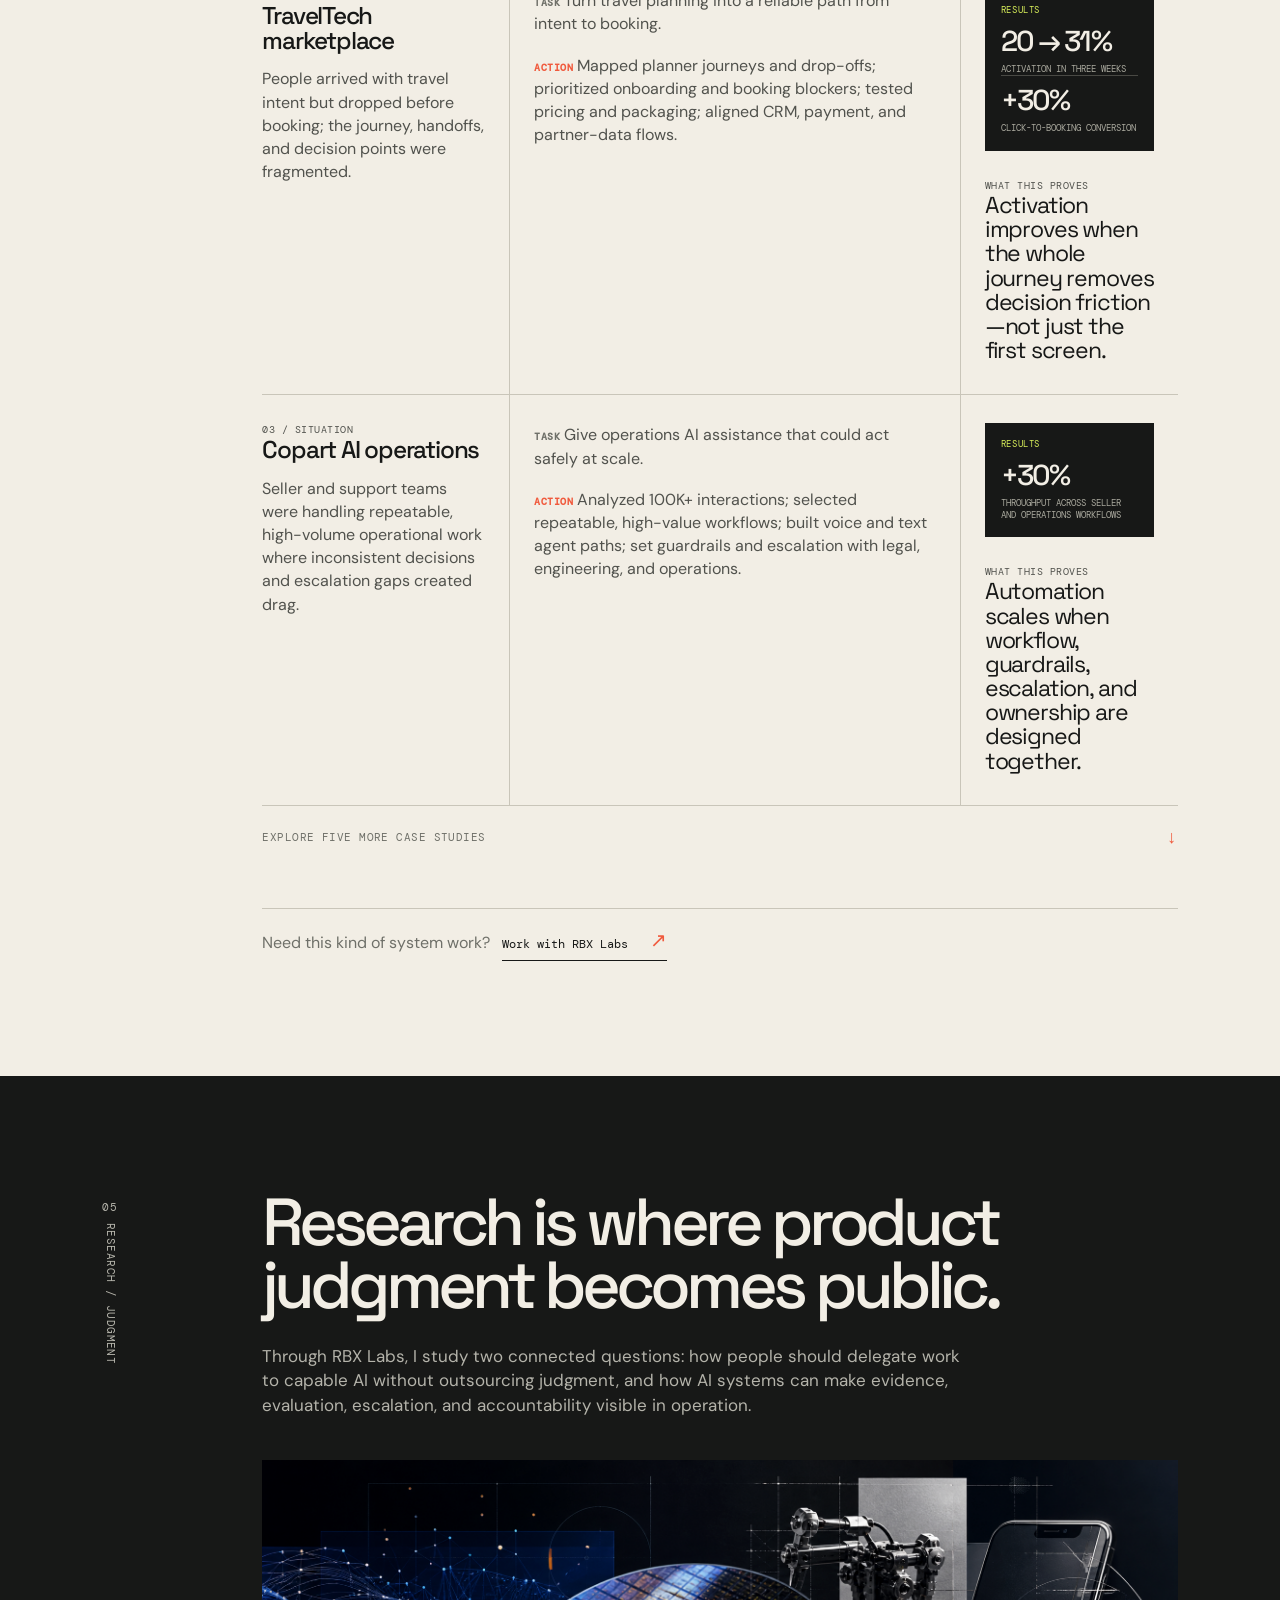
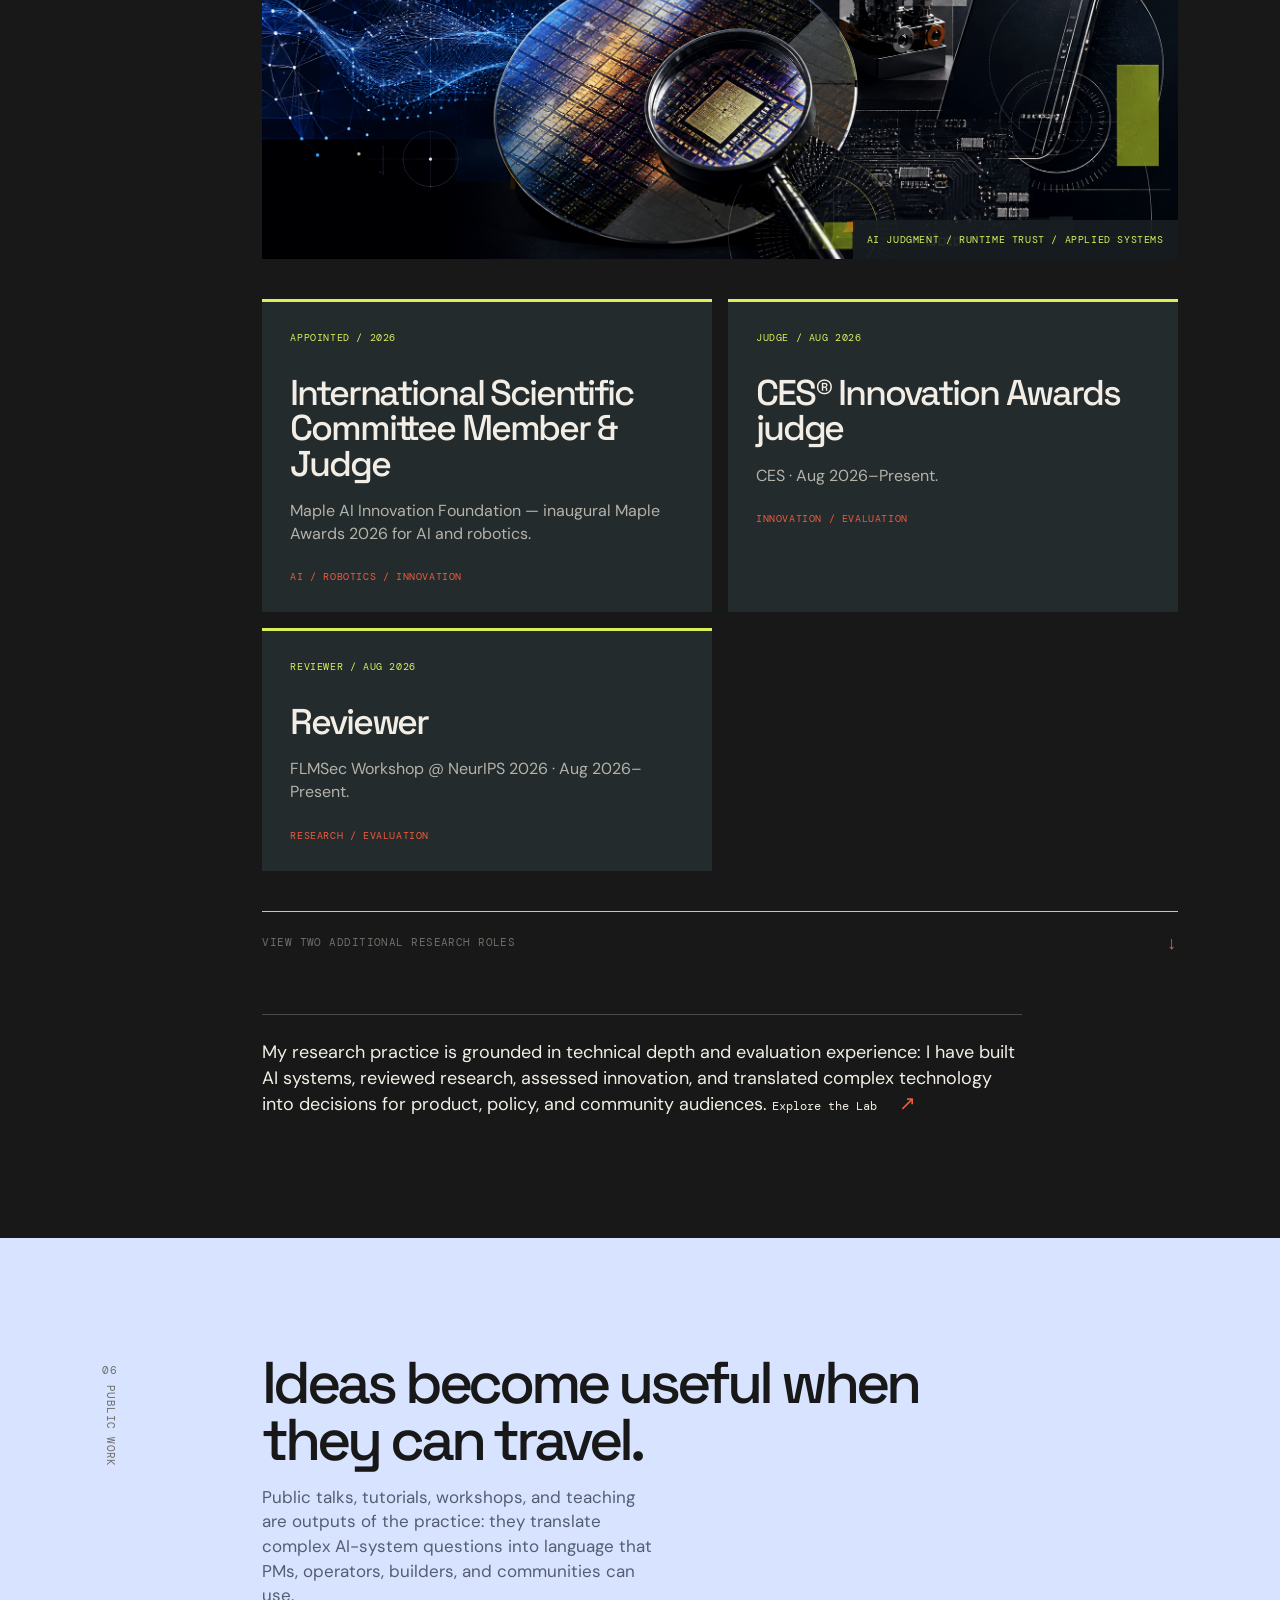
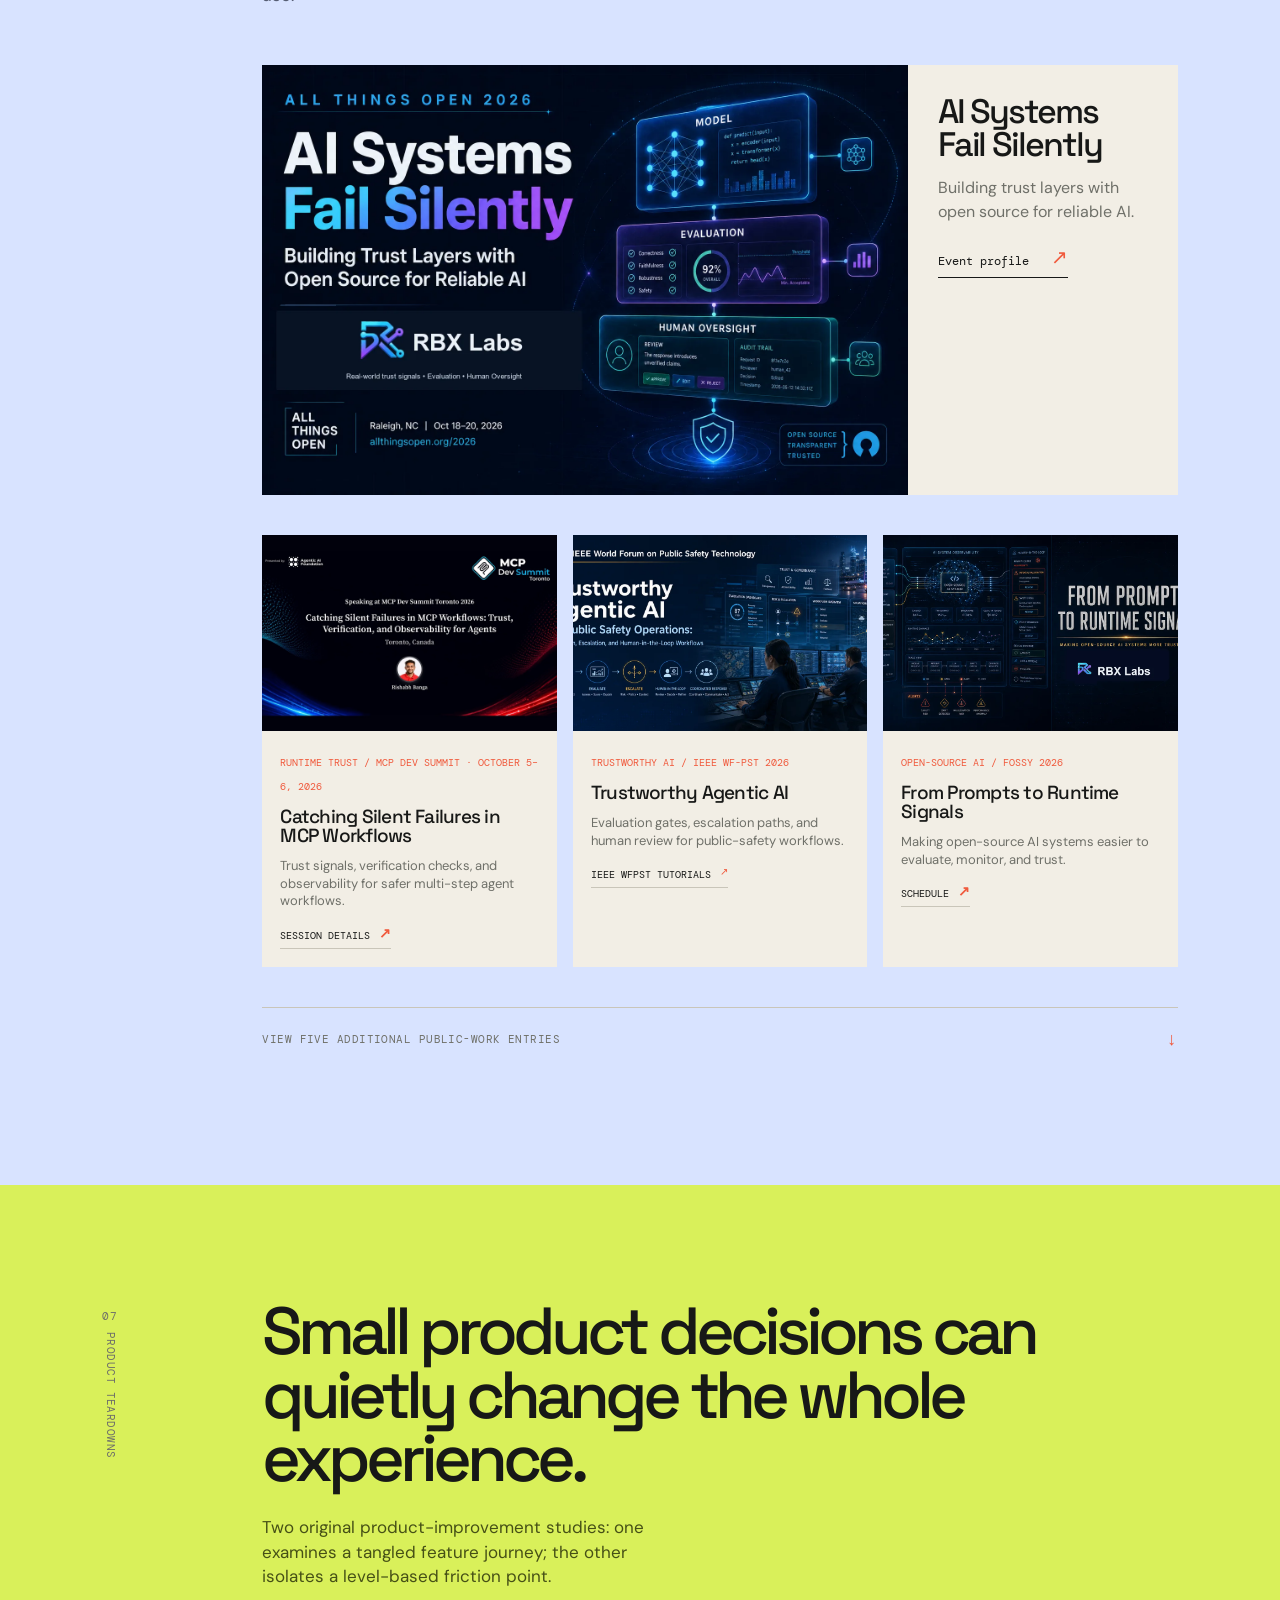
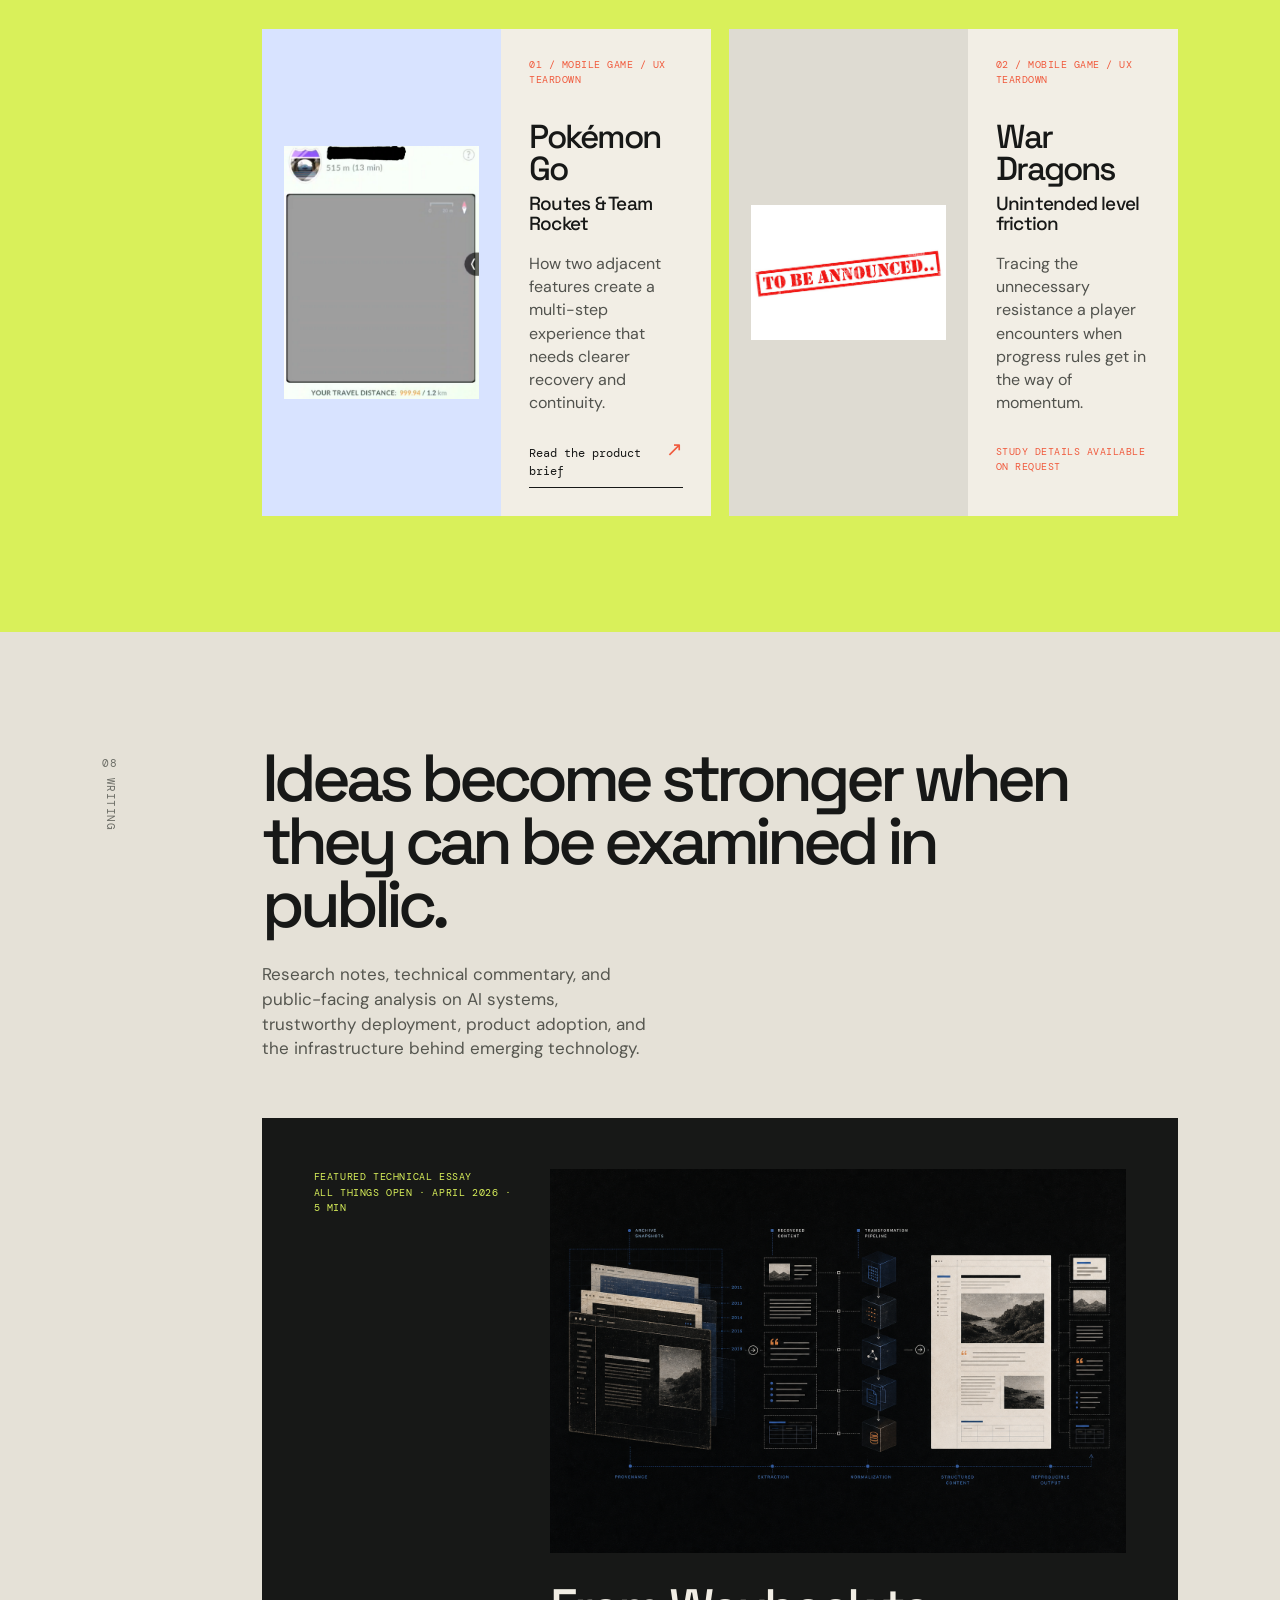
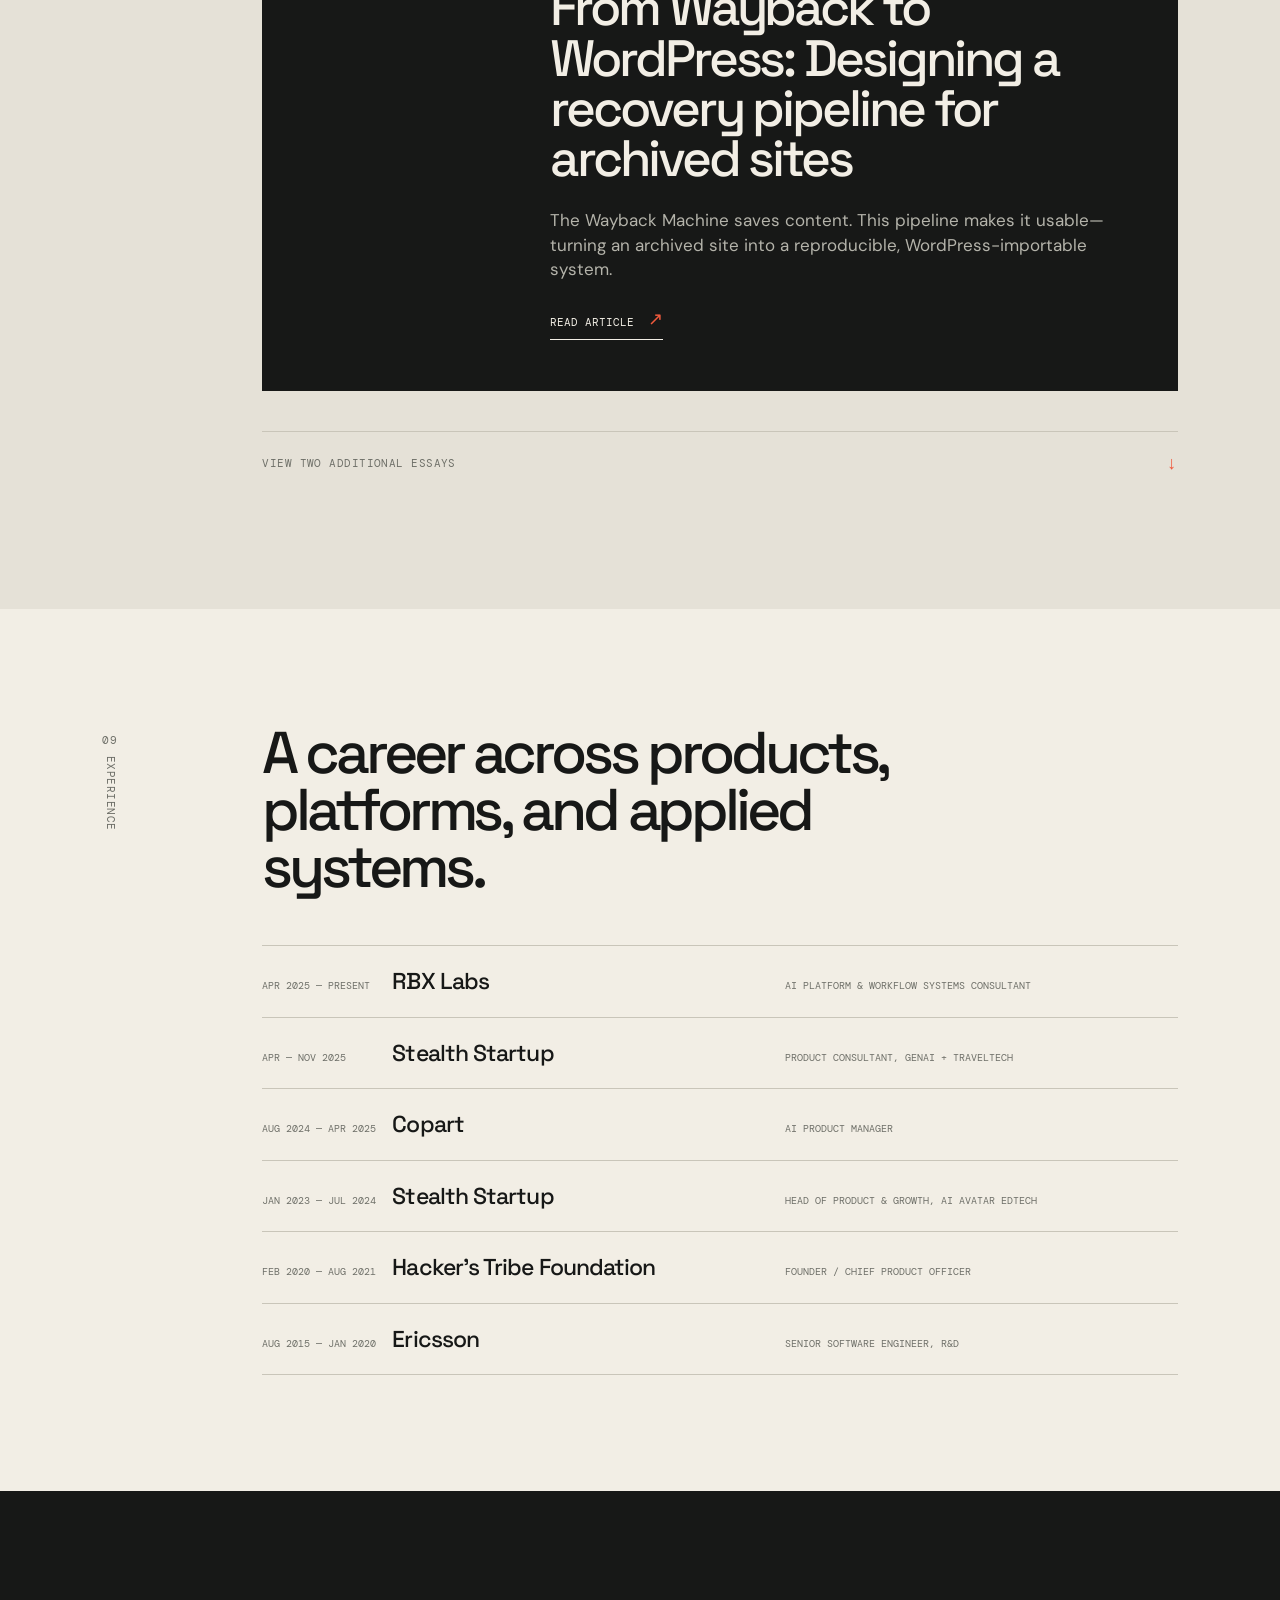
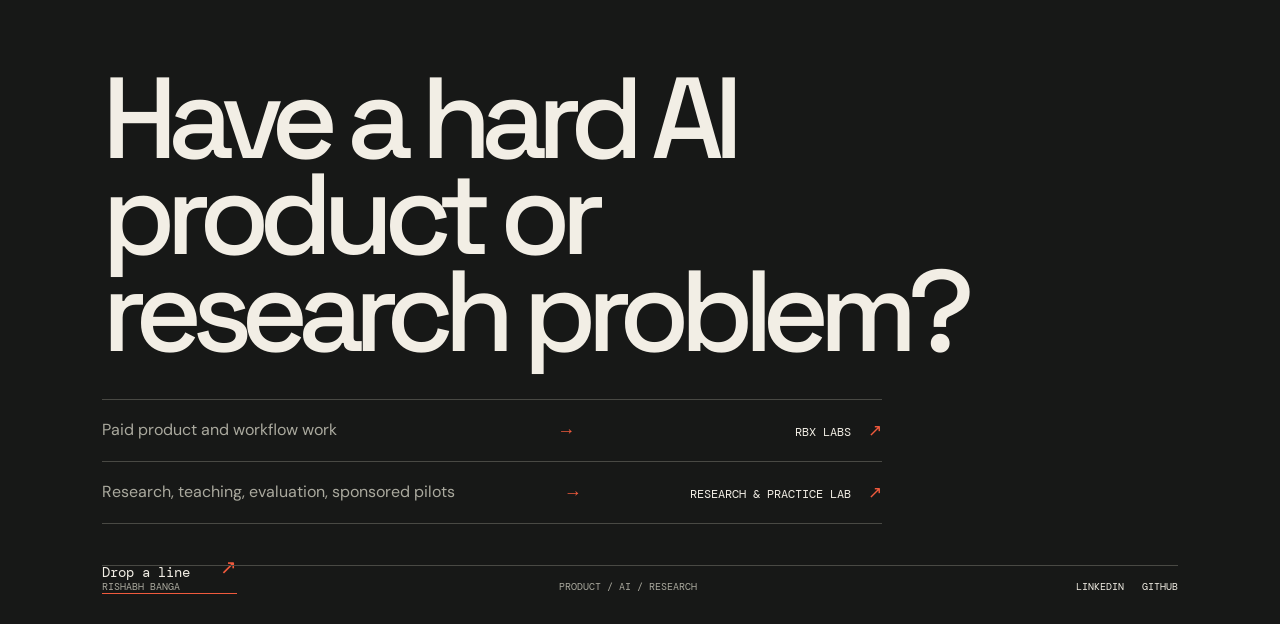
<file: v2.html>
<!doctype html>
<html lang="en">
<head>
    <meta charset="utf-8">
    <meta name="viewport" content="width=device-width, initial-scale=1">
    <meta name="theme-color" content="#f2eee5">
    <meta name="description" content="Rishabh Banga is an AI product leader, founder of RBX Labs, and research practitioner focused on product judgment, trustworthy systems, and practical AI adoption.">
    <title>Rishabh Banga | AI Product Judgment, Research, and Trusted Systems</title>
    <link rel="preconnect" href="https://fonts.googleapis.com">
    <link rel="preconnect" href="https://fonts.gstatic.com" crossorigin>
    <link rel="stylesheet" href="https://fonts.googleapis.com/css2?family=DM+Mono:wght@400;500&amp;family=DM+Sans:wght@400;500;700&amp;family=Space+Grotesk:wght@400;500;600&amp;display=swap">
    <link rel="icon" type="image/png" href="assets/img/favicon.png">
            <link rel="stylesheet" href="assets/css/o2.css?v=20260924-talks-fix">
    <script type="application/ld+json">
    {
        "@context": "https://schema.org",
        "@type": "Person",
        "name": "Rishabh Banga",
        "url": "https://rishabhbanga.github.io/",
        "jobTitle": "AI Product Leader and Founder",
        "worksFor": {
            "@type": "Organization",
            "name": "RBX Labs",
            "url": "https://rbx-labs.io/"
        },
        "sameAs": [
            "https://rishabhbanga.github.io/",
            "https://www.linkedin.com/in/rishabhbanga",
            "https://github.com/rishabhbanga"
        ],
        "knowsAbout": ["AI product judgment", "delegated thinking", "runtime trust", "AI workflows", "open-source AI", "AI evaluation"]
    }
    </script>
</head>
<body class="o2-page">
    <div class="o2-utility">
        <a class="o2-wordmark" href="index.html"><span>RB</span> / Rishabh Banga</a>
        <div class="o2-utility-right">
            <span class="o2-status"><i></i> Product, AI, Research</span>
        </div>
    </div>

    <main>
        <section class="o2-hero" aria-labelledby="hero-title">
            <div class="o2-hero-index">01 <span>Position</span></div>
            <div class="o2-hero-main">
                <h1 id="hero-title">The hard part of AI is not the model.<br><em>It is the system around it.</em></h1>
                <p class="o2-hero-intro">I study and build at the intersection of AI product judgment, trustworthy systems, and practical adoption—moving technical promise toward products people can trust, use, and measure.</p>
                <div class="o2-hero-links">
                    <a class="o2-link-arrow o2-link-arrow--primary" href="#work">See the work <span>↘</span></a>
                    <a class="o2-link-arrow o2-link-muted" href="#talks">Public work <span>↘</span></a>
                </div>
            </div>
            <div class="o2-hero-mark o2-trust-explainer" data-state="judgment">
                <button class="o2-trust-button" type="button" aria-label="Judgment. Better decisions at the core. Click to advance.">
                    <svg class="o2-trust-svg" viewBox="0 0 280 290" aria-hidden="true">
                        <circle class="o2-trust-halo o2-trust-halo--judgment" cx="140" cy="138" r="35"></circle><circle class="o2-trust-halo o2-trust-halo--system" cx="140" cy="138" r="68"></circle><circle class="o2-trust-halo o2-trust-halo--trust" cx="140" cy="138" r="102"></circle>
                        <circle class="o2-trust-ring o2-trust-ring--trust" cx="140" cy="138" r="102"></circle><circle class="o2-trust-ring o2-trust-ring--system" cx="140" cy="138" r="68"></circle><circle class="o2-trust-ring o2-trust-ring--judgment" cx="140" cy="138" r="35"></circle>
                        <g class="o2-trust-state-overlay" data-visual-state="judgment"><circle cx="140" cy="138" r="35" style="fill:none !important;stroke:#7a9eff !important;stroke-width:2 !important"></circle></g>
                        <g class="o2-trust-state-overlay" data-visual-state="system" display="none"><circle cx="140" cy="138" r="68" style="fill:none !important;stroke:#7a9eff !important;stroke-width:2 !important"></circle></g>
                        <g class="o2-trust-state-overlay" data-visual-state="trust" display="none"><circle cx="140" cy="138" r="102" style="fill:none !important;stroke:#7a9eff !important;stroke-dasharray:2 5;stroke-width:2 !important"></circle></g>
                        <g class="o2-system-nodes"><circle cx="140" cy="70" r="2.2"></circle><circle cx="188" cy="90" r="2.2"></circle><circle cx="208" cy="138" r="2.2"></circle><circle cx="188" cy="186" r="2.2"></circle><circle cx="140" cy="206" r="2.2"></circle><circle cx="92" cy="186" r="2.2"></circle><circle cx="72" cy="138" r="2.2"></circle><circle cx="92" cy="90" r="2.2"></circle></g>
                        <g class="o2-trust-axis"><line class="o2-axis-segment o2-axis-segment--judgment" x1="140" y1="138" x2="175" y2="138"></line><line class="o2-axis-segment o2-axis-segment--system" x1="175" y1="138" x2="208" y2="138"></line><line class="o2-axis-segment o2-axis-segment--trust" x1="208" y1="138" x2="246" y2="138"></line><path class="o2-axis-arrow o2-axis-arrow--judgment" d="M169 132L175 138L169 144"></path><path class="o2-axis-arrow o2-axis-arrow--system" d="M202 132L208 138L202 144"></path><path class="o2-axis-arrow o2-axis-arrow--trust" d="M240 132L246 138L240 144"></path></g>
                        <text class="o2-trust-label o2-trust-label--trust" x="140" y="25" text-anchor="middle">TRUST</text><text class="o2-trust-label o2-trust-label--system" x="140" y="61" text-anchor="middle">SYSTEM</text><text class="o2-trust-label o2-trust-label--judgment" x="140" y="104" text-anchor="middle">JUDGMENT</text>
                        <circle class="o2-trust-origin-glow" cx="140" cy="138" r="8"></circle><circle class="o2-trust-origin" cx="140" cy="138" r="3"></circle>
                    </svg>
                    <span class="o2-trust-caption" aria-hidden="true"><strong class="o2-trust-caption-title">Judgment</strong><span class="o2-trust-caption-divider">—</span><span class="o2-trust-caption-copy">Better decisions at the core.</span></span>
                </button>
            </div>
            <div class="o2-hero-foot">Toronto / open to the right conversation <span>2026</span></div>
        </section>

        <section class="o2-statement" aria-labelledby="statement-title">
            <div class="o2-section-index">02 <span>Point of view</span></div>
            <div>
                <p class="o2-eyebrow">A practical position on AI-native product work</p>
                <h2 id="statement-title">AI should increase the quality and speed of product judgment, not replace customer understanding.</h2>
                <p class="o2-body-copy">That means treating governance, workflow design, observability, escalation, and economics as product work. The interface is only one part of the thing users experience.</p>
            </div>
            <div class="o2-principles">
                <div><span>01</span><strong>Make the workflow legible.</strong><small>People need to know what the system did, why, and what happens next.</small></div>
                <div><span>02</span><strong>Make trust operational.</strong><small>Controls and signals belong in the product, not in a policy appendix.</small></div>
                <div><span>03</span><strong>Measure the whole system.</strong><small>Adoption, quality, latency, cost, and failure states are one product conversation.</small></div>
            </div>
        </section>

        <section id="method" class="o2-arc" aria-labelledby="arc-title">
            <div class="o2-section-index">03 <span>Operating arc</span></div>
            <div class="o2-arc-content"><p class="o2-eyebrow">The connective tissue</p><h2 id="arc-title">From signal<br>to <span class="o2-arc-shipping">shipping</span>.</h2><p class="o2-body-copy">Product work is a sequence of decisions. The job is to make that sequence clearer, faster, and safer as the system gets more capable.</p></div>
            <div class="o2-arc-line" aria-label="Operating arc: observe, frame, build, validate, run"><div><b>01</b><strong>Observe</strong><small>Find the real signal.</small></div><div><b>02</b><strong>Frame</strong><small>Name the decision.</small></div><div><b>03</b><strong>Build</strong><small>Make the smallest system.</small></div><div><b>04</b><strong>Validate</strong><small>Expose failure early.</small></div><div><b>05</b><strong>Run</strong><small>Measure what matters.</small></div></div>
        </section>

        <section id="work" class="o2-work" aria-labelledby="work-title">
            <div class="o2-section-index">04 <span>Product vision</span></div>
            <div class="o2-work-heading"><p class="o2-eyebrow">Proof in systems, not slogans</p><h2 id="work-title">Product vision becomes real when it changes the system, not just the screen.</h2></div>
            <div class="o2-case-ledger" aria-label="Eight product case studies">
                <div class="o2-case-ledger-head" aria-hidden="true"><span>Case study / situation</span><span>Product</span><span>Summary</span></div>
                <article class="o2-case-study">
                    <div class="o2-case-situation"><p class="o2-case-label">01 / Situation</p><h3>Kampd</h3><p>As community participation grows, discovery, ranking, and moderation can stop feeling fair—while manual review cannot keep pace.</p></div>
                    <div class="o2-case-product"><p><b>Task</b> Make trust and discovery scale without losing the community’s signal.</p><p><b>Action</b> Mapped member and moderator needs; prioritized ranking, review, real-time signals, and escalation; tested fairness–speed trade-offs; set clear decision rules.</p></div>
                    <div class="o2-case-summary"><div class="o2-case-results"><p>Results</p><div class="o2-case-metrics"><div><strong>25%</strong><span>activation lift</span></div><div><strong>40%</strong><span>less manual review</span></div></div></div><p class="o2-case-label">What this proves</p><p>Growth and governance reinforce each other when they run on the same signals.</p></div>
                </article>
                <article class="o2-case-study">
                    <div class="o2-case-situation"><p class="o2-case-label">02 / Situation</p><h3>TravelTech marketplace</h3><p>People arrived with travel intent but dropped before booking; the journey, handoffs, and decision points were fragmented.</p></div>
                    <div class="o2-case-product"><p><b>Task</b> Turn travel planning into a reliable path from intent to booking.</p><p><b>Action</b> Mapped planner journeys and drop-offs; prioritized onboarding and booking blockers; tested pricing and packaging; aligned CRM, payment, and partner-data flows.</p></div>
                    <div class="o2-case-summary"><div class="o2-case-results"><p>Results</p><div class="o2-case-metrics"><div><strong>20 → 31%</strong><span>activation in three weeks</span></div><div><strong>+30%</strong><span>click-to-booking conversion</span></div></div></div><p class="o2-case-label">What this proves</p><p>Activation improves when the whole journey removes decision friction—not just the first screen.</p></div>
                </article>
                <article class="o2-case-study">
                    <div class="o2-case-situation"><p class="o2-case-label">03 / Situation</p><h3>Copart AI operations</h3><p>Seller and support teams were handling repeatable, high-volume operational work where inconsistent decisions and escalation gaps created drag.</p></div>
                    <div class="o2-case-product"><p><b>Task</b> Give operations AI assistance that could act safely at scale.</p><p><b>Action</b> Analyzed 100K+ interactions; selected repeatable, high-value workflows; built voice and text agent paths; set guardrails and escalation with legal, engineering, and operations.</p></div>
                    <div class="o2-case-summary"><div class="o2-case-results"><p>Results</p><div class="o2-case-metrics o2-case-metrics--single"><div><strong>+30%</strong><span>throughput across seller and operations workflows</span></div></div></div><p class="o2-case-label">What this proves</p><p>Automation scales when workflow, guardrails, escalation, and ownership are designed together.</p></div>
                </article>
                <details class="o2-case-more">
                    <summary>Explore five more case studies <span>↓</span></summary>
                <article class="o2-case-study">
                    <div class="o2-case-situation"><p class="o2-case-label">04 / Situation</p><h3>AI Avatar EdTech</h3><p>Students and educators needed an AI learning experience that could do more than attract curiosity—it had to create real value worth returning to.</p></div>
                    <div class="o2-case-product"><p><b>Task</b> Build an LLM-powered learning product that improved adoption and learning quality.</p><p><b>Action</b> Designed tutor workflows and prompt orchestration; added evaluation loops; segmented high-value users; aligned onboarding, packaging, and pricing to proven demand.</p></div>
                    <div class="o2-case-summary"><div class="o2-case-results"><p>Results</p><div class="o2-case-metrics o2-case-metrics--single"><div><strong>16 → 26%</strong><span>conversion</span></div></div></div><p class="o2-case-label">What this proves</p><p>AI product mechanics create value when adoption design and quality loops are part of the system.</p></div>
                </article>
                <article class="o2-case-study">
                    <div class="o2-case-situation"><p class="o2-case-label">05 / Situation</p><h3>NASA airport movement</h3><p>Congested airports such as SFO need ground-movement decisions that account for complex, real-world constraints—not just model accuracy in isolation.</p></div>
                    <div class="o2-case-product"><p><b>Task</b> Turn an ML-driven graph optimization approach into an operable research-to-product workflow.</p><p><b>Action</b> Led a practicum with researchers and six developers; built Kubeflow, Airflow, and MLflow pipelines; wrote the product specification and statement of work; structured delivery cadences.</p></div>
                    <div class="o2-case-summary"><div class="o2-case-results"><p>Results</p><div class="o2-case-metrics"><div><strong>+40%</strong><span>training data</span></div><div><strong>−80%</strong><span>build time</span></div></div></div><p class="o2-case-label">What this proves</p><p>Research becomes useful only when the data, workflow, and delivery system are designed together.</p></div>
                </article>
                <article class="o2-case-study">
                    <div class="o2-case-situation"><p class="o2-case-label">06 / Situation</p><h3>Microsoft Surface onboarding</h3><p>Future device onboarding needed AI-powered recommendations without compromising privacy, security, accessibility, localization, or platform scale.</p></div>
                    <div class="o2-case-product"><p><b>Task</b> Shape a responsible recommendation experience and a repeatable integration model for the Surface ecosystem.</p><p><b>Action</b> Scoped recommendation opportunities; aligned customer value with privacy and platform requirements; established the first Microsoft-branded device integration model for future OEM expansion.</p></div>
                    <div class="o2-case-summary"><div class="o2-case-results"><p>Projected opportunity</p><div class="o2-case-metrics"><div><strong>$0.5B</strong><span>revenue potential</span></div><div><strong>+25%</strong><span>engagement potential</span></div></div></div><p class="o2-case-label">What this proves</p><p>Responsible AI is not a review step—it is a product constraint that shapes what can scale.</p></div>
                </article>
                <article class="o2-case-study">
                    <div class="o2-case-situation"><p class="o2-case-label">07 / Situation</p><h3>Hacker’s Tribe</h3><p>Students, mentors, and institutions needed a more structured way to find opportunities, collaborate, and turn learning into career momentum.</p></div>
                    <div class="o2-case-product"><p><b>Task</b> Build an AI-powered learning marketplace that could scale across institutions.</p><p><b>Action</b> Designed ranking, matching, and monetization systems; turned hackathons, workshops, and mentorship into repeatable product workflows; partnered with Intel and academic institutions.</p></div>
                    <div class="o2-case-summary"><div class="o2-case-results"><p>Results</p><div class="o2-case-metrics"><div><strong>10K+</strong><span>users</span></div><div><strong>+20%</strong><span>participation and retention</span></div></div></div><p class="o2-case-label">What this proves</p><p>Community scale comes from repeatable learning and matching systems, not one-off programming.</p></div>
                </article>
                <article class="o2-case-study">
                    <div class="o2-case-situation"><p class="o2-case-label">08 / Situation</p><h3>Ericsson reliability systems</h3><p>Telecom-scale BSS infrastructure needed stronger visibility, incident response, and governance across multi-region operations.</p></div>
                    <div class="o2-case-product"><p><b>Task</b> Improve reliability and operating efficiency across critical services.</p><p><b>Action</b> Built observability with Splunk and Tableau; automated compliance and workflow controls; improved CI/CD and internal tooling; optimized system-level performance.</p></div>
                    <div class="o2-case-summary"><div class="o2-case-results"><p>Results</p><div class="o2-case-metrics"><div><strong>−25%</strong><span>downtime</span></div><div><strong>−60%</strong><span>operating cost</span></div></div></div><p class="o2-case-label">What this proves</p><p>Reliability is a product capability when visibility, automation, and accountability are designed into operations.</p></div>
                </article>
                </details>
            </div>
            <p class="o2-work-cta">Need this kind of system work? <a class="o2-text-link" href="https://rbx-labs.io/" target="_blank" rel="noreferrer">Work with RBX Labs <span>↗</span></a></p>
        </section>

        <section id="research" class="o2-research" aria-labelledby="research-title">
            <div class="o2-section-index">05 <span>Research / judgment</span></div>
            <div class="o2-research-heading"><p class="o2-eyebrow">RBX Labs Research &amp; Practice Lab</p><h2 id="research-title">Research is where product judgment becomes public.</h2><p class="o2-body-copy">Through RBX Labs, I study two connected questions: how people should delegate work to capable AI without outsourcing judgment, and how AI systems can make evidence, evaluation, escalation, and accountability visible in operation.</p><figure class="o2-research-visual"><img src="assets/img/research-judgment-collage.png" alt="Editorial collage of AI signals, a semiconductor wafer, robotics hardware, and a connected device" loading="lazy" decoding="async"><figcaption>AI judgment / runtime trust / applied systems</figcaption></figure></div>
            <div class="o2-research-grid">
                <article><p class="o2-research-status">APPOINTED / 2026</p><h3>International Scientific Committee Member &amp; Judge</h3><p>Maple AI Innovation Foundation — inaugural Maple Awards 2026 for AI and robotics.</p><span>AI / robotics / innovation</span></article>
                <article><p class="o2-research-status">JUDGE / AUG 2026</p><h3>CES® Innovation Awards judge</h3><p>CES · Aug 2026–Present.</p><span>Innovation / evaluation</span></article>
                <article><p class="o2-research-status">REVIEWER / AUG 2026</p><h3>Reviewer</h3><p>FLMSec Workshop @ NeurIPS 2026 · Aug 2026–Present.</p><span>Research / evaluation</span></article>
            </div>
            <details class="o2-research-more">
                <summary>View two additional research roles <span>↓</span></summary>
                <div class="o2-research-more-grid">
                    <article><p class="o2-research-status">PROGRAM COMMITTEE</p><h3>Reviewer / Program Committee Member</h3><p>WAILS Workshop — review of submissions for the 2026 workshop.</p><span>Research / evaluation</span></article>
                    <article><p class="o2-research-status">JUDGE / 2026</p><h3>Presidential AI Challenge</h3><p>U.S. Department of Energy — evaluating AI innovation through feasibility, public value, and responsible implementation.</p><span>AI / public interest</span></article>
                </div>
            </details>
            <p class="o2-research-callout">My research practice is grounded in technical depth and evaluation experience: I have built AI systems, reviewed research, assessed innovation, and translated complex technology into decisions for product, policy, and community audiences. <a class="o2-text-link" href="https://rbx-labs.io/research.html" target="_blank" rel="noreferrer">Explore the Lab <span>↗</span></a></p>
        </section>

        <section id="talks" class="o2-talks" aria-labelledby="talks-title">
            <div class="o2-section-index">06 <span>Public work</span></div>
            <div class="o2-talks-heading"><p class="o2-eyebrow">Public practice / teaching / talks</p><h2 id="talks-title">Ideas become useful when they can travel.</h2><p class="o2-body-copy">Public talks, tutorials, workshops, and teaching are outputs of the practice: they translate complex AI-system questions into language that PMs, operators, builders, and communities can use.</p></div>
            <div class="o2-talk-feature"><img src="assets/img/events/all-things-open-2026-ai-systems-fail-silently.webp" alt="All Things Open 2026 talk: AI systems fail silently" loading="lazy" decoding="async"><div><span class="o2-eyebrow">Open-source AI / All Things Open 2026</span><h3>AI Systems Fail Silently</h3><p>Building trust layers with open source for reliable AI.</p><a class="o2-text-link" href="https://2026.allthingsopen.org/speakers/rishabh-banga" target="_blank" rel="noreferrer">Event profile <span>↗</span></a></div></div>
            <div class="o2-talk-grid">
                <article><picture><source srcset="assets/img/events/mcp/mcp-dev-summit-toronto-2026-silent-failures.webp" type="image/webp"><img src="assets/img/events/mcp/mcp-dev-summit-toronto-2026-silent-failures.jpg" alt="MCP Dev Summit Toronto 2026 session poster for Catching Silent Failures in MCP Workflows" width="1440" height="960" loading="lazy" decoding="async"></picture><div><span>Runtime trust / MCP Dev Summit · October 5–6, 2026</span><h3>Catching Silent Failures in MCP Workflows</h3><p>Trust signals, verification checks, and observability for safer multi-step agent workflows.</p><a href="https://events.linuxfoundation.org/mcp-dev-summit-toronto/program/schedule/?id=1340210" target="_blank" rel="noreferrer">Session details <b>↗</b></a></div></article>
                <article><img src="assets/img/events/wfpst-trustworthy-agentic-ai-public-safety.webp" alt="IEEE World Forum tutorial poster" loading="lazy" decoding="async"><div><span>Trustworthy AI / IEEE WF-PST 2026</span><h3>Trustworthy Agentic AI</h3><p>Evaluation gates, escalation paths, and human review for public-safety workflows.</p><a class="o2-text-link" href="https://ieee-wfpst.org/tutorials-2/" target="_blank" rel="noreferrer">IEEE WFPST tutorials <span>↗</span></a></div></article>
                <article><img src="assets/img/events/fossy-2026-prompts-to-runtime-signals.webp" alt="FOSSY 2026 talk: From prompts to runtime signals" loading="lazy" decoding="async"><div><span>Open-source AI / FOSSY 2026</span><h3>From Prompts to Runtime Signals</h3><p>Making open-source AI systems easier to evaluate, monitor, and trust.</p><a href="https://2026.fossy.ca/schedule/#saturday" target="_blank" rel="noreferrer">Schedule <b>↗</b></a></div></article>
            </div>
            <details class="o2-talk-more">
                <summary>View five additional public-work entries <span>↓</span></summary>
                <div class="o2-talk-grid">
                    <article><img src="assets/img/events/icml-accepted-at-icml-2026.webp" alt="ICML 2026 mentoring forum poster" loading="lazy" decoding="async"><div><span>Real-world AI / ICML 2026</span><h3>Beyond the Model</h3><p>Building AI systems that work in the real world.</p></div></article>
                    <article><img src="assets/img/events/yspace-hiring-first-ai-employee.webp" alt="YSpace AI employee workshop poster" loading="lazy" decoding="async"><div><span>Founder training / YSpace</span><h3>Hiring Your First AI Employee</h3><p>Delegating real work to agents without losing judgment or control.</p></div></article>
                    <article><img src="assets/img/events/tpma-practice-pming-multiple-products.webp" alt="Toronto Product Management Association event poster" loading="lazy" decoding="async"><div><span>Product leadership / TPMA</span><h3>Practice PMing Multiple Products</h3><p>Focus, prioritization, and decision-making across several products.</p></div></article>
                    <article><img src="assets/img/events/stanford-code-in-place.webp" alt="Stanford Code in Place poster" loading="lazy" decoding="async"><div><span>Teaching / Stanford University</span><h3>Code in Place</h3><p>Section lead for Stanford’s introductory Python course, supporting live problem-solving and debugging.</p></div></article>
                    <article><img src="assets/img/events/acm-future-worlds-2023.svg" alt="ACM Future Worlds Symposium 2023 talk poster" loading="lazy" decoding="async"><div><span>AI and education / ACM 2023</span><h3>AI in Kids Learning: Boon or Bane?</h3><p>Presented at the ACM Sacramento Chapter’s 6th Future Worlds Symposium on October 6, 2023.</p><a href="https://tikkl.com/acmsacramentochapter/c/fws2023/?section=agenda" target="_blank" rel="noreferrer">Agenda <b>↗</b></a></div></article>
                </div>
            </details>
        </section>

        <section id="teardowns" class="o2-teardowns" aria-labelledby="teardowns-title">
            <div class="o2-section-index">07 <span>Product teardowns</span></div>
            <div class="o2-teardowns-heading"><p class="o2-eyebrow">Finding the friction beneath the feature</p><h2 id="teardowns-title">Small product decisions can quietly change the whole experience.</h2><p class="o2-body-copy">Two original product-improvement studies: one examines a tangled feature journey; the other isolates a level-based friction point.</p></div>
            <div class="o2-teardown-grid">
                <article class="o2-teardown-card">
                    <div class="o2-teardown-visual"><img src="assets/img/prodimprov/screen-route-error.png" alt="Pokémon Go Routes error screen used in the product teardown" loading="lazy"></div>
                    <div class="o2-teardown-copy"><p class="o2-teardown-kicker">01 / Mobile game / UX teardown</p><h3>Pokémon Go</h3><p class="o2-teardown-title">Routes &amp; Team Rocket</p><p>How two adjacent features create a multi-step experience that needs clearer recovery and continuity.</p><a class="o2-text-link" href="https://docs.google.com/document/d/12oatQCHiUsOJ55Pa0pibMBwQYL6LoH6X/edit?usp=drive_link&amp;ouid=115070302947657161354&amp;rtpof=true&amp;sd=true" target="_blank" rel="noreferrer">Read the product brief <span>↗</span></a></div>
                </article>
                <article class="o2-teardown-card o2-teardown-card--war">
                    <div class="o2-teardown-visual"><img src="assets/img/projects/tba.png" alt="War Dragons product improvement study placeholder" loading="lazy"></div>
                    <div class="o2-teardown-copy"><p class="o2-teardown-kicker">02 / Mobile game / UX teardown</p><h3>War Dragons</h3><p class="o2-teardown-title">Unintended level friction</p><p>Tracing the unnecessary resistance a player encounters when progress rules get in the way of momentum.</p><span class="o2-teardown-note">Study details available on request</span></div>
                </article>
            </div>
        </section>

        <section id="writing" class="o2-writing" aria-labelledby="writing-title">
            <div class="o2-section-index">08 <span>Writing</span></div>
            <div class="o2-writing-heading"><p class="o2-eyebrow">Analyst commentary / public research</p><h2 id="writing-title">Ideas become stronger when they can be examined in public.</h2><p class="o2-body-copy">Research notes, technical commentary, and public-facing analysis on AI systems, trustworthy deployment, product adoption, and the infrastructure behind emerging technology.</p></div>
            <article class="o2-writing-feature">
                <p class="o2-writing-meta">Featured technical essay<br>All Things Open · April 2026 · 5 min</p>
                <div class="o2-writing-feature-body"><img class="o2-writing-feature-image" src="assets/img/writing/wayback-wordpress-recovery-pipeline.png" alt="Diagram of an archival recovery pipeline from Wayback snapshots to structured WordPress content" loading="lazy"><h3>From Wayback to WordPress: Designing a recovery pipeline for archived sites</h3><p>The Wayback Machine saves content. This pipeline makes it usable—turning an archived site into a reproducible, WordPress-importable system.</p><a class="o2-writing-link" href="https://allthingsopen.org/articles/wayback-machine-wordpress-recovery-pipeline" target="_blank" rel="noreferrer">Read article <span>↗</span></a></div>
            </article>
            <details class="o2-writing-series">
                <summary>View two additional essays <span>↓</span></summary>
                <div class="o2-writing-series-content">
                    <div class="o2-writing-series-head"><div><p class="o2-eyebrow">Apply AI Alliance</p><h3>A two-part argument for verifiable AI governance.</h3></div><p>European Commission community forum<br><span>Some community content may require platform access.</span></p></div>
                    <div class="o2-writing-grid">
                        <article><p class="o2-writing-meta">AI governance / June 2026</p><h3>From Policy to Proof: Why AI Governance Needs Verification Layers</h3><p>Governance needs runtime evidence—not only documentation.</p><a class="o2-text-link" href="https://futurium.ec.europa.eu/en/apply-ai-alliance/community-content/policy-proof-why-ai-governance-needs-verification-layers" target="_blank" rel="noreferrer">Read article <span>↗</span></a></article>
                        <article><p class="o2-writing-meta">Human oversight / June 2026</p><h3>From Human Oversight to Oversight Proof</h3><p>Human review matters only when meaningful control can be shown.</p><a class="o2-text-link" href="https://futurium.ec.europa.eu/en/apply-ai-alliance/community-content/human-oversight-oversight-proof" target="_blank" rel="noreferrer">Read article <span>↗</span></a></article>
                    </div>
                </div>
            </details>
        </section>

        <section class="o2-experience" aria-labelledby="experience-title">
            <div class="o2-section-index">09 <span>Experience</span></div>
            <div class="o2-experience-heading"><p class="o2-eyebrow">Where the work has been practiced</p><h2 id="experience-title">A career across products, platforms, and applied systems.</h2></div>
            <div class="o2-ledger">
                <div><span>Apr 2025 — present</span><strong>RBX Labs</strong><p>AI Platform &amp; Workflow Systems Consultant</p></div>
                <div><span>Apr — Nov 2025</span><strong>Stealth Startup</strong><p>Product Consultant, GenAI + TravelTech</p></div>
                <div><span>Aug 2024 — Apr 2025</span><strong>Copart</strong><p>AI Product Manager</p></div>
                <div><span>Jan 2023 — Jul 2024</span><strong>Stealth Startup</strong><p>Head of Product &amp; Growth, AI Avatar EdTech</p></div>
                <div><span>Feb 2020 — Aug 2021</span><strong>Hacker’s Tribe Foundation</strong><p>Founder / Chief Product Officer</p></div>
                <div><span>Aug 2015 — Jan 2020</span><strong>Ericsson</strong><p>Senior Software Engineer, R&amp;D</p></div>
            </div>
        </section>

        <section id="contact" class="o2-contact" aria-labelledby="contact-title">
            <p class="o2-eyebrow">10 / Contact</p><h2 id="contact-title">Have a hard AI product or research problem?</h2>
            <div class="o2-contact-routes" aria-label="Ways to work with Rishabh">
                <a class="o2-contact-route" href="https://rbx-labs.io/" target="_blank" rel="noreferrer"><span>Paid product and workflow work</span><b aria-hidden="true">→</b><strong>RBX Labs <i aria-hidden="true">↗</i></strong></a>
                <a class="o2-contact-route" href="https://rbx-labs.io/research.html" target="_blank" rel="noreferrer"><span>Research, teaching, evaluation, sponsored pilots</span><b aria-hidden="true">→</b><strong>Research &amp; Practice Lab <i aria-hidden="true">↗</i></strong></a>
            </div>
            <a class="o2-contact-link" href="mailto:rishabhbangaa@gmail.com">Drop a line <span aria-hidden="true">↗</span></a>
            <footer><span>Rishabh Banga</span><span>Product / AI / Research</span><span><a href="https://www.linkedin.com/in/rishabhbanga" target="_blank" rel="noreferrer">LinkedIn</a> &nbsp; <a href="https://github.com/rishabhbanga" target="_blank" rel="noreferrer">GitHub</a></span></footer>
        </section>
    </main>
    <script>
        (() => {
            const explainer = document.querySelector('.o2-trust-explainer');
            if (!explainer) return;
            const button = explainer.querySelector('.o2-trust-button');
            const captionTitle = explainer.querySelector('.o2-trust-caption-title');
            const captionCopy = explainer.querySelector('.o2-trust-caption-copy');
            const rings = explainer.querySelectorAll('.o2-trust-ring');
            const halos = explainer.querySelectorAll('.o2-trust-halo');
            const labels = explainer.querySelectorAll('.o2-trust-label');
            const axisParts = explainer.querySelectorAll('.o2-axis-segment, .o2-axis-arrow');
            const nodes = explainer.querySelectorAll('.o2-system-nodes circle');
            const stateOverlays = explainer.querySelectorAll('.o2-trust-state-overlay');
            const states = [
                { id: 'judgment', title: 'Judgment', copy: 'Better decisions at the core.' },
                { id: 'system', title: 'System', copy: 'Judgment made operational.' },
                { id: 'trust', title: 'Trust', copy: 'Confidence earned in use.' }
            ];
            const reducedMotion = window.matchMedia('(prefers-reduced-motion: reduce)');
            let currentIndex = 0;
            let timer = null;
            let isVisible = true;
            const showState = (index) => {
                currentIndex = (index + states.length) % states.length;
                const state = states[currentIndex];
                explainer.dataset.state = state.id;
                captionTitle.textContent = state.title;
                captionCopy.textContent = state.copy;
                button.setAttribute('aria-label', `${state.title}. ${state.copy} Click to advance.`);
                stateOverlays.forEach((overlay) => overlay.setAttribute('display', overlay.getAttribute('data-visual-state') === state.id ? 'inline' : 'none'));
                const activeClass = `--${state.id}`;
                const isActiveStage = (element) => (element.getAttribute('class') || '').includes(activeClass);
                rings.forEach((ring) => {
                    const active = isActiveStage(ring);
                    ring.classList.toggle('is-active', active);
                });
                halos.forEach((halo) => { halo.classList.toggle('is-active', isActiveStage(halo)); });
                labels.forEach((label) => {
                    const active = isActiveStage(label);
                    label.classList.toggle('is-active', active);
                });
                axisParts.forEach((part) => {
                    const active = isActiveStage(part);
                    part.classList.toggle('is-active', active);
                });
                nodes.forEach((node) => { node.classList.toggle('is-active', state.id === 'system'); });
            };
            const stopAnimation = () => { if (timer) { window.clearInterval(timer); timer = null; } };
            const startAnimation = () => {
                if (timer || reducedMotion.matches || !isVisible) return;
                timer = window.setInterval(() => showState(currentIndex + 1), 2600);
            };
            const restartAnimation = () => { stopAnimation(); startAnimation(); };
            button.addEventListener('click', () => { stopAnimation(); showState(currentIndex + 1); startAnimation(); });
            button.addEventListener('pointerenter', stopAnimation);
            button.addEventListener('pointerleave', startAnimation);
            button.addEventListener('focus', stopAnimation);
            button.addEventListener('blur', startAnimation);
            if ('IntersectionObserver' in window) {
                new IntersectionObserver(([entry]) => { isVisible = entry.isIntersecting; isVisible ? startAnimation() : stopAnimation(); }, { threshold: 0.25 }).observe(explainer);
            } else startAnimation();
            reducedMotion.addEventListener?.('change', restartAnimation);
            showState(0);
            startAnimation();
        })();
    </script>
</body>
</html>
</file>
<file: assets/css/o1-option.css>
@import url('o2.css?v=20260714-5');

:root { --paper:#edf3ff; --ink:#102448; --muted:#536a8a; --line:#c1cee3; --acid:#d9f06a; --orange:#3f61e7; --blue:#8aa8ff; }
.o2-statement .o2-section-index { color:#adbddd; }
.o2-body-copy { color:#687fa2; }
.o2-principles { border-color:#3f5881; }
.o2-principles div { border-color:#3f5881; }
.o2-principles small { color:#afbfdb; }
.o2-case-results { background:#102448; }
.o2-case-metrics > div + div, .o2-case-summary .o2-case-metrics > div + div { border-color:#4c6590; }
.o2-case-metrics span { color:#b9c8e5; }
.o2-talks { background:#dce7ff; }
.o2-talks-heading .o2-body-copy { color:#4f6690; }
.o2-arc .o2-body-copy, .o2-arc-line b, .o2-arc-line small { color:#233d9e; }
.o2-contact footer { border-color:#435a83; color:#b4c3df; }
.o2-contact > p:not(.o2-eyebrow) { color:#b4c3df; }
.o2-contact-link { border-color:#7187ad; }
</file>
<file: assets/css/o2-option.css>
@import url('o2.css?v=20260714-5');

:root { --paper:#edf3ff; --ink:#102448; --muted:#536a8a; --line:#c1cee3; --acid:#d9f06a; --orange:#3f61e7; --blue:#8aa8ff; }
.o2-statement .o2-section-index { color:#adbddd; }
.o2-body-copy { color:#687fa2; }
.o2-principles { border-color:#3f5881; }
.o2-principles div { border-color:#3f5881; }
.o2-principles small { color:#afbfdb; }
.o2-case-results { background:#102448; }
.o2-case-metrics > div + div, .o2-case-summary .o2-case-metrics > div + div { border-color:#4c6590; }
.o2-case-metrics span { color:#b9c8e5; }
.o2-talks { background:#dce7ff; }
.o2-talks-heading .o2-body-copy { color:#4f6690; }
.o2-arc .o2-body-copy, .o2-arc-line b, .o2-arc-line small { color:#233d9e; }
.o2-contact footer { border-color:#435a83; color:#b4c3df; }
.o2-contact > p:not(.o2-eyebrow) { color:#b4c3df; }
.o2-contact-link { border-color:#7187ad; }
</file>
<file: assets/css/o2.css>
:root { --paper:#f2eee5; --ink:#171817; --muted:#6f7069; --line:#c9c5b9; --acid:#d9f05a; --orange:#f05a3d; --blue:#7a9eff; }
* { box-sizing:border-box; }
html { scroll-behavior:smooth; }
body { margin:0; background:var(--paper); color:var(--ink); font-family:'DM Sans',sans-serif; font-size:16px; line-height:1.5; }
a { color:inherit; text-decoration:none; }
.o2-page { overflow-x:hidden; }
.o2-utility { align-items:center; border-bottom:1px solid var(--line); display:flex; font-family:'DM Mono',monospace; font-size:11px; justify-content:space-between; letter-spacing:.04em; padding:21px 4vw; position:relative; z-index:5; }
.o2-wordmark { font-family:'Space Grotesk',sans-serif; font-size:14px; font-weight:600; letter-spacing:-.02em; }
.o2-wordmark span { align-items:center; background:var(--ink); color:var(--paper); display:inline-flex; font-size:10px; height:24px; justify-content:center; margin-right:8px; width:24px; }
.o2-utility-right { align-items:center; display:flex; gap:18px; }
.o2-utility-right strong { border-bottom:2px solid var(--orange); font-weight:500; padding-bottom:4px; }
.o2-status { color:var(--muted); }
.o2-status i { background:#55a96a; border-radius:50%; display:inline-block; height:7px; margin-right:6px; width:7px; }
main { margin:0 auto; max-width:1600px; }
.o2-hero, .o2-statement, .o2-work, .o2-teardowns, .o2-talks, .o2-research, .o2-writing, .o2-arc, .o2-experience, .o2-contact { padding:clamp(70px,9vw,150px) 8vw; position:relative; }
.o2-hero { display:grid; grid-template-columns:120px minmax(0,1fr) 280px; min-height:calc(100vh - 66px); padding-bottom:38px; padding-top:clamp(80px,12vw,190px); }
.o2-hero-index, .o2-section-index { color:var(--muted); font-family:'DM Mono',monospace; font-size:11px; letter-spacing:.04em; padding-top:8px; text-transform:uppercase; }
.o2-hero-index span, .o2-section-index span { display:block; margin-top:7px; writing-mode:vertical-rl; }
.o2-hero-main { max-width:920px; }
.o2-eyebrow { display:none; font-family:'DM Mono',monospace; font-size:11px; letter-spacing:.07em; margin:0 0 26px; text-transform:uppercase; }
.o2-hero h1 { font-family:'Space Grotesk',sans-serif; font-size:clamp(48px,6.7vw,112px); font-weight:500; letter-spacing:-.075em; line-height:.91; margin:0; max-width:1000px; }
h1 em, h2 em { color:var(--orange); font-style:normal; }
.o2-hero-intro { font-size:clamp(18px,1.8vw,27px); line-height:1.28; margin:55px 0 36px; max-width:520px; }
.o2-hero-credentials { border-top:1px solid var(--line); color:var(--muted); font-family:'DM Mono',monospace; font-size:10px; letter-spacing:.04em; line-height:1.5; margin:0 0 32px; max-width:520px; padding-top:12px; text-transform:uppercase; }
.o2-hero-credentials span { color:var(--orange); margin:0 5px; }
.o2-hero-links { display:flex; gap:30px; }
.o2-link-arrow, .o2-text-link { border-bottom:1px solid var(--ink); display:inline-flex; font-family:'DM Mono',monospace; font-size:12px; gap:22px; padding-bottom:7px; }
.o2-link-arrow span, .o2-text-link span { color:var(--orange); font-size:20px; line-height:10px; }
.o2-link-arrow--primary { background:var(--orange); border-bottom-color:var(--orange); color:var(--ink); padding:10px 14px 10px 15px; }
.o2-link-arrow--primary span { color:var(--ink); }
.o2-link-muted { border:0; border-bottom:1px solid var(--line); color:var(--muted); padding:10px 0 7px; }
.o2-hero-mark { align-self:center; justify-self:end; max-width:260px; position:relative; text-align:center; }
.o2-hero-mark svg { display:block; height:auto; width:100%; }
.o2-hero-mark svg circle, .o2-hero-mark svg path { fill:none; stroke:var(--ink); stroke-width:1; }
.o2-hero-mark .o2-mark-dot { fill:var(--orange); stroke:none; }
.o2-hero-mark span { font-family:'DM Mono',monospace; font-size:10px; left:50%; line-height:1.5; position:absolute; top:43%; transform:translate(-50%,-50%); }
.o2-hero-foot { border-top:1px solid var(--line); bottom:38px; display:flex; font-family:'DM Mono',monospace; font-size:10px; grid-column:2 / -1; justify-content:space-between; letter-spacing:.05em; padding-top:13px; text-transform:uppercase; }
.o2-statement { background:var(--ink); color:var(--paper); display:grid; gap:40px; grid-template-columns:120px minmax(0,1fr) 300px; }
.o2-statement .o2-section-index { color:#aaa99e; }
.o2-statement h2, .o2-talks h2, .o2-arc h2, .o2-experience h2 { font-family:'Space Grotesk',sans-serif; font-size:clamp(36px,4.6vw,73px); font-weight:500; letter-spacing:-.07em; line-height:.97; margin:0; max-width:780px; }
.o2-body-copy { color:#a9a89e; font-size:17px; line-height:1.45; max-width:390px; }
.o2-principles { align-self:center; border-top:1px solid #4a4a45; }
.o2-principles div { border-bottom:1px solid #4a4a45; display:grid; gap:7px; grid-template-columns:28px 1fr; padding:18px 0; }
.o2-principles span { color:var(--acid); font-family:'DM Mono',monospace; font-size:10px; }
.o2-principles strong { font-family:'Space Grotesk',sans-serif; font-size:15px; font-weight:500; }
.o2-principles small { color:#9c9b92; grid-column:2; line-height:1.35; }
.o2-work { background:var(--paper); display:grid; gap:40px; grid-template-columns:120px minmax(0,1fr); }
.o2-work-heading { margin-bottom:25px; }
.o2-work-heading h2 { font-family:'Space Grotesk',sans-serif; font-size:clamp(38px,5.2vw,78px); font-weight:500; letter-spacing:-.075em; line-height:.95; margin:0; max-width:780px; }
.o2-work-list { grid-column:2; }
.o2-work-item { border-top:1px solid var(--line); display:grid; gap:35px; grid-template-columns:46px 1fr 1fr; min-height:260px; padding:35px 0; }
.o2-work-num { color:var(--orange); font-family:'DM Mono',monospace; font-size:11px; }
.o2-work-copy { max-width:430px; }
.o2-work-copy .o2-eyebrow { color:var(--muted); margin-bottom:11px; }
.o2-work-copy h3 { font-family:'Space Grotesk',sans-serif; font-size:clamp(28px,3vw,48px); font-weight:500; letter-spacing:-.06em; line-height:1; margin:0 0 16px; }
.o2-work-copy > p:not(.o2-eyebrow) { color:#51524d; margin:0 0 25px; max-width:390px; }
.o2-work-primary { min-height:370px; }
.o2-guardian-image { align-self:stretch; background:var(--blue); display:grid; min-height:300px; overflow:hidden; padding:22px; position:relative; }
.o2-guardian-image:before, .o2-guardian-image:after { border:1px solid rgba(23,24,23,.5); border-radius:50%; content:''; height:230px; left:50%; position:absolute; top:50%; transform:translate(-50%,-50%); width:230px; }
.o2-guardian-image:after { height:120px; width:120px; }
.o2-guardian-image span, .o2-guardian-image b { font-family:'DM Mono',monospace; font-size:10px; font-weight:400; position:relative; text-transform:uppercase; z-index:1; }
.o2-guardian-image span { align-self:start; }
.o2-guardian-image b { align-self:end; background:var(--paper); justify-self:start; padding:5px 8px; }
.o2-guardian-image b:nth-of-type(2) { justify-self:center; }
.o2-guardian-image b:nth-of-type(3) { justify-self:end; }
.o2-guardian-image i { background:var(--orange); border-radius:50%; height:12px; left:50%; position:absolute; top:50%; transform:translate(-50%,-50%); width:12px; }
.o2-result { border-top:1px solid var(--line); display:grid; grid-template-columns:62px 1fr 62px 1fr; padding-top:14px; }
.o2-result strong { font-family:'Space Grotesk',sans-serif; font-size:26px; font-weight:500; }
.o2-result span { color:var(--muted); font-family:'DM Mono',monospace; font-size:9px; padding-top:7px; text-transform:uppercase; }
.o2-case-ledger { border-top:1px solid var(--line); grid-column:2; }
.o2-work-cta { border-top:1px solid var(--line); color:var(--muted); font-size:16px; grid-column:2; margin:0; padding-top:22px; }
.o2-work-cta .o2-text-link { color:var(--ink); margin-left:8px; }
.o2-case-ledger-head, .o2-case-study { display:grid; grid-template-columns:minmax(170px,.85fr) minmax(300px,1.55fr) minmax(160px,.75fr); }
.o2-case-ledger-head { color:var(--muted); font-family:'DM Mono',monospace; font-size:10px; letter-spacing:.05em; padding:12px 0; text-transform:uppercase; }
.o2-case-ledger-head span + span, .o2-case-study > div + div { border-left:1px solid var(--line); }
.o2-case-study { border-top:1px solid var(--line); }
.o2-case-study > div { padding:28px 24px 32px 0; }
.o2-case-study > div + div { padding-left:24px; }
.o2-case-label { color:var(--orange); font-family:'DM Mono',monospace; font-size:10px; letter-spacing:.05em; margin:0 0 24px; text-transform:uppercase; }
.o2-case-more { display:block; }
.o2-case-more summary, .o2-research-more summary, .o2-talk-more summary { align-items:center; border-top:1px solid var(--line); color:var(--muted); cursor:pointer; display:flex; font-family:'DM Mono',monospace; font-size:11px; justify-content:space-between; letter-spacing:.04em; list-style:none; padding:22px 0; text-transform:uppercase; }
.o2-case-more summary::-webkit-details-marker, .o2-research-more summary::-webkit-details-marker, .o2-talk-more summary::-webkit-details-marker { display:none; }
.o2-case-more summary span, .o2-research-more summary span, .o2-talk-more summary span { color:var(--orange); font-size:18px; line-height:1; transition:transform .2s ease; }
.o2-case-more[open] summary span, .o2-research-more[open] summary span, .o2-talk-more[open] summary span { transform:rotate(180deg); }
.o2-case-more:not([open]) > .o2-case-study { display:none; }
.o2-research-more, .o2-talk-more { grid-column:2 / -1; }
.o2-research-more-grid { display:grid; gap:16px; grid-template-columns:repeat(2,minmax(0,1fr)); }
.o2-research-more-grid article { background:#242b2d; border-top:3px solid var(--acid); min-height:230px; padding:28px; }
.o2-talk-more .o2-talk-grid { grid-column:auto; }
.o2-talk-more[open] .o2-talk-grid { margin-top:16px; }
.o2-research-more[open] .o2-research-more-grid { margin-top:16px; }
@media (min-width:621px) { .o2-case-more:not([open]) > .o2-case-study { display:none; } }
.o2-case-situation h3 { font-family:'Space Grotesk',sans-serif; font-size:clamp(24px,1.9vw,30px); font-weight:500; letter-spacing:-.05em; line-height:1.02; margin:0 0 14px; }
.o2-case-study p { color:#51524d; line-height:1.45; margin:0; }
.o2-case-product { display:grid; align-content:start; gap:18px; }
.o2-case-product b { color:var(--muted); font-family:'DM Mono',monospace; font-size:10px; letter-spacing:.05em; text-transform:uppercase; }
.o2-case-product p:nth-child(2) b { color:var(--orange); }
.o2-case-results { background:var(--ink); color:var(--paper); margin-top:2px; padding:15px 16px 16px; }
.o2-case-summary .o2-case-results { margin:0 0 28px; }
.o2-case-results > p { color:var(--acid); font-family:'DM Mono',monospace; font-size:9px; letter-spacing:.07em; margin:0 0 12px; text-transform:uppercase; }
.o2-case-metrics { display:grid; grid-template-columns:repeat(2,minmax(0,1fr)); }
.o2-case-metrics > div { min-width:0; }
.o2-case-metrics > div + div { border-left:1px solid #494944; padding-left:14px; }
.o2-case-metrics strong { display:block; font-family:'Space Grotesk',sans-serif; font-size:clamp(25px,2.25vw,35px); font-weight:500; letter-spacing:-.065em; line-height:.9; }
.o2-case-metrics span { color:#aaa99e; display:block; font-family:'DM Mono',monospace; font-size:9px; line-height:1.25; margin-top:9px; text-transform:uppercase; }
.o2-case-metrics--single { grid-template-columns:1fr; }
.o2-case-summary .o2-case-metrics { grid-template-columns:1fr; }
.o2-case-summary .o2-case-metrics > div + div { border-left:0; border-top:1px solid #494944; padding:12px 0 0; }
.o2-case-summary p:last-child { color:var(--ink); font-family:'Space Grotesk',sans-serif; font-size:clamp(19px,1.8vw,27px); letter-spacing:-.05em; line-height:1.05; }
.o2-teardowns { background:var(--acid); display:grid; gap:40px; grid-template-columns:120px minmax(0,1fr); }
.o2-teardowns-heading { grid-column:2; }
.o2-teardowns h2 { font-family:'Space Grotesk',sans-serif; font-size:clamp(38px,5.2vw,78px); font-weight:500; letter-spacing:-.075em; line-height:.95; margin:0; max-width:820px; }
.o2-teardowns .o2-body-copy { color:#465016; margin:25px 0 0; }
.o2-teardown-grid { display:grid; gap:18px; grid-column:2; grid-template-columns:repeat(2,minmax(0,1fr)); }
.o2-teardown-card { background:var(--paper); display:grid; grid-template-columns:minmax(0,1.08fr) minmax(210px,.92fr); min-width:0; }
.o2-teardown-visual { align-items:center; background:#d8e3ff; display:flex; min-height:330px; overflow:hidden; padding:22px; }
.o2-teardown-visual img { display:block; height:100%; max-height:390px; object-fit:contain; width:100%; }
.o2-teardown-card--war .o2-teardown-visual { background:#dedbd2; }
.o2-teardown-copy { align-content:start; display:grid; padding:28px; }
.o2-teardown-kicker, .o2-teardown-note { color:var(--orange); font-family:'DM Mono',monospace; font-size:10px; letter-spacing:.05em; margin:0; text-transform:uppercase; }
.o2-teardown-copy h3 { font-family:'Space Grotesk',sans-serif; font-size:clamp(30px,2.6vw,45px); font-weight:500; letter-spacing:-.06em; line-height:.95; margin:34px 0 10px; }
.o2-teardown-title { color:var(--ink); font-family:'Space Grotesk',sans-serif; font-size:19px; font-weight:500; letter-spacing:-.04em; line-height:1.05; margin:0; }
.o2-teardown-title + p { color:#51524d; line-height:1.45; margin:18px 0 0; }
.o2-teardown-copy .o2-text-link, .o2-teardown-note { align-self:end; margin-top:30px; }
.o2-talks { background:#d8e3ff; display:grid; gap:40px; grid-template-columns:120px 1fr 1fr; }
.o2-talks-heading { grid-column:2 / -1; }
.o2-talks-heading h2 { max-width:680px; }
.o2-talks-heading .o2-body-copy { color:#555d73; }
.o2-research { background:var(--ink); color:var(--paper); display:grid; gap:40px; grid-template-columns:120px 1fr 1fr; }
.o2-research .o2-section-index, .o2-research .o2-body-copy { color:#b4b3aa; }
.o2-research-heading { grid-column:2 / -1; }
.o2-research-heading h2 { font-family:'Space Grotesk',sans-serif; font-size:clamp(38px,5.2vw,78px); font-weight:500; letter-spacing:-.075em; line-height:.95; margin:0; max-width:820px; }
.o2-research-heading .o2-body-copy { margin-top:26px; max-width:700px; }
.o2-research-visual { margin:42px 0 0; position:relative; }
.o2-research-visual img { display:block; filter:saturate(.88) contrast(1.04); height:auto; max-height:430px; object-fit:cover; width:100%; }
.o2-research-visual figcaption { background:rgba(25,31,34,.9); bottom:0; color:var(--acid); font-family:'DM Mono',monospace; font-size:10px; letter-spacing:.06em; padding:12px 14px; position:absolute; right:0; text-transform:uppercase; }
.o2-research-grid { display:grid; gap:16px; grid-column:2 / -1; grid-template-columns:repeat(2,minmax(0,1fr)); }
.o2-research-grid article { background:#242b2d; border-top:3px solid var(--acid); min-height:230px; padding:28px; }
.o2-research-status { color:var(--acid); font-family:'DM Mono',monospace; font-size:10px; letter-spacing:.06em; margin:0; }
.o2-research-grid h3 { font-family:'Space Grotesk',sans-serif; font-size:clamp(25px,2.8vw,40px); font-weight:500; letter-spacing:-.06em; line-height:.98; margin:30px 0 0; }
.o2-research-grid article > p:not(.o2-research-status) { color:#b4b3aa; line-height:1.45; margin:18px 0 0; }
.o2-research-grid article > span { color:var(--orange); display:block; font-family:'DM Mono',monospace; font-size:10px; letter-spacing:.06em; margin-top:24px; text-transform:uppercase; }
.o2-research-callout { border-top:1px solid #454b4c; color:#f2eee5; font-size:18px; grid-column:2 / -1; line-height:1.45; margin:0; max-width:760px; padding-top:24px; }
.o2-talk-feature { align-self:start; background:var(--paper); grid-column:2 / -1; display:grid; grid-template-columns:minmax(0,3fr) minmax(270px,1fr); }
.o2-talk-feature img { aspect-ratio:3 / 2; display:block; height:auto; object-fit:contain; width:100%; }
.o2-talk-feature > div { padding:30px; }
.o2-talk-feature h3 { font-family:'Space Grotesk',sans-serif; font-size:34px; font-weight:500; letter-spacing:-.06em; line-height:.98; margin:0 0 14px; }
.o2-talk-feature p { color:var(--muted); margin:0; }
.o2-talk-feature .o2-text-link { margin-top:28px; }
.o2-talk-grid { display:grid; gap:16px; grid-column:2 / -1; grid-template-columns:repeat(3,1fr); }
.o2-talk-grid article { background:var(--paper); overflow:hidden; }
.o2-talk-grid picture { display:block; }
.o2-talk-grid img { aspect-ratio:3 / 2; background:#e5e3dc; display:block; height:auto; object-fit:cover; width:100%; }
.o2-talk-grid div { padding:18px; }
.o2-talk-grid span { color:var(--orange); font-family:'DM Mono',monospace; font-size:10px; text-transform:uppercase; }
.o2-talk-grid h3 { font-family:'Space Grotesk',sans-serif; font-size:19px; font-weight:500; letter-spacing:-.04em; line-height:1; margin:10px 0 0; }
.o2-talk-grid p { color:var(--muted); font-size:13px; line-height:1.35; margin:12px 0 0; }
.o2-talk-grid a { border-bottom:1px solid var(--line); display:inline-flex; font-family:'DM Mono',monospace; font-size:10px; gap:9px; margin-top:18px; padding-bottom:5px; text-transform:uppercase; }
.o2-talk-grid a b { color:var(--orange); font-size:14px; line-height:10px; }
.o2-writing { background:#e5e1d7; display:grid; gap:40px; grid-template-columns:120px minmax(0,1fr); }
.o2-writing-heading, .o2-writing-feature, .o2-writing-series { grid-column:2; }
.o2-writing-heading h2 { font-family:'Space Grotesk',sans-serif; font-size:clamp(38px,5.2vw,78px); font-weight:500; letter-spacing:-.075em; line-height:.95; margin:0; max-width:820px; }
.o2-writing-heading .o2-body-copy { color:#55564f; margin-top:26px; }
.o2-writing-feature { background:var(--ink); color:var(--paper); display:grid; gap:34px; grid-template-columns:minmax(160px,.52fr) minmax(0,1.48fr); padding:clamp(28px,4vw,58px); }
.o2-writing-meta { color:var(--acid); font-family:'DM Mono',monospace; font-size:10px; letter-spacing:.06em; line-height:1.55; margin:0; text-transform:uppercase; }
.o2-writing-feature h3, .o2-writing-series h3, .o2-writing-grid h3 { font-family:'Space Grotesk',sans-serif; font-weight:500; letter-spacing:-.06em; line-height:.98; }
.o2-writing-feature-image { aspect-ratio:3 / 2; display:block; height:auto; margin:0 0 30px; object-fit:cover; width:100%; }
.o2-writing-feature h3 { font-size:clamp(32px,4vw,58px); margin:0; max-width:760px; }
.o2-writing-feature div > p { color:#b4b3aa; font-size:17px; line-height:1.45; margin:24px 0 0; max-width:620px; }
.o2-writing-link { border-bottom:1px solid var(--paper); display:inline-flex; font-family:'DM Mono',monospace; font-size:11px; gap:14px; margin-top:32px; padding-bottom:8px; text-transform:uppercase; }
.o2-writing-link span { color:var(--orange); font-size:18px; line-height:10px; }
.o2-writing-series { padding-top:0; }
.o2-writing-series summary { align-items:center; border-top:1px solid var(--line); color:var(--muted); cursor:pointer; display:flex; font-family:'DM Mono',monospace; font-size:11px; justify-content:space-between; letter-spacing:.04em; list-style:none; padding:22px 0; text-transform:uppercase; }
.o2-writing-series summary::-webkit-details-marker { display:none; }
.o2-writing-series summary span { color:var(--orange); font-size:18px; line-height:1; transition:transform .2s ease; }
.o2-writing-series[open] summary span { transform:rotate(180deg); }
.o2-writing-series-content { border-top:1px solid var(--line); padding-top:18px; }
.o2-writing-series-head { align-items:end; display:flex; gap:28px; justify-content:space-between; margin-bottom:22px; }
.o2-writing-series-head .o2-eyebrow { color:var(--orange); margin-bottom:12px; }
.o2-writing-series h3 { font-size:clamp(25px,2.8vw,40px); margin:0; max-width:560px; }
.o2-writing-series-head > p { color:var(--muted); font-family:'DM Mono',monospace; font-size:10px; line-height:1.45; margin:0; max-width:240px; text-align:right; text-transform:uppercase; }
.o2-writing-series-head > p span { color:#777870; text-transform:none; }
.o2-writing-grid { display:grid; gap:16px; grid-template-columns:repeat(2,minmax(0,1fr)); }
.o2-writing-grid article { background:var(--paper); border-top:3px solid var(--orange); display:flex; flex-direction:column; min-height:320px; padding:28px; }
.o2-writing-grid .o2-writing-meta { color:var(--orange); }
.o2-writing-grid h3 { font-size:clamp(28px,2.8vw,43px); margin:34px 0 0; }
.o2-writing-grid article > p:not(.o2-writing-meta) { color:#55564f; line-height:1.45; margin:18px 0 0; max-width:420px; }
.o2-writing-grid .o2-text-link { align-self:start; margin-top:auto; padding-top:26px; }
.o2-arc { background:var(--orange); color:var(--ink); display:grid; gap:40px; grid-template-columns:120px 1fr; }
.o2-arc h2 { font-size:clamp(54px,8vw,130px); max-width:700px; }
.o2-arc-shipping { color:var(--ink); }
.o2-arc .o2-body-copy { color:#633127; margin-top:30px; }
.o2-arc-line { align-items:start; border-top:1px solid rgba(23,24,23,.5); display:grid; grid-column:2; grid-template-columns:repeat(5,1fr); margin-top:70px; }
.o2-arc-line div { border-right:1px solid rgba(23,24,23,.5); min-height:130px; padding:14px 14px 0 0; }
.o2-arc-line div + div { padding-left:14px; }
.o2-arc-line b, .o2-arc-line small { display:block; font-family:'DM Mono',monospace; font-size:10px; }
.o2-arc-line b { color:#763022; margin-bottom:35px; }
.o2-arc-line strong { display:block; font-family:'Space Grotesk',sans-serif; font-size:20px; font-weight:500; }
.o2-arc-line small { color:#763022; margin-top:8px; }
.o2-experience { display:grid; gap:40px; grid-template-columns:120px 1fr; }
.o2-experience-heading { margin-bottom:10px; }
.o2-experience-heading h2 { max-width:740px; }
.o2-ledger { border-top:1px solid var(--line); grid-column:2; }
.o2-ledger div { align-items:baseline; border-bottom:1px solid var(--line); display:grid; grid-template-columns:130px 1fr 1fr; padding:18px 0; }
.o2-ledger span, .o2-ledger p { color:var(--muted); font-family:'DM Mono',monospace; font-size:10px; margin:0; text-transform:uppercase; }
.o2-ledger strong { font-family:'Space Grotesk',sans-serif; font-size:23px; font-weight:500; letter-spacing:-.04em; }
.o2-contact { background:var(--ink); color:var(--paper); min-height:620px; padding-bottom:30px; padding-top:100px; }
.o2-contact .o2-eyebrow { color:var(--acid); }
.o2-contact h2 { font-family:'Space Grotesk',sans-serif; font-size:clamp(55px,9vw,145px); font-weight:500; letter-spacing:-.09em; line-height:.84; margin:80px 0 30px; max-width:900px; }
.o2-contact-routes { border-top:1px solid #494944; margin-top:38px; max-width:780px; }
.o2-contact-route { align-items:center; border-bottom:1px solid #494944; display:flex; gap:18px; justify-content:space-between; padding:17px 0; }
.o2-contact-route > span:first-child { color:#aaa99e; font-size:16px; }
.o2-contact-route b { color:var(--orange); font-family:'DM Mono',monospace; font-size:18px; font-weight:400; }
.o2-contact-route strong { color:var(--paper); font-family:'DM Mono',monospace; font-size:12px; font-weight:400; text-align:right; text-transform:uppercase; }
.o2-contact-route strong i { color:var(--orange); font-size:17px; font-style:normal; margin-left:10px; }
.o2-contact-link { border-bottom:1px solid var(--orange); display:inline-flex; font-family:'DM Mono',monospace; font-size:14px; gap:30px; margin-top:38px; padding-bottom:10px; }
.o2-contact-link span { color:var(--orange); font-size:20px; line-height:10px; }
.o2-contact footer { border-top:1px solid #494944; bottom:30px; color:#aaa99e; display:flex; font-family:'DM Mono',monospace; font-size:10px; justify-content:space-between; left:8vw; padding-top:13px; position:absolute; right:8vw; text-transform:uppercase; }
.o2-contact footer a { color:var(--paper); }
@media (max-width:1100px) {
    .o2-case-ledger-head { display:none; }
    .o2-case-study { grid-template-columns:minmax(150px,.8fr) minmax(0,1.5fr); }
    .o2-case-study > div { padding-right:18px; }
    .o2-case-study > div + div { padding-left:18px; }
    .o2-case-summary { border-left:0 !important; border-top:1px solid var(--line); column-gap:18px; display:grid; grid-column:1 / -1; grid-template-columns:minmax(150px,.8fr) minmax(0,1.5fr); padding:22px 0 28px !important; }
    .o2-case-summary .o2-case-results { grid-row:1 / span 2; margin:0; }
    .o2-case-summary .o2-case-label { align-self:start; margin-bottom:6px; }
    .o2-case-summary > p:last-child { align-self:start; }
    .o2-talk-grid { grid-template-columns:repeat(2,1fr); }
}
@media (max-width:900px) {
    .o2-hero, .o2-statement, .o2-work, .o2-teardowns, .o2-talks, .o2-research, .o2-writing, .o2-arc, .o2-experience { grid-template-columns:60px 1fr; }
    .o2-hero-mark { display:none; }
    .o2-hero-main, .o2-talks-heading, .o2-research-heading { grid-column:2; }
    .o2-hero-foot { grid-column:2; }
    .o2-principles { grid-column:2; max-width:600px; }
    .o2-work-list, .o2-case-ledger, .o2-work-cta, .o2-teardown-grid, .o2-talk-feature, .o2-talk-grid, .o2-research-grid, .o2-research-callout, .o2-writing-heading, .o2-writing-feature, .o2-writing-series, .o2-ledger, .o2-arc-line { grid-column:2; }
    .o2-teardown-card { grid-template-columns:minmax(0,1fr) minmax(200px,.85fr); }
    .o2-work-item { grid-template-columns:40px 1fr 1fr; }
    .o2-case-ledger-head { display:none; }
    .o2-case-study { grid-template-columns:minmax(150px,.8fr) minmax(0,1.5fr); }
    .o2-case-study > div { padding-right:18px; }
    .o2-case-study > div + div { padding-left:18px; }
    .o2-case-summary { border-left:0 !important; border-top:1px solid var(--line); column-gap:18px; display:grid; grid-column:1 / -1; grid-template-columns:minmax(150px,.8fr) minmax(0,1.5fr); padding:22px 0 28px !important; }
    .o2-case-summary .o2-case-results { grid-row:1 / span 2; margin:0; }
    .o2-case-summary .o2-case-label { align-self:start; margin-bottom:6px; }
    .o2-case-summary > p:last-child { align-self:start; }
    .o2-talk-feature { grid-template-columns:1fr; }
    .o2-talk-grid { grid-template-columns:repeat(2,1fr); }
}
@media (max-width:620px) {
    .o2-utility { padding:17px 5vw; }
    .o2-status { display:none; }
    .o2-hero, .o2-statement, .o2-work, .o2-teardowns, .o2-talks, .o2-research, .o2-writing, .o2-arc, .o2-experience, .o2-contact { display:block; padding-left:7vw; padding-right:7vw; }
    .o2-section-index { margin-bottom:42px; }
    .o2-section-index span { display:inline; margin-left:6px; writing-mode:initial; }
    .o2-hero { min-height:auto; padding-bottom:80px; padding-top:90px; }
    .o2-hero h1 { font-size:clamp(48px,14vw,78px); }
    .o2-hero-intro { margin-top:42px; }
    .o2-hero-credentials { line-height:1.75; margin-bottom:30px; }
    .o2-hero-links { flex-wrap:wrap; row-gap:18px; }
    .o2-hero-foot { bottom:auto; margin-top:90px; }
    .o2-hero-foot span { display:none; }
    .o2-statement h2, .o2-teardowns h2, .o2-talks h2, .o2-research h2, .o2-writing h2, .o2-arc h2, .o2-experience h2 { font-size:clamp(42px,12vw,66px); }
    .o2-research-grid { grid-template-columns:1fr; }
    .o2-principles { margin-top:50px; }
    .o2-work-item { display:block; padding:30px 0 45px; }
    .o2-work-num { margin-bottom:25px; }
    .o2-guardian-image { margin-bottom:28px; min-height:250px; }
    .o2-result { margin-top:28px; }
    .o2-case-ledger { margin-top:42px; }
    .o2-work-cta { margin-top:28px; }
    .o2-case-ledger-head { display:none; }
    .o2-case-more { border-top:1px solid var(--line); margin-top:-1px; }
    .o2-research-more, .o2-talk-more { margin-top:0; }
    .o2-research-more-grid { display:block; }
    .o2-research-more-grid article + article { margin-top:16px; }
    .o2-talk-more .o2-talk-grid { margin-top:0; }
    .o2-case-study { display:block; padding:28px 0; }
    .o2-case-study > div { padding:0 0 24px; }
    .o2-case-study > div + div { border-left:0; border-top:1px solid var(--line); padding:22px 0 24px; }
    .o2-case-study > div:last-child { padding-bottom:0; }
    .o2-case-summary { display:block; }
    .o2-case-summary .o2-case-results { margin-bottom:24px; }
    .o2-case-summary .o2-case-metrics { grid-template-columns:repeat(2,minmax(0,1fr)); }
    .o2-case-summary .o2-case-metrics > div + div { border-left:1px solid #494944; border-top:0; padding:0 0 0 14px; }
    .o2-case-label { margin-bottom:16px; }
    .o2-teardowns-heading { margin-bottom:42px; }
    .o2-teardown-grid { display:block; }
    .o2-teardown-card { grid-template-columns:118px minmax(0,1fr); margin-top:14px; }
    .o2-teardown-visual { min-height:210px; padding:12px; }
    .o2-teardown-copy { min-height:210px; padding:20px; }
    .o2-teardown-copy h3 { font-size:29px; margin:22px 0 8px; }
    .o2-teardown-title { font-size:16px; }
    .o2-teardown-title + p { display:none; }
    .o2-teardown-copy .o2-text-link, .o2-teardown-note { font-size:9px; margin-top:20px; }
    .o2-talks { padding-bottom:80px; }
    .o2-talk-feature { margin-top:30px; }
    .o2-talk-feature > div { padding:22px; }
    .o2-talk-grid { display:block; margin-top:16px; }
    .o2-talk-grid article { display:grid; grid-template-columns:120px 1fr; margin-bottom:12px; }
    .o2-talk-grid img { aspect-ratio:auto; height:100%; min-height:105px; }
    .o2-talk-grid p { display:none; }
    .o2-writing-heading .o2-body-copy { margin-top:22px; }
    .o2-writing-feature { display:block; padding:28px 24px; }
    .o2-writing-feature h3 { font-size:clamp(34px,10vw,50px); margin-top:34px; }
    .o2-writing-feature div > p { font-size:16px; }
    .o2-writing-series { margin-top:2px; padding-top:0; }
    .o2-writing-series-head { align-items:start; display:block; }
    .o2-writing-series-head > p { margin-top:18px; max-width:none; text-align:left; }
    .o2-writing-grid { display:block; }
    .o2-writing-grid article { min-height:0; padding:24px; }
    .o2-writing-grid article + article { margin-top:14px; }
    .o2-writing-grid h3 { font-size:clamp(30px,9vw,42px); margin-top:28px; }
    .o2-writing-grid .o2-text-link { margin-top:30px; padding-top:0; }
    .o2-arc-line { display:block; margin-top:55px; }
    .o2-arc-line div { border-bottom:1px solid rgba(23,24,23,.5); border-right:0; min-height:auto; padding:14px 0 !important; }
    .o2-arc-line b { display:inline-block; margin:0 12px 0 0; }
    .o2-arc-line strong { display:inline; }
    .o2-arc-line small { margin-left:26px; }
    .o2-ledger div { display:block; padding:18px 0; }
    .o2-ledger strong, .o2-ledger p { display:block; margin-top:7px; }
    .o2-contact { min-height:0; padding-bottom:70px; }
    .o2-contact h2 { margin-top:70px; }
    .o2-contact-routes { margin-top:30px; }
    .o2-contact-route { align-items:flex-start; display:block; }
    .o2-contact-route b { margin:0 8px 0 4px; }
    .o2-contact-route strong { display:inline; text-align:left; }
    .o2-contact-link { bottom:auto; left:auto; margin-top:35px; position:static; }
    .o2-contact footer { bottom:auto; display:block; left:auto; margin-top:72px; position:static; right:auto; }
    .o2-contact footer span { display:block; margin-top:8px; }
}

/* Judgment → System → Trust: three-state hero explainer */
.o2-hero-mark.o2-trust-explainer { --trust-ink:#171717; --trust-muted:rgba(23,23,23,.22); --trust-faint:rgba(23,23,23,.09); --trust-accent:var(--blue); --trust-glow:rgba(122,158,255,.5); color:var(--trust-ink); max-width:none; width:min(100%,320px); }
.o2-trust-button { background:transparent; border:0; color:inherit; cursor:pointer; display:block; font:inherit; outline:0; padding:0; text-align:center; width:100%; }
.o2-trust-button:focus-visible { outline:1px solid var(--trust-accent); outline-offset:12px; }
.o2-trust-svg { display:block; height:auto; overflow:visible; width:100%; }
.o2-trust-ring, .o2-trust-halo, .o2-axis-segment, .o2-axis-arrow, .o2-system-nodes circle { vector-effect:non-scaling-stroke; }
.o2-trust-ring { fill:none; opacity:.18; stroke:var(--trust-ink); stroke-width:1.1; transform-box:fill-box; transform-origin:center; transition:stroke 600ms ease,stroke-width 600ms ease,opacity 600ms ease,filter 600ms ease,transform 600ms cubic-bezier(.22,1,.36,1); }
.o2-trust-ring--trust { stroke-dasharray:2 5; }
.o2-trust-ring--judgment { stroke-width:1.4; }
.o2-trust-halo { fill:none; opacity:0; stroke:var(--trust-accent); stroke-width:11; transform-box:fill-box; transform-origin:center; transition:opacity 600ms ease,transform 600ms cubic-bezier(.22,1,.36,1); }
.o2-system-nodes circle { fill:var(--trust-accent); opacity:0; transition:opacity 500ms ease,transform 500ms ease; }
.o2-trust-axis line, .o2-trust-axis path { fill:none; opacity:.18; stroke:var(--trust-ink); stroke-width:1; transition:stroke 500ms ease,stroke-width 500ms ease,opacity 500ms ease,filter 500ms ease; }
.o2-trust-label { fill:var(--trust-ink); font-family:'DM Mono',monospace; font-size:10px; font-weight:500; letter-spacing:.22em; opacity:.28; transition:fill 500ms ease,opacity 500ms ease,filter 500ms ease; }
.o2-trust-origin { fill:var(--trust-accent); }
.o2-trust-origin-glow { animation:o2-origin-pulse 2.4s ease-in-out infinite; fill:var(--trust-glow); opacity:.25; transform-box:fill-box; transform-origin:center; }
.o2-hero-mark.o2-trust-explainer .o2-trust-caption { align-items:baseline; color:var(--trust-ink); display:flex; font-size:clamp(11px,.85vw,14px); gap:.45em; justify-content:center; left:auto; line-height:1.4; margin-top:-6px; position:static; top:auto; transform:none; white-space:nowrap; }
.o2-trust-caption-title { color:var(--trust-accent); font-weight:600; transition:opacity 250ms ease; }
.o2-hero-mark.o2-trust-explainer .o2-trust-caption-copy, .o2-hero-mark.o2-trust-explainer .o2-trust-caption-divider { color:var(--trust-ink); left:auto !important; opacity:.48; position:static !important; top:auto !important; transform:none !important; transition:opacity 250ms ease; }
.o2-trust-explainer[data-state="judgment"] .o2-trust-ring--judgment, .o2-trust-explainer[data-state="system"] .o2-trust-ring--system, .o2-trust-explainer[data-state="trust"] .o2-trust-ring--trust { animation:none; filter:drop-shadow(0 0 3px var(--trust-glow)); opacity:1; stroke:var(--trust-accent); stroke-width:2; transform:none; }
.o2-trust-explainer[data-state="judgment"] .o2-trust-halo--judgment, .o2-trust-explainer[data-state="system"] .o2-trust-halo--system, .o2-trust-explainer[data-state="trust"] .o2-trust-halo--trust { opacity:.075; transform:scale(1.035); }
.o2-trust-explainer[data-state="judgment"] .o2-trust-label--judgment, .o2-trust-explainer[data-state="system"] .o2-trust-label--system, .o2-trust-explainer[data-state="trust"] .o2-trust-label--trust { fill:var(--trust-accent); filter:drop-shadow(0 0 5px var(--trust-glow)); opacity:1; }
.o2-trust-explainer[data-state="judgment"] .o2-axis-segment--judgment, .o2-trust-explainer[data-state="judgment"] .o2-axis-arrow--judgment, .o2-trust-explainer[data-state="system"] .o2-axis-segment--system, .o2-trust-explainer[data-state="system"] .o2-axis-arrow--system, .o2-trust-explainer[data-state="trust"] .o2-axis-segment--trust, .o2-trust-explainer[data-state="trust"] .o2-axis-arrow--trust { filter:drop-shadow(0 0 4px var(--trust-glow)); opacity:1; stroke:var(--trust-accent); stroke-width:1.8; }
.o2-trust-explainer[data-state="system"] .o2-system-nodes circle { opacity:1; }
.o2-hero-mark.o2-trust-explainer .o2-trust-ring.is-active { animation:o2-signal-sweep 5.5s linear infinite !important; filter:drop-shadow(0 0 3px var(--trust-glow)) !important; opacity:1 !important; stroke:var(--trust-accent) !important; stroke-width:2 !important; }
.o2-hero-mark.o2-trust-explainer .o2-trust-halo.is-active { opacity:.075 !important; transform:scale(1.035); }
.o2-hero-mark.o2-trust-explainer .o2-trust-label.is-active { fill:var(--trust-accent) !important; filter:drop-shadow(0 0 5px var(--trust-glow)); opacity:1 !important; }
.o2-hero-mark.o2-trust-explainer .o2-axis-segment.is-active, .o2-hero-mark.o2-trust-explainer .o2-axis-arrow.is-active { filter:drop-shadow(0 0 4px var(--trust-glow)); opacity:1 !important; stroke:var(--trust-accent) !important; stroke-width:1.8 !important; }
.o2-hero-mark.o2-trust-explainer .o2-system-nodes circle.is-active { opacity:1 !important; }
.o2-trust-ring { transform-box:fill-box; transform-origin:center; }
.o2-trust-ring.is-active { animation:o2-signal-sweep 5.5s linear infinite; stroke-dasharray:2 5; }
.o2-trust-halo.is-active { animation:o2-halo-breathe 3.8s ease-in-out infinite; }
.o2-trust-button:hover .o2-trust-ring.is-active { stroke-width:2.35; }
.o2-trust-button:active .o2-trust-ring.is-active { stroke-width:2.7; }
.o2-system-nodes circle.is-active { animation:o2-node-breathe 2.8s ease-in-out infinite; transform-box:fill-box; transform-origin:center; }
@keyframes o2-signal-sweep { from { stroke-dashoffset:0; } to { stroke-dashoffset:-28; } }
@keyframes o2-halo-breathe { 0%,100% { opacity:.04; transform:scale(1); } 50% { opacity:.11; transform:scale(1.018); } }
@keyframes o2-node-breathe { 0%,100% { opacity:.55; } 50% { opacity:1; } }
@keyframes o2-origin-pulse { 0%,100% { opacity:.18; transform:scale(.8); } 50% { opacity:.38; transform:scale(1.2); } }
@media (max-width:900px) {
    .o2-hero-mark.o2-trust-explainer {
        display:block;
        grid-column:2;
        justify-self:end;
        margin-top:clamp(28px,4vw,44px);
        width:min(100%,300px);
    }
    .o2-hero-mark.o2-trust-explainer + .o2-hero-foot { margin-top:clamp(48px,7vw,72px); }
}
@media (max-width:760px) {
    .o2-hero-mark.o2-trust-explainer { margin:48px auto 0; width:min(100%,340px); }
    .o2-hero-mark.o2-trust-explainer .o2-trust-caption { align-content:flex-start; flex-wrap:wrap; min-height:2.8em; white-space:normal; }
}
@media (prefers-reduced-motion:reduce) { .o2-trust-ring, .o2-trust-halo, .o2-axis-segment, .o2-axis-arrow, .o2-trust-label, .o2-trust-origin-glow, .o2-system-nodes circle { animation:none !important; filter:none !important; transition-duration:.01ms !important; } }
</file>
